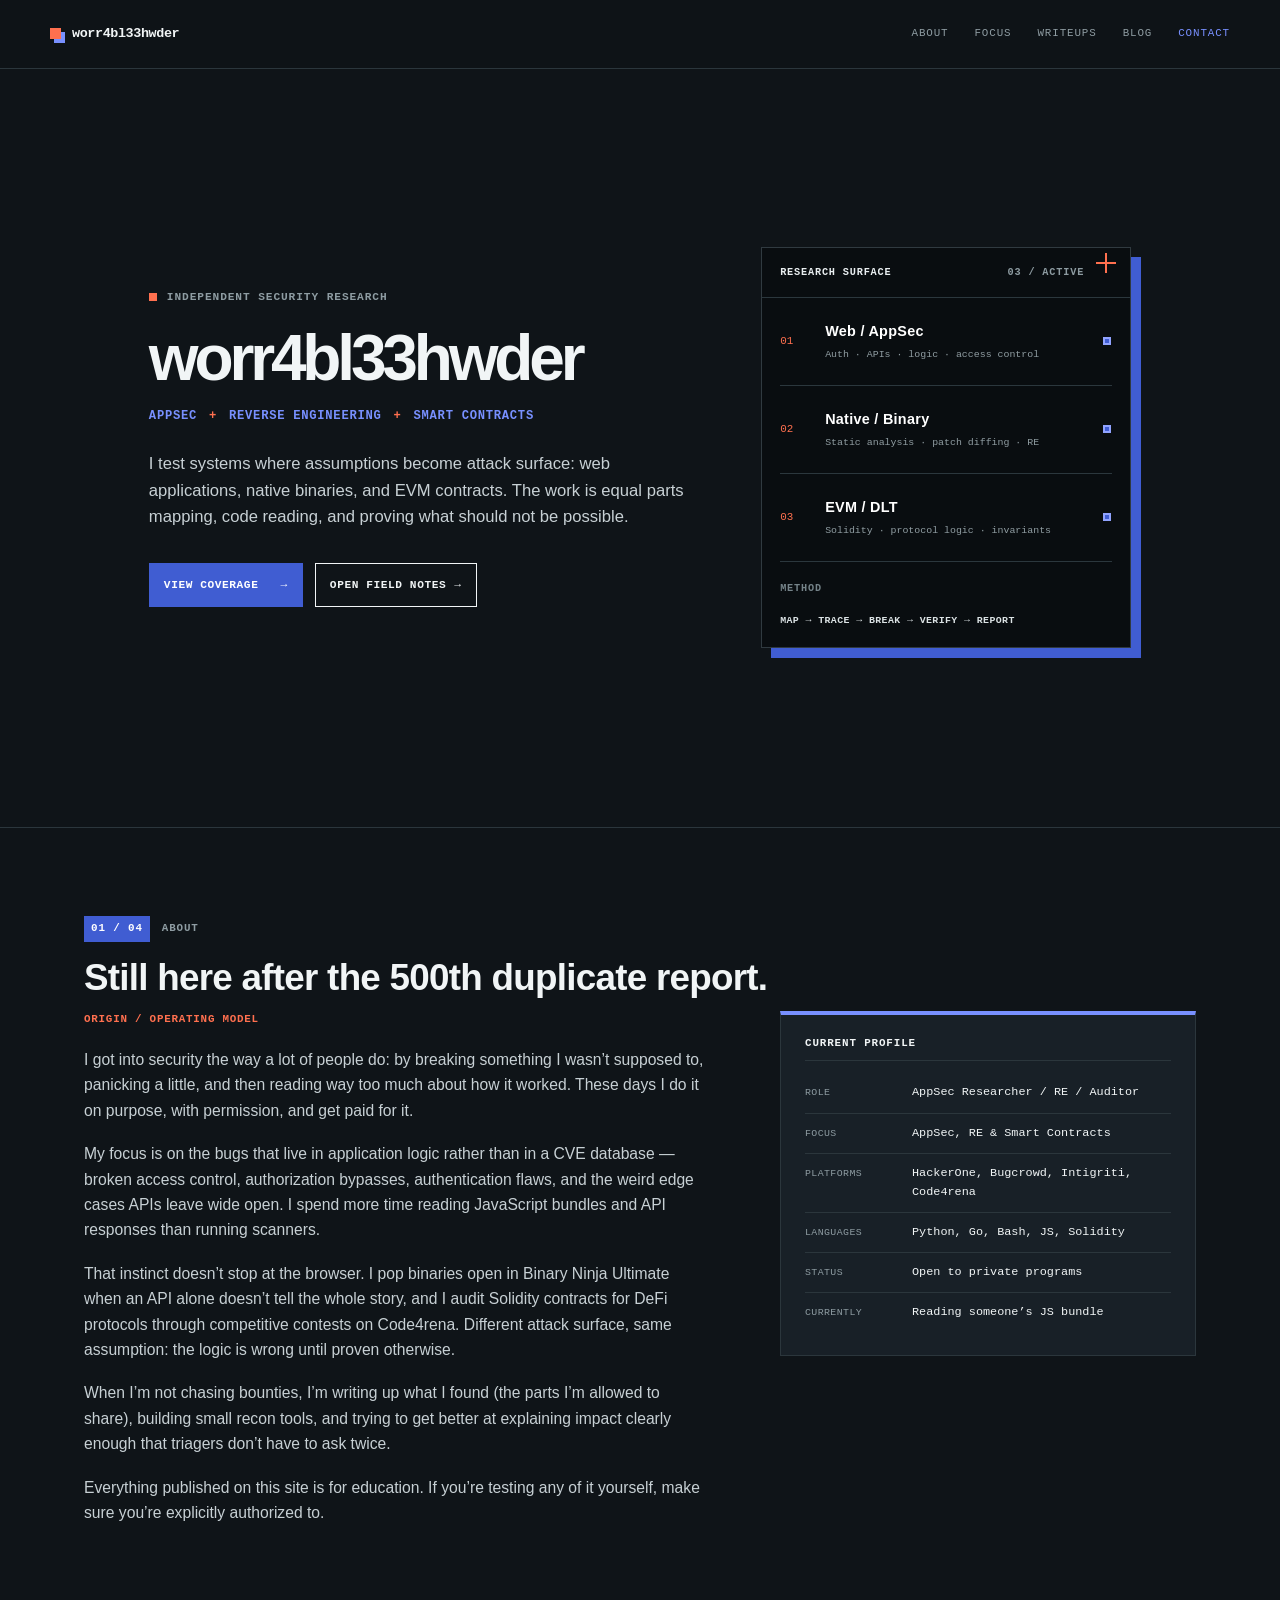
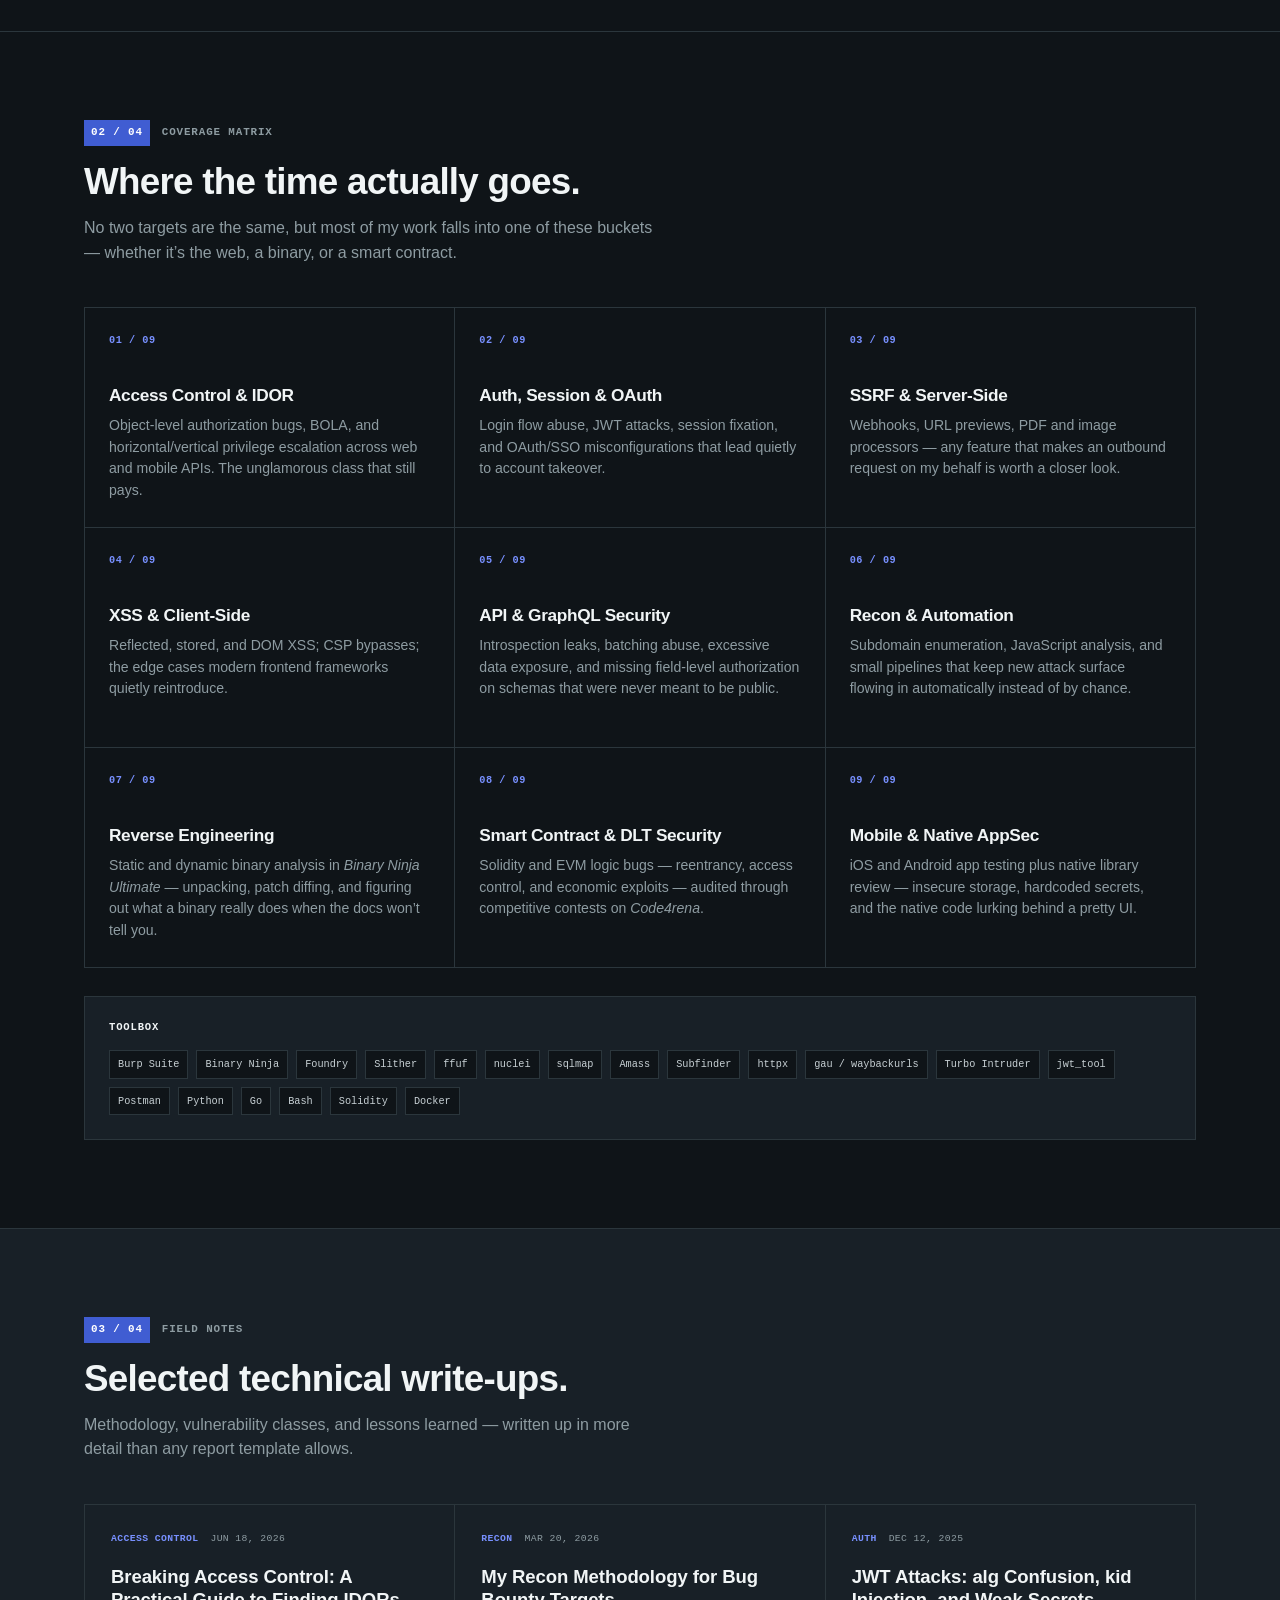
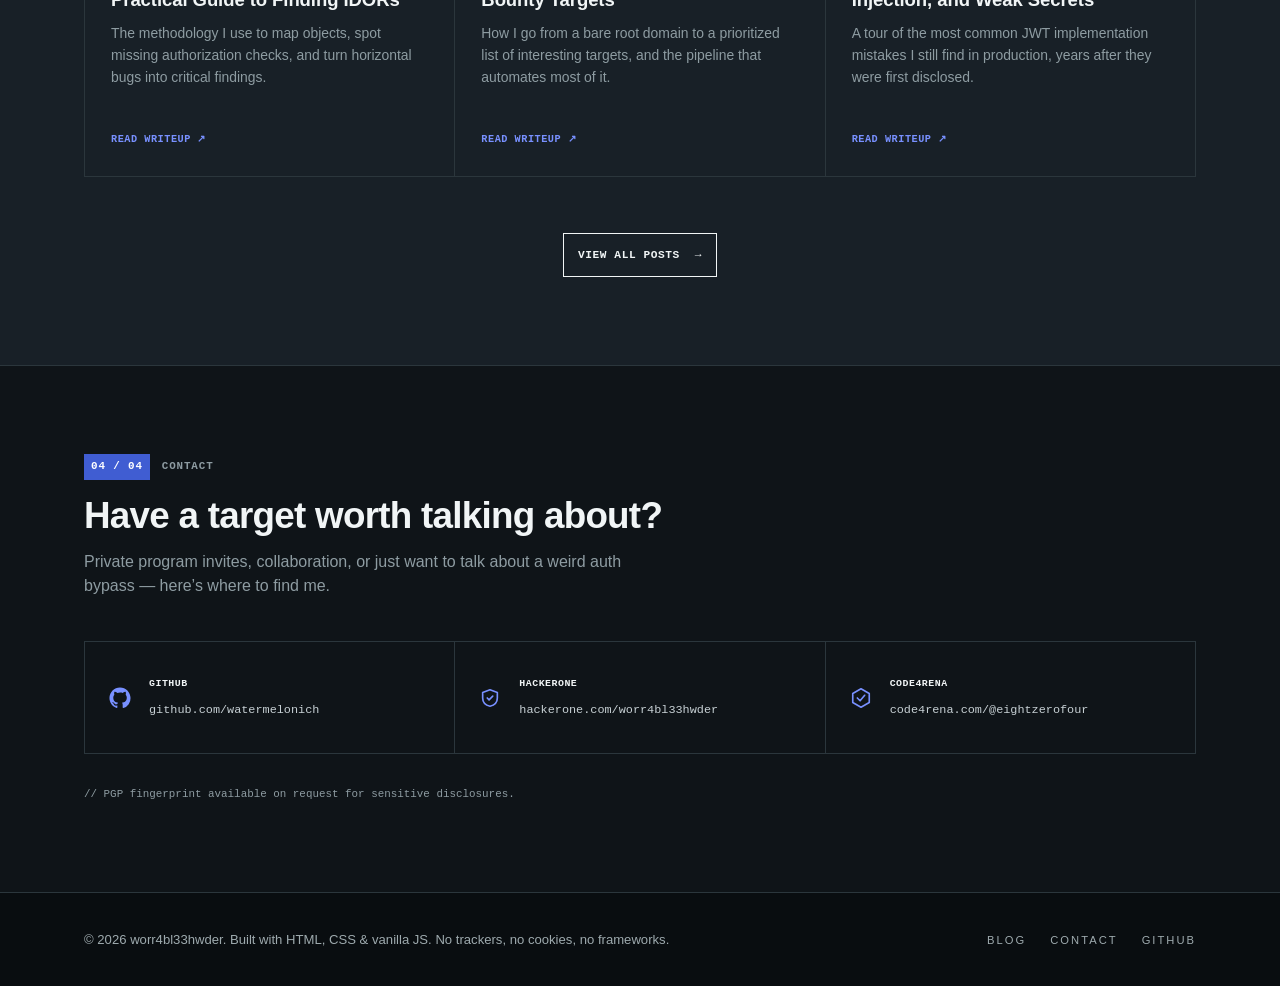
<file: index.html>
<!doctype html>
<html lang="en">
<head>
  <meta charset="UTF-8" />
  <meta name="viewport" content="width=device-width, initial-scale=1.0" />
  <title>worr4bl33hwder — AppSec Researcher, RE &amp; Smart Contract Auditor</title>
  <meta name="description" content="Portfolio of worr4bl33hwder — application security researcher, bug bounty hunter, reverse engineer (Binary Ninja Ultimate), and smart contract/DLT auditor (Code4rena)." />
  <link rel="icon" type="image/svg+xml" href="assets/favicon.svg" />
  <link rel="stylesheet" href="css/style.css" />
</head>
<body>
  <a href="#main" class="skip-link">Skip to content</a>

  <header class="site-header" id="site-header">
    <div class="container nav-wrap">
      <a href="index.html" class="brand"><span class="brand-prompt">worr4bl33hwder</span><span class="cursor-blink">_</span></a>
      <nav class="nav-links" id="nav-links">
        <a href="#about">about</a>
        <a href="#focus">focus</a>
        <a href="#writeups">writeups</a>
        <a href="blog/index.html">blog</a>
        <a href="#contact" class="nav-cta">contact</a>
      </nav>
      <button class="nav-toggle" id="nav-toggle" aria-label="Toggle navigation" aria-expanded="false">
        <span></span><span></span><span></span>
      </button>
    </div>
  </header>

  <main id="main">
    <!-- ================= HERO ================= -->
    <section class="hero">
      <div class="container hero-grid">
        <div class="hero-copy">
          <span class="hero-tag reveal">Independent security research</span>
          <h1 class="reveal">worr4bl33hwder</h1>
          <p class="hero-role reveal">AppSec <span>+</span> Reverse Engineering <span>+</span> Smart Contracts</p>
          <p class="lead reveal">I test systems where assumptions become attack surface: web applications, native binaries, and EVM contracts. The work is equal parts mapping, code reading, and proving what should not be possible.</p>
          <div class="btn-row reveal">
            <a href="#focus" class="btn btn-primary">View coverage</a>
            <a href="blog/index.html" class="btn btn-outline">Open field notes</a>
          </div>
        </div>

        <aside class="scope-map reveal" aria-label="Research coverage map">
          <header class="scope-head">
            <span>Research surface</span>
            <span class="scope-index">03 / active</span>
          </header>
          <div class="scope-rows">
            <div class="scope-row">
              <span class="scope-code">01</span>
              <div><strong>Web / AppSec</strong><span>Auth &middot; APIs &middot; logic &middot; access control</span></div>
              <i aria-hidden="true"></i>
            </div>
            <div class="scope-row">
              <span class="scope-code">02</span>
              <div><strong>Native / Binary</strong><span>Static analysis &middot; patch diffing &middot; RE</span></div>
              <i aria-hidden="true"></i>
            </div>
            <div class="scope-row">
              <span class="scope-code">03</span>
              <div><strong>EVM / DLT</strong><span>Solidity &middot; protocol logic &middot; invariants</span></div>
              <i aria-hidden="true"></i>
            </div>
          </div>
          <footer class="scope-foot">
            <span>Method</span>
            <strong>MAP &rarr; TRACE &rarr; BREAK &rarr; VERIFY &rarr; REPORT</strong>
          </footer>
        </aside>
      </div>
    </section>

    <!-- ================= ABOUT ================= -->
    <section id="about">
      <div class="container">
        <span class="eyebrow reveal"><span class="part">01 / 04</span>About</span>
        <h2 class="section-heading reveal">Still here after the 500th duplicate report.</h2>

        <div class="about-grid">
          <div class="reveal">
            <p class="lead-line">Origin / operating model</p>
            <p>I got into security the way a lot of people do: by breaking something I wasn&rsquo;t supposed to, panicking a little, and then reading way too much about how it worked. These days I do it on purpose, with permission, and get paid for it.</p>
            <p>My focus is on the bugs that live in application logic rather than in a CVE database &mdash; broken access control, authorization bypasses, authentication flaws, and the weird edge cases APIs leave wide open. I spend more time reading JavaScript bundles and API responses than running scanners.</p>
            <p>That instinct doesn&rsquo;t stop at the browser. I pop binaries open in Binary Ninja Ultimate when an API alone doesn&rsquo;t tell the whole story, and I audit Solidity contracts for DeFi protocols through competitive contests on Code4rena. Different attack surface, same assumption: the logic is wrong until proven otherwise.</p>
            <p>When I&rsquo;m not chasing bounties, I&rsquo;m writing up what I found (the parts I&rsquo;m allowed to share), building small recon tools, and trying to get better at explaining impact clearly enough that triagers don&rsquo;t have to ask twice.</p>
            <p>Everything published on this site is for education. If you&rsquo;re testing any of it yourself, make sure you&rsquo;re explicitly authorized to.</p>
          </div>

          <div class="file-card reveal">
            <h3>Current profile</h3>
            <ul>
              <li><span>role</span><span>AppSec Researcher / RE / Auditor</span></li>
              <li><span>focus</span><span>AppSec, RE &amp; Smart Contracts</span></li>
              <li><span>platforms</span><span>HackerOne, Bugcrowd, Intigriti, Code4rena</span></li>
              <li><span>languages</span><span>Python, Go, Bash, JS, Solidity</span></li>
              <li><span>status</span><span>Open to private programs</span></li>
              <li><span>currently</span><span>Reading someone&rsquo;s JS bundle</span></li>
            </ul>
          </div>
        </div>
      </div>
    </section>

    <!-- ================= FOCUS AREAS ================= -->
    <section id="focus">
      <div class="container">
        <span class="eyebrow reveal"><span class="part">02 / 04</span>Coverage Matrix</span>
        <h2 class="section-heading reveal">Where the time actually goes.</h2>
        <p class="section-sub reveal">No two targets are the same, but most of my work falls into one of these buckets &mdash; whether it&rsquo;s the web, a binary, or a smart contract.</p>

        <div class="card-grid">
          <div class="card reveal">
            <span class="card-num">01 / 09</span>
            <div>
              <h3>Access Control &amp; IDOR</h3>
              <p>Object-level authorization bugs, BOLA, and horizontal/vertical privilege escalation across web and mobile APIs. The unglamorous class that still pays.</p>
            </div>
          </div>

          <div class="card reveal">
            <span class="card-num">02 / 09</span>
            <div>
              <h3>Auth, Session &amp; OAuth</h3>
              <p>Login flow abuse, JWT attacks, session fixation, and OAuth/SSO misconfigurations that lead quietly to account takeover.</p>
            </div>
          </div>

          <div class="card reveal">
            <span class="card-num">03 / 09</span>
            <div>
              <h3>SSRF &amp; Server-Side</h3>
              <p>Webhooks, URL previews, PDF and image processors &mdash; any feature that makes an outbound request on my behalf is worth a closer look.</p>
            </div>
          </div>

          <div class="card reveal">
            <span class="card-num">04 / 09</span>
            <div>
              <h3>XSS &amp; Client-Side</h3>
              <p>Reflected, stored, and DOM XSS; CSP bypasses; the edge cases modern frontend frameworks quietly reintroduce.</p>
            </div>
          </div>

          <div class="card reveal">
            <span class="card-num">05 / 09</span>
            <div>
              <h3>API &amp; GraphQL Security</h3>
              <p>Introspection leaks, batching abuse, excessive data exposure, and missing field-level authorization on schemas that were never meant to be public.</p>
            </div>
          </div>

          <div class="card reveal">
            <span class="card-num">06 / 09</span>
            <div>
              <h3>Recon &amp; Automation</h3>
              <p>Subdomain enumeration, JavaScript analysis, and small pipelines that keep new attack surface flowing in automatically instead of by chance.</p>
            </div>
          </div>

          <div class="card reveal">
            <span class="card-num">07 / 09</span>
            <div>
              <h3>Reverse Engineering</h3>
              <p>Static and dynamic binary analysis in <em>Binary Ninja Ultimate</em> &mdash; unpacking, patch diffing, and figuring out what a binary really does when the docs won&rsquo;t tell you.</p>
            </div>
          </div>

          <div class="card reveal">
            <span class="card-num">08 / 09</span>
            <div>
              <h3>Smart Contract &amp; DLT Security</h3>
              <p>Solidity and EVM logic bugs &mdash; reentrancy, access control, and economic exploits &mdash; audited through competitive contests on <em>Code4rena</em>.</p>
            </div>
          </div>

          <div class="card reveal">
            <span class="card-num">09 / 09</span>
            <div>
              <h3>Mobile &amp; Native AppSec</h3>
              <p>iOS and Android app testing plus native library review &mdash; insecure storage, hardcoded secrets, and the native code lurking behind a pretty UI.</p>
            </div>
          </div>
        </div>

        <div class="toolbox reveal">
          <h3>Toolbox</h3>
          <div class="tag-cloud">
            <span class="tag">Burp Suite</span>
            <span class="tag">Binary Ninja</span>
            <span class="tag">Foundry</span>
            <span class="tag">Slither</span>
            <span class="tag">ffuf</span>
            <span class="tag">nuclei</span>
            <span class="tag">sqlmap</span>
            <span class="tag">Amass</span>
            <span class="tag">Subfinder</span>
            <span class="tag">httpx</span>
            <span class="tag">gau / waybackurls</span>
            <span class="tag">Turbo Intruder</span>
            <span class="tag">jwt_tool</span>
            <span class="tag">Postman</span>
            <span class="tag">Python</span>
            <span class="tag">Go</span>
            <span class="tag">Bash</span>
            <span class="tag">Solidity</span>
            <span class="tag">Docker</span>
          </div>
        </div>
      </div>
    </section>

    <!-- ================= FEATURED WRITEUPS ================= -->
    <section id="writeups" class="section-alt">
      <div class="container">
        <span class="eyebrow reveal"><span class="part">03 / 04</span>Field Notes</span>
        <h2 class="section-heading reveal">Selected technical write-ups.</h2>
        <p class="section-sub reveal">Methodology, vulnerability classes, and lessons learned &mdash; written up in more detail than any report template allows.</p>

        <div class="blog-grid">
          <a class="post-card reveal" href="blog/idor-access-control-guide.html">
            <div class="post-meta"><span class="tag-pill">Access Control</span><span>Jun 18, 2026</span></div>
            <h3>Breaking Access Control: A Practical Guide to Finding IDORs</h3>
            <p>The methodology I use to map objects, spot missing authorization checks, and turn horizontal bugs into critical findings.</p>
            <span class="read-more">Read writeup</span>
          </a>

          <a class="post-card reveal" href="blog/recon-methodology.html">
            <div class="post-meta"><span class="tag-pill">Recon</span><span>Mar 20, 2026</span></div>
            <h3>My Recon Methodology for Bug Bounty Targets</h3>
            <p>How I go from a bare root domain to a prioritized list of interesting targets, and the pipeline that automates most of it.</p>
            <span class="read-more">Read writeup</span>
          </a>

          <a class="post-card reveal" href="blog/jwt-attacks-alg-confusion.html">
            <div class="post-meta"><span class="tag-pill">Auth</span><span>Dec 12, 2025</span></div>
            <h3>JWT Attacks: alg Confusion, kid Injection, and Weak Secrets</h3>
            <p>A tour of the most common JWT implementation mistakes I still find in production, years after they were first disclosed.</p>
            <span class="read-more">Read writeup</span>
          </a>
        </div>

        <div class="section-footer-link reveal">
          <a href="blog/index.html" class="btn btn-outline">View All Posts</a>
        </div>
      </div>
    </section>

    <!-- ================= CONTACT ================= -->
    <section id="contact">
      <div class="container">
        <span class="eyebrow reveal"><span class="part">04 / 04</span>Contact</span>
        <h2 class="section-heading reveal">Have a target worth talking about?</h2>
        <p class="section-sub reveal">Private program invites, collaboration, or just want to talk about a weird auth bypass &mdash; here&rsquo;s where to find me.</p>

        <div class="contact-grid">
          <a class="contact-card reveal" href="https://github.com/watermelonich" target="_blank" rel="noopener noreferrer">
            <svg class="icon" viewBox="0 0 24 24" fill="currentColor" stroke="none"><path d="M12 .5C5.73.5.5 5.73.5 12c0 5.09 3.29 9.4 7.86 10.93.57.1.78-.25.78-.55 0-.27-.01-1.16-.02-2.11-3.2.7-3.88-1.36-3.88-1.36-.53-1.34-1.29-1.7-1.29-1.7-1.05-.72.08-.71.08-.71 1.16.08 1.77 1.19 1.77 1.19 1.03 1.76 2.7 1.25 3.36.96.1-.75.4-1.25.73-1.54-2.55-.29-5.23-1.28-5.23-5.69 0-1.26.45-2.29 1.19-3.09-.12-.29-.52-1.46.11-3.05 0 0 .97-.31 3.18 1.18a11 11 0 0 1 2.9-.39c.98.01 1.97.13 2.9.39 2.2-1.49 3.17-1.18 3.17-1.18.63 1.59.23 2.76.11 3.05.74.8 1.19 1.83 1.19 3.09 0 4.42-2.69 5.4-5.25 5.68.41.36.78 1.07.78 2.15 0 1.55-.01 2.8-.01 3.18 0 .3.2.66.79.55A10.98 10.98 0 0 0 23.5 12c0-6.27-5.23-11.5-11.5-11.5Z"/></svg>
            <div><strong>GitHub</strong><span>github.com/watermelonich</span></div>
          </a>

          <a class="contact-card reveal" href="https://hackerone.com/worr4bl33hwder" target="_blank" rel="noopener noreferrer">
            <svg class="icon" viewBox="0 0 24 24" fill="none" stroke="currentColor" stroke-width="1.8" stroke-linecap="round" stroke-linejoin="round"><path d="M12 3 4 6v6c0 4.5 3.4 7.9 8 9 4.6-1.1 8-4.5 8-9V6l-8-3Z"/><path d="m9 12 2 2 4-4"/></svg>
            <div><strong>HackerOne</strong><span>hackerone.com/worr4bl33hwder</span></div>
          </a>

          <a class="contact-card reveal" href="https://code4rena.com/@eightzerofour" target="_blank" rel="noopener noreferrer">
            <svg class="icon" viewBox="0 0 24 24" fill="none" stroke="currentColor" stroke-width="1.8" stroke-linecap="round" stroke-linejoin="round"><path d="M12 2 21 7v10l-9 5-9-5V7l9-5Z"/><path d="m8 12 3 3 5-6"/></svg>
            <div><strong>Code4rena</strong><span>code4rena.com/@eightzerofour</span></div>
          </a>
        </div>

        <p class="pgp-note reveal">// PGP fingerprint available on request for sensitive disclosures.</p>
      </div>
    </section>
  </main>

  <footer class="site-footer">
    <div class="container footer-wrap">
      <p>&copy; <span id="year"></span> worr4bl33hwder. Built with HTML, CSS &amp; vanilla JS. No trackers, no cookies, no frameworks.</p>
      <div class="footer-links">
        <a href="blog/index.html">blog</a>
        <a href="#contact">contact</a>
        <a href="https://github.com/watermelonich" target="_blank" rel="noopener noreferrer">github</a>
      </div>
    </div>
  </footer>

  <button class="back-to-top" id="back-to-top" aria-label="Back to top">&uarr;</button>

  <script src="js/main.js"></script>
</body>
</html>
</file>
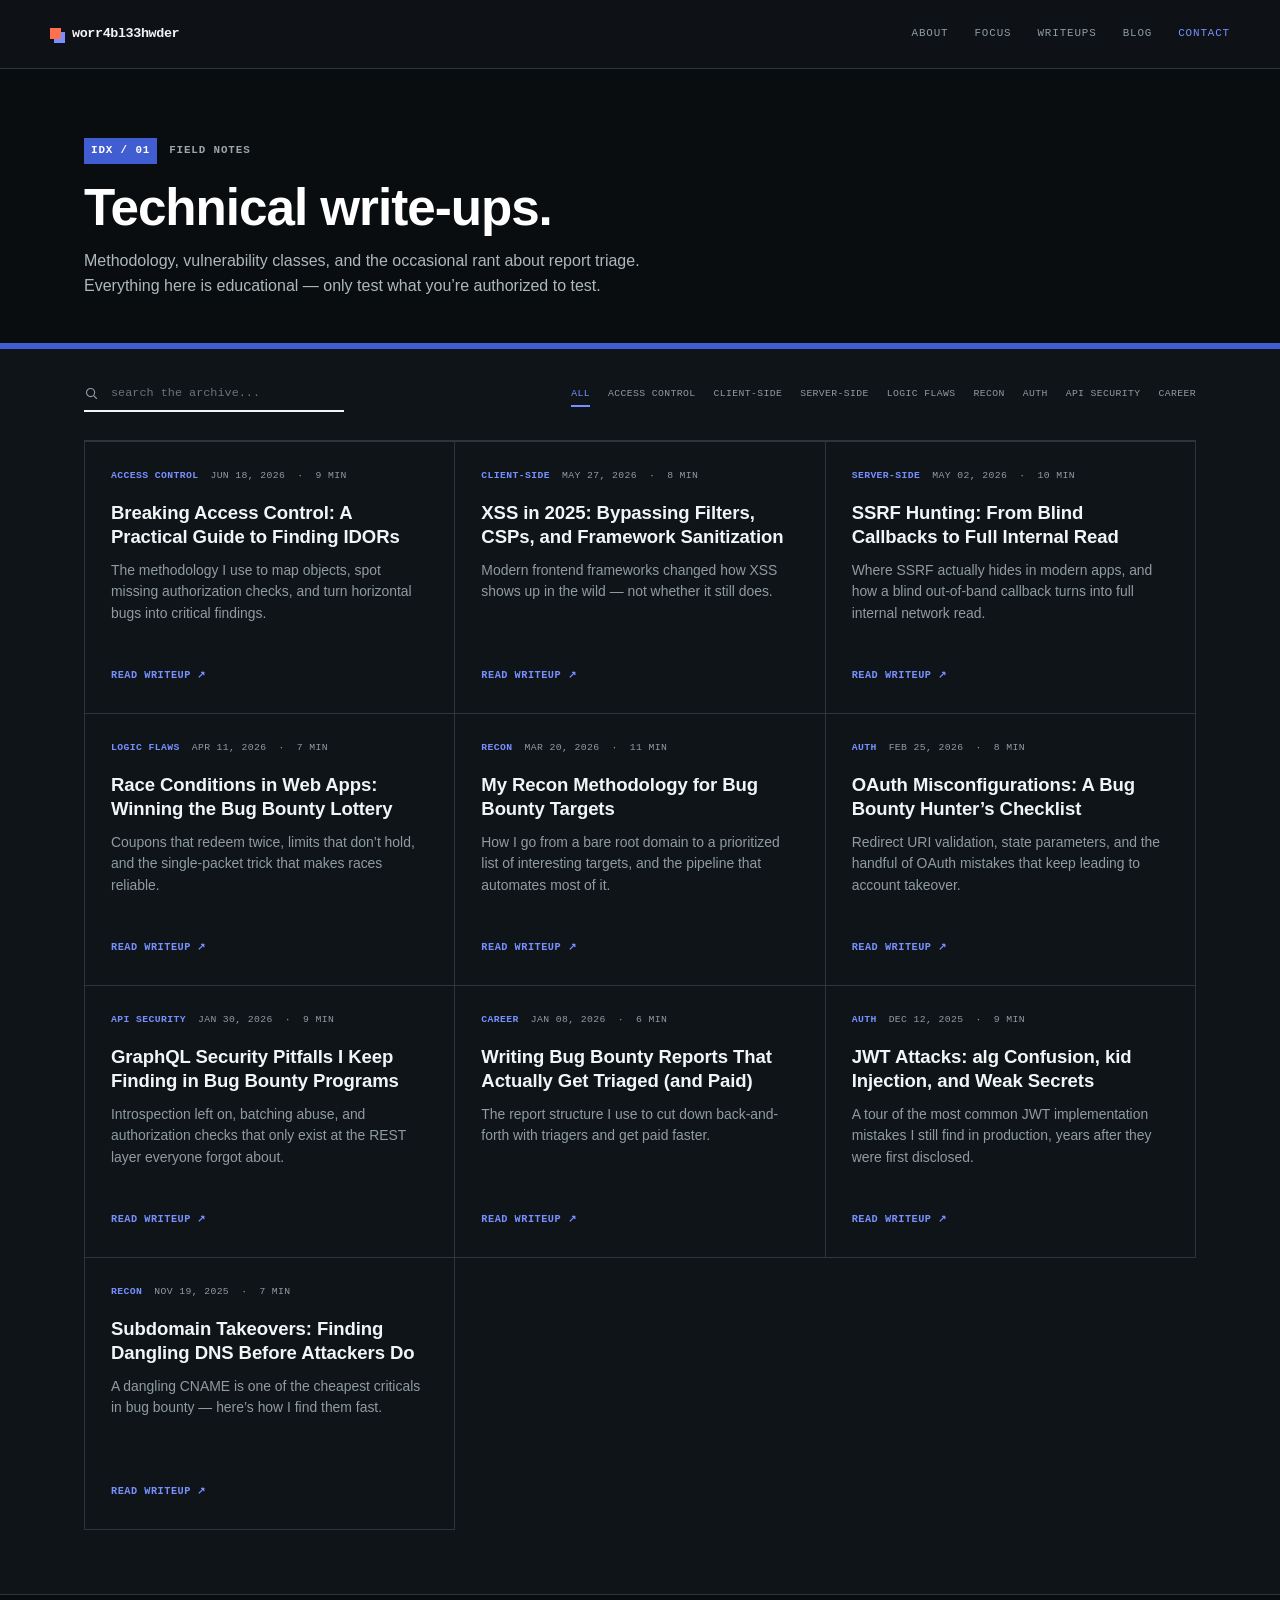
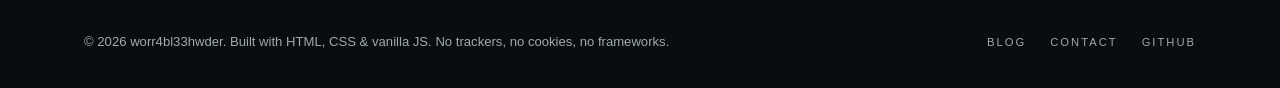
<file: blog/index.html>
<!doctype html>
<html lang="en">
<head>
  <meta charset="UTF-8" />
  <meta name="viewport" content="width=device-width, initial-scale=1.0" />
  <title>Blog — worr4bl33hwder</title>
  <meta name="description" content="Write-ups on web application security, bug bounty methodology, and the vulnerability classes I find most in the wild." />
  <link rel="icon" type="image/svg+xml" href="../assets/favicon.svg" />
  <link rel="stylesheet" href="../css/style.css" />
</head>
<body>
  <a href="#main" class="skip-link">Skip to content</a>

  <header class="site-header" id="site-header">
    <div class="container nav-wrap">
      <a href="../index.html" class="brand"><span class="brand-prompt">worr4bl33hwder</span><span class="cursor-blink">_</span></a>
      <nav class="nav-links" id="nav-links">
        <a href="../index.html#about">about</a>
        <a href="../index.html#focus">focus</a>
        <a href="../index.html#writeups">writeups</a>
        <a href="index.html">blog</a>
        <a href="../index.html#contact" class="nav-cta">contact</a>
      </nav>
      <button class="nav-toggle" id="nav-toggle" aria-label="Toggle navigation" aria-expanded="false">
        <span></span><span></span><span></span>
      </button>
    </div>
  </header>

  <main id="main">
    <section class="blog-hero">
      <div class="container">
        <span class="eyebrow reveal"><span class="part">IDX / 01</span>Field Notes</span>
        <h1 class="section-heading reveal">Technical write-ups.</h1>
        <p class="section-sub reveal">Methodology, vulnerability classes, and the occasional rant about report triage. Everything here is educational &mdash; only test what you&rsquo;re authorized to test.</p>
      </div>
    </section>

    <section class="post-body" style="padding-top: 0;">
      <div class="container">
        <div class="blog-toolbar reveal">
          <div class="search-box">
            <svg viewBox="0 0 24 24" fill="none" stroke="currentColor" stroke-width="1.8" stroke-linecap="round" stroke-linejoin="round"><circle cx="10.5" cy="10.5" r="6.5"/><line x1="20" y1="20" x2="15.5" y2="15.5"/></svg>
            <input type="text" id="blog-search" placeholder="search the archive..." aria-label="Search blog posts" />
          </div>
          <div class="filter-bar" role="group" aria-label="Filter posts by category">
            <button class="filter-btn active" data-filter="all">All</button>
            <button class="filter-btn" data-filter="access-control">Access Control</button>
            <button class="filter-btn" data-filter="client-side">Client-Side</button>
            <button class="filter-btn" data-filter="server-side">Server-Side</button>
            <button class="filter-btn" data-filter="logic-flaws">Logic Flaws</button>
            <button class="filter-btn" data-filter="recon">Recon</button>
            <button class="filter-btn" data-filter="auth">Auth</button>
            <button class="filter-btn" data-filter="api-security">API Security</button>
            <button class="filter-btn" data-filter="career">Career</button>
          </div>
        </div>

        <div class="blog-grid">
          <a class="post-card reveal" href="idor-access-control-guide.html" data-post data-category="access-control" data-search="idor access control guide bola authorization horizontal vertical privilege escalation">
            <div class="post-meta"><span class="tag-pill">Access Control</span><span>Jun 18, 2026</span><span>&middot;</span><span>9 min</span></div>
            <h3>Breaking Access Control: A Practical Guide to Finding IDORs</h3>
            <p>The methodology I use to map objects, spot missing authorization checks, and turn horizontal bugs into critical findings.</p>
            <span class="read-more">Read writeup</span>
          </a>

          <a class="post-card reveal" href="xss-bypassing-csp-2025.html" data-post data-category="client-side" data-search="xss cross site scripting csp bypass sanitization dom mutation framework react vue">
            <div class="post-meta"><span class="tag-pill">Client-Side</span><span>May 27, 2026</span><span>&middot;</span><span>8 min</span></div>
            <h3>XSS in 2025: Bypassing Filters, CSPs, and Framework Sanitization</h3>
            <p>Modern frontend frameworks changed how XSS shows up in the wild &mdash; not whether it still does.</p>
            <span class="read-more">Read writeup</span>
          </a>

          <a class="post-card reveal" href="ssrf-blind-to-full-read.html" data-post data-category="server-side" data-search="ssrf server side request forgery blind cloud metadata webhook internal">
            <div class="post-meta"><span class="tag-pill">Server-Side</span><span>May 02, 2026</span><span>&middot;</span><span>10 min</span></div>
            <h3>SSRF Hunting: From Blind Callbacks to Full Internal Read</h3>
            <p>Where SSRF actually hides in modern apps, and how a blind out-of-band callback turns into full internal network read.</p>
            <span class="read-more">Read writeup</span>
          </a>

          <a class="post-card reveal" href="race-conditions-bug-bounty.html" data-post data-category="logic-flaws" data-search="race condition toctou single packet attack turbo intruder logic flaw">
            <div class="post-meta"><span class="tag-pill">Logic Flaws</span><span>Apr 11, 2026</span><span>&middot;</span><span>7 min</span></div>
            <h3>Race Conditions in Web Apps: Winning the Bug Bounty Lottery</h3>
            <p>Coupons that redeem twice, limits that don&rsquo;t hold, and the single-packet trick that makes races reliable.</p>
            <span class="read-more">Read writeup</span>
          </a>

          <a class="post-card reveal" href="recon-methodology.html" data-post data-category="recon" data-search="recon methodology subdomain enumeration osint automation pipeline js analysis">
            <div class="post-meta"><span class="tag-pill">Recon</span><span>Mar 20, 2026</span><span>&middot;</span><span>11 min</span></div>
            <h3>My Recon Methodology for Bug Bounty Targets</h3>
            <p>How I go from a bare root domain to a prioritized list of interesting targets, and the pipeline that automates most of it.</p>
            <span class="read-more">Read writeup</span>
          </a>

          <a class="post-card reveal" href="oauth-misconfigurations.html" data-post data-category="auth" data-search="oauth misconfiguration redirect uri state csrf account takeover sso pkce">
            <div class="post-meta"><span class="tag-pill">Auth</span><span>Feb 25, 2026</span><span>&middot;</span><span>8 min</span></div>
            <h3>OAuth Misconfigurations: A Bug Bounty Hunter&rsquo;s Checklist</h3>
            <p>Redirect URI validation, state parameters, and the handful of OAuth mistakes that keep leading to account takeover.</p>
            <span class="read-more">Read writeup</span>
          </a>

          <a class="post-card reveal" href="graphql-security-pitfalls.html" data-post data-category="api-security" data-search="graphql api security introspection batching aliasing nested query denial of service">
            <div class="post-meta"><span class="tag-pill">API Security</span><span>Jan 30, 2026</span><span>&middot;</span><span>9 min</span></div>
            <h3>GraphQL Security Pitfalls I Keep Finding in Bug Bounty Programs</h3>
            <p>Introspection left on, batching abuse, and authorization checks that only exist at the REST layer everyone forgot about.</p>
            <span class="read-more">Read writeup</span>
          </a>

          <a class="post-card reveal" href="writing-better-bug-bounty-reports.html" data-post data-category="career" data-search="writing bug bounty reports triage severity cvss impact reproduction template career">
            <div class="post-meta"><span class="tag-pill">Career</span><span>Jan 08, 2026</span><span>&middot;</span><span>6 min</span></div>
            <h3>Writing Bug Bounty Reports That Actually Get Triaged (and Paid)</h3>
            <p>The report structure I use to cut down back-and-forth with triagers and get paid faster.</p>
            <span class="read-more">Read writeup</span>
          </a>

          <a class="post-card reveal" href="jwt-attacks-alg-confusion.html" data-post data-category="auth" data-search="jwt json web token alg confusion kid injection weak secret hmac rs256 jku x5u">
            <div class="post-meta"><span class="tag-pill">Auth</span><span>Dec 12, 2025</span><span>&middot;</span><span>9 min</span></div>
            <h3>JWT Attacks: alg Confusion, kid Injection, and Weak Secrets</h3>
            <p>A tour of the most common JWT implementation mistakes I still find in production, years after they were first disclosed.</p>
            <span class="read-more">Read writeup</span>
          </a>

          <a class="post-card reveal" href="subdomain-takeovers.html" data-post data-category="recon" data-search="subdomain takeover dangling dns cname unclaimed s3 heroku github pages">
            <div class="post-meta"><span class="tag-pill">Recon</span><span>Nov 19, 2025</span><span>&middot;</span><span>7 min</span></div>
            <h3>Subdomain Takeovers: Finding Dangling DNS Before Attackers Do</h3>
            <p>A dangling CNAME is one of the cheapest criticals in bug bounty &mdash; here&rsquo;s how I find them fast.</p>
            <span class="read-more">Read writeup</span>
          </a>
        </div>

        <p class="no-results" id="no-results">No posts match that search. Try a different term or clear the filter.</p>
      </div>
    </section>
  </main>

  <footer class="site-footer">
    <div class="container footer-wrap">
      <p>&copy; <span id="year"></span> worr4bl33hwder. Built with HTML, CSS &amp; vanilla JS. No trackers, no cookies, no frameworks.</p>
      <div class="footer-links">
        <a href="index.html">blog</a>
        <a href="../index.html#contact">contact</a>
        <a href="https://github.com/watermelonich" target="_blank" rel="noopener noreferrer">github</a>
      </div>
    </div>
  </footer>

  <button class="back-to-top" id="back-to-top" aria-label="Back to top">&uarr;</button>

  <script src="../js/main.js"></script>
  <script src="../js/blog.js"></script>
</body>
</html>
</file>
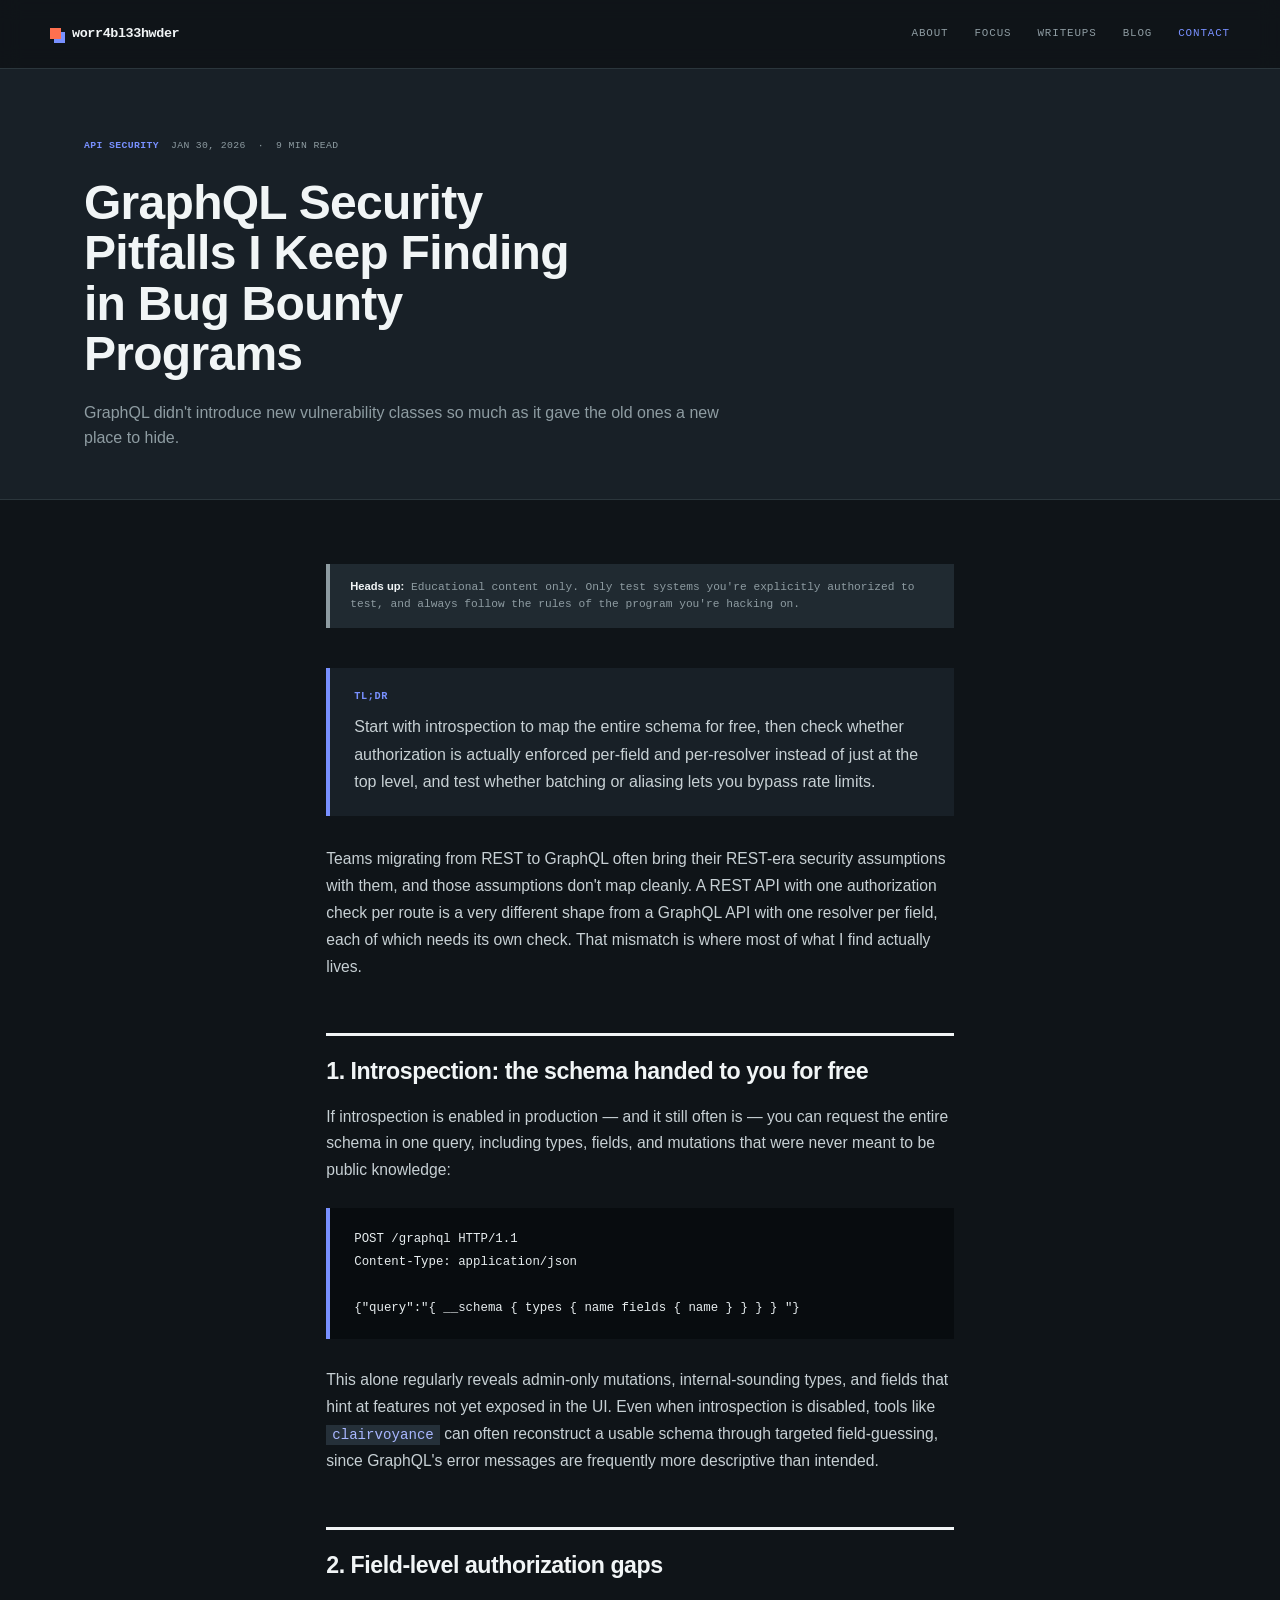
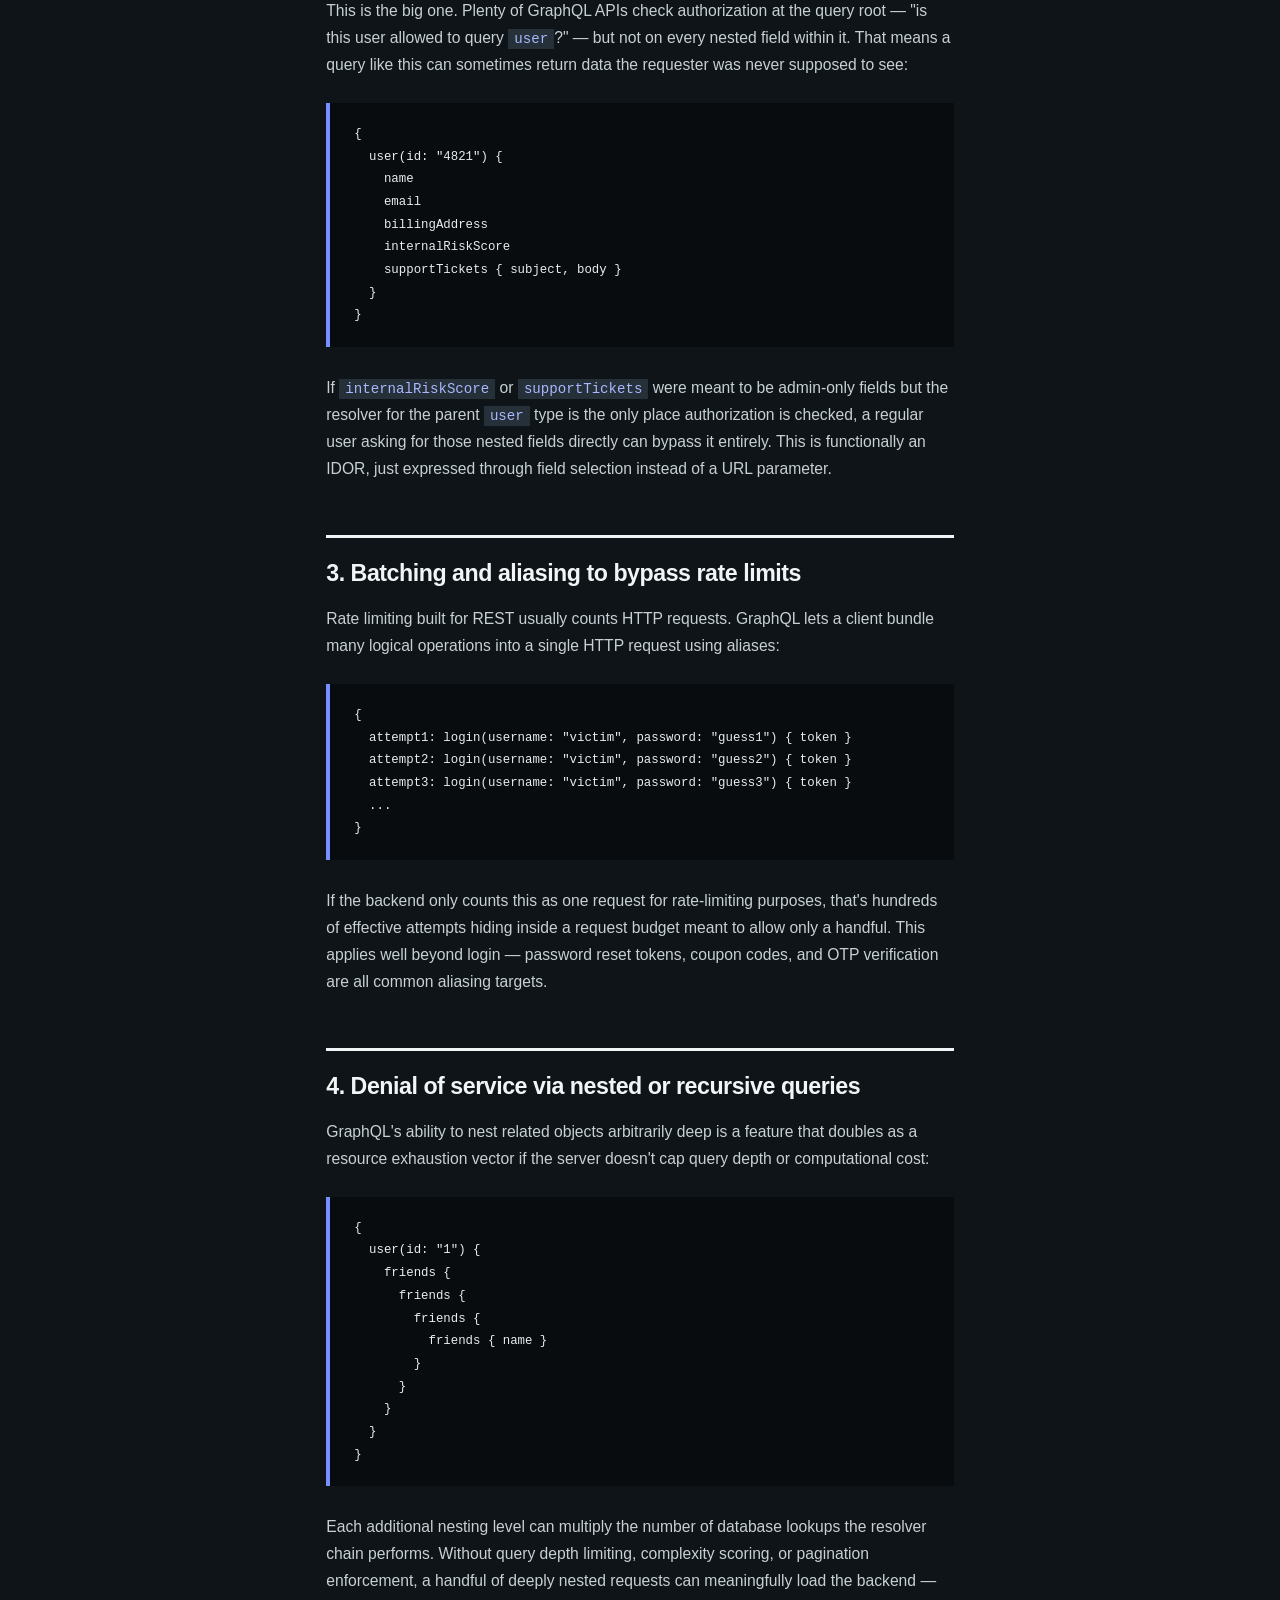
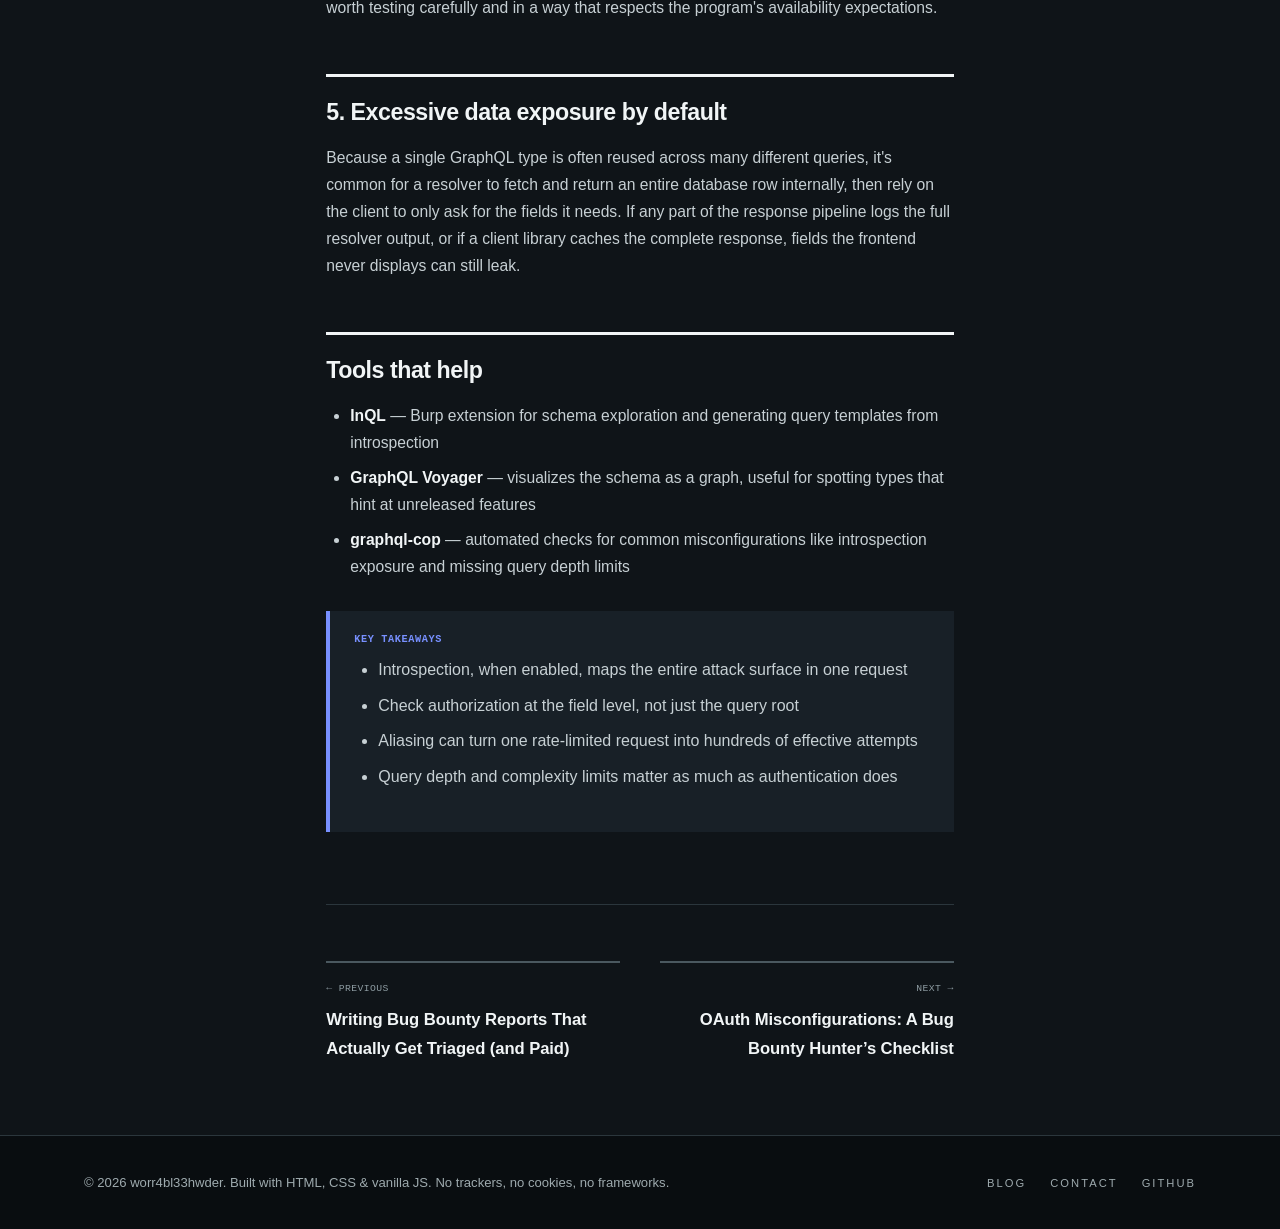
<file: blog/graphql-security-pitfalls.html>
<!doctype html>
<html lang="en">
<head>
  <meta charset="UTF-8" />
  <meta name="viewport" content="width=device-width, initial-scale=1.0" />
  <title>GraphQL Security Pitfalls I Keep Finding in Bug Bounty Programs — worr4bl33hwder</title>
  <meta name="description" content="Introspection left on, batching abuse, and authorization checks that only exist at the REST layer everyone forgot about." />
  <link rel="icon" type="image/svg+xml" href="../assets/favicon.svg" />
  <link rel="stylesheet" href="../css/style.css" />
</head>
<body>
  <a href="#main" class="skip-link">Skip to content</a>

  <header class="site-header" id="site-header">
    <div class="container nav-wrap">
      <a href="../index.html" class="brand"><span class="brand-prompt">worr4bl33hwder</span><span class="cursor-blink">_</span></a>
      <nav class="nav-links" id="nav-links">
        <a href="../index.html#about">about</a>
        <a href="../index.html#focus">focus</a>
        <a href="../index.html#writeups">writeups</a>
        <a href="index.html">blog</a>
        <a href="../index.html#contact" class="nav-cta">contact</a>
      </nav>
      <button class="nav-toggle" id="nav-toggle" aria-label="Toggle navigation" aria-expanded="false">
        <span></span><span></span><span></span>
      </button>
    </div>
  </header>

  <main id="main">
    <section class="post-header">
      <div class="container">
        <div class="post-meta">
          <span class="tag-pill">API Security</span><span>Jan 30, 2026</span><span>&middot;</span><span>9 min read</span>
        </div>
        <h1>GraphQL Security Pitfalls I Keep Finding in Bug Bounty Programs</h1>
        <p class="lead">GraphQL didn't introduce new vulnerability classes so much as it gave the old ones a new place to hide.</p>
      </div>
    </section>

    <section class="post-body">
      <div class="container">
        <article class="article">
          <div class="disclaimer"><strong>Heads up:</strong> Educational content only. Only test systems you're explicitly authorized to test, and always follow the rules of the program you're hacking on.</div>

          <div class="callout">
            <strong>TL;DR</strong>
            Start with introspection to map the entire schema for free, then check whether authorization is actually enforced per-field and per-resolver instead of just at the top level, and test whether batching or aliasing lets you bypass rate limits.
          </div>

          <p>Teams migrating from REST to GraphQL often bring their REST-era security assumptions with them, and those assumptions don't map cleanly. A REST API with one authorization check per route is a very different shape from a GraphQL API with one resolver per field, each of which needs its own check. That mismatch is where most of what I find actually lives.</p>

          <h2>1. Introspection: the schema handed to you for free</h2>
          <p>If introspection is enabled in production &mdash; and it still often is &mdash; you can request the entire schema in one query, including types, fields, and mutations that were never meant to be public knowledge:</p>
          <pre><code>POST /graphql HTTP/1.1
Content-Type: application/json

{"query":"{ __schema { types { name fields { name } } } } "}</code></pre>
          <p>This alone regularly reveals admin-only mutations, internal-sounding types, and fields that hint at features not yet exposed in the UI. Even when introspection is disabled, tools like <code>clairvoyance</code> can often reconstruct a usable schema through targeted field-guessing, since GraphQL's error messages are frequently more descriptive than intended.</p>

          <h2>2. Field-level authorization gaps</h2>
          <p>This is the big one. Plenty of GraphQL APIs check authorization at the query root &mdash; "is this user allowed to query <code>user</code>?" &mdash; but not on every nested field within it. That means a query like this can sometimes return data the requester was never supposed to see:</p>
          <pre><code>{
  user(id: "4821") {
    name
    email
    billingAddress
    internalRiskScore
    supportTickets { subject, body }
  }
}</code></pre>
          <p>If <code>internalRiskScore</code> or <code>supportTickets</code> were meant to be admin-only fields but the resolver for the parent <code>user</code> type is the only place authorization is checked, a regular user asking for those nested fields directly can bypass it entirely. This is functionally an IDOR, just expressed through field selection instead of a URL parameter.</p>

          <h2>3. Batching and aliasing to bypass rate limits</h2>
          <p>Rate limiting built for REST usually counts HTTP requests. GraphQL lets a client bundle many logical operations into a single HTTP request using aliases:</p>
          <pre><code>{
  attempt1: login(username: "victim", password: "guess1") { token }
  attempt2: login(username: "victim", password: "guess2") { token }
  attempt3: login(username: "victim", password: "guess3") { token }
  ...
}</code></pre>
          <p>If the backend only counts this as one request for rate-limiting purposes, that's hundreds of effective attempts hiding inside a request budget meant to allow only a handful. This applies well beyond login &mdash; password reset tokens, coupon codes, and OTP verification are all common aliasing targets.</p>

          <h2>4. Denial of service via nested or recursive queries</h2>
          <p>GraphQL's ability to nest related objects arbitrarily deep is a feature that doubles as a resource exhaustion vector if the server doesn't cap query depth or computational cost:</p>
          <pre><code>{
  user(id: "1") {
    friends {
      friends {
        friends {
          friends { name }
        }
      }
    }
  }
}</code></pre>
          <p>Each additional nesting level can multiply the number of database lookups the resolver chain performs. Without query depth limiting, complexity scoring, or pagination enforcement, a handful of deeply nested requests can meaningfully load the backend &mdash; worth testing carefully and in a way that respects the program's availability expectations.</p>

          <h2>5. Excessive data exposure by default</h2>
          <p>Because a single GraphQL type is often reused across many different queries, it's common for a resolver to fetch and return an entire database row internally, then rely on the client to only ask for the fields it needs. If any part of the response pipeline logs the full resolver output, or if a client library caches the complete response, fields the frontend never displays can still leak.</p>

          <h2>Tools that help</h2>
          <ul>
            <li><strong>InQL</strong> &mdash; Burp extension for schema exploration and generating query templates from introspection</li>
            <li><strong>GraphQL Voyager</strong> &mdash; visualizes the schema as a graph, useful for spotting types that hint at unreleased features</li>
            <li><strong>graphql-cop</strong> &mdash; automated checks for common misconfigurations like introspection exposure and missing query depth limits</li>
          </ul>

          <div class="callout">
            <strong>Key takeaways</strong>
            <ul style="margin-top:8px;">
              <li>Introspection, when enabled, maps the entire attack surface in one request</li>
              <li>Check authorization at the field level, not just the query root</li>
              <li>Aliasing can turn one rate-limited request into hundreds of effective attempts</li>
              <li>Query depth and complexity limits matter as much as authentication does</li>
            </ul>
          </div>

          <div class="post-footer">
            <div class="post-nav">
              <a href="writing-better-bug-bounty-reports.html">
                <span>&larr; previous</span>
                <span class="title">Writing Bug Bounty Reports That Actually Get Triaged (and Paid)</span>
              </a>
              <a class="next" href="oauth-misconfigurations.html">
                <span>next &rarr;</span>
                <span class="title">OAuth Misconfigurations: A Bug Bounty Hunter&rsquo;s Checklist</span>
              </a>
            </div>
          </div>
        </article>
      </div>
    </section>
  </main>

  <footer class="site-footer">
    <div class="container footer-wrap">
      <p>&copy; <span id="year"></span> worr4bl33hwder. Built with HTML, CSS &amp; vanilla JS. No trackers, no cookies, no frameworks.</p>
      <div class="footer-links">
        <a href="index.html">blog</a>
        <a href="../index.html#contact">contact</a>
        <a href="https://github.com/watermelonich" target="_blank" rel="noopener noreferrer">github</a>
      </div>
    </div>
  </footer>

  <button class="back-to-top" id="back-to-top" aria-label="Back to top">&uarr;</button>

  <script src="../js/main.js"></script>
  <script src="../js/blog.js"></script>
</body>
</html>
</file>
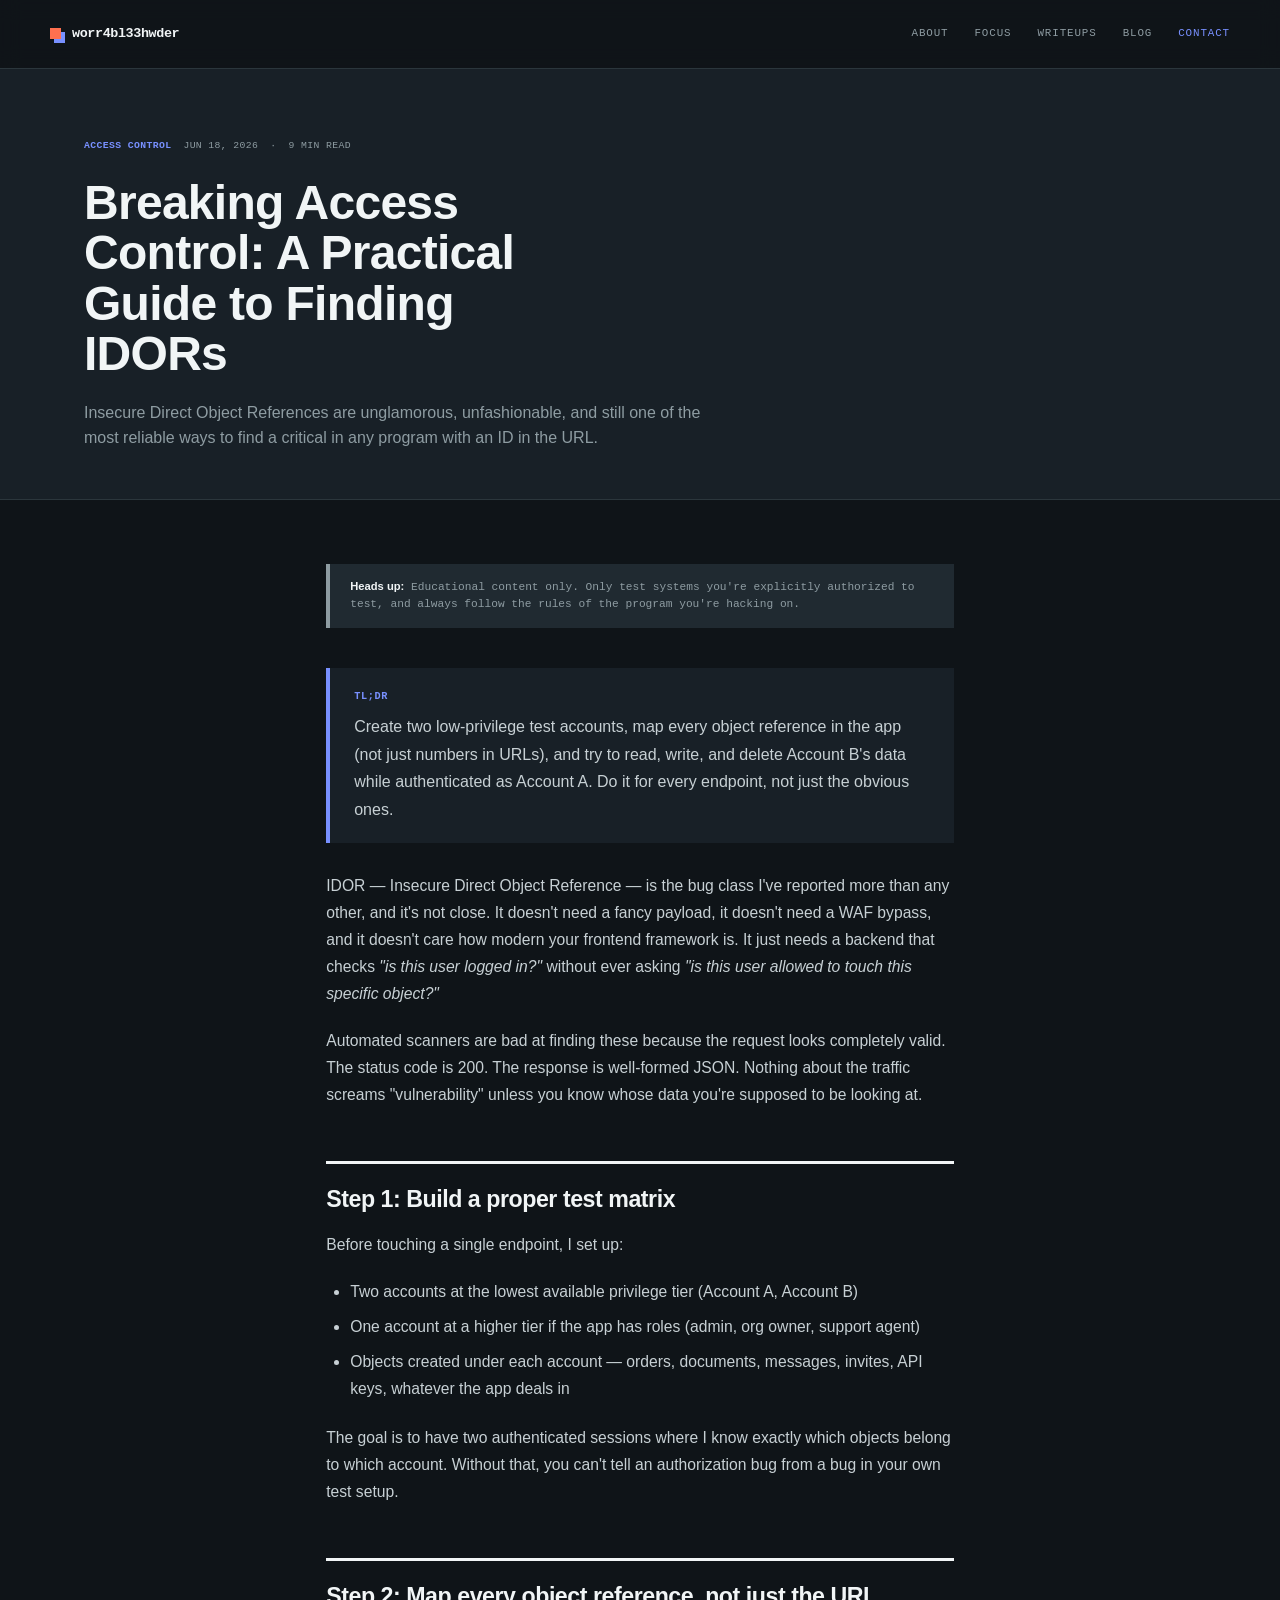
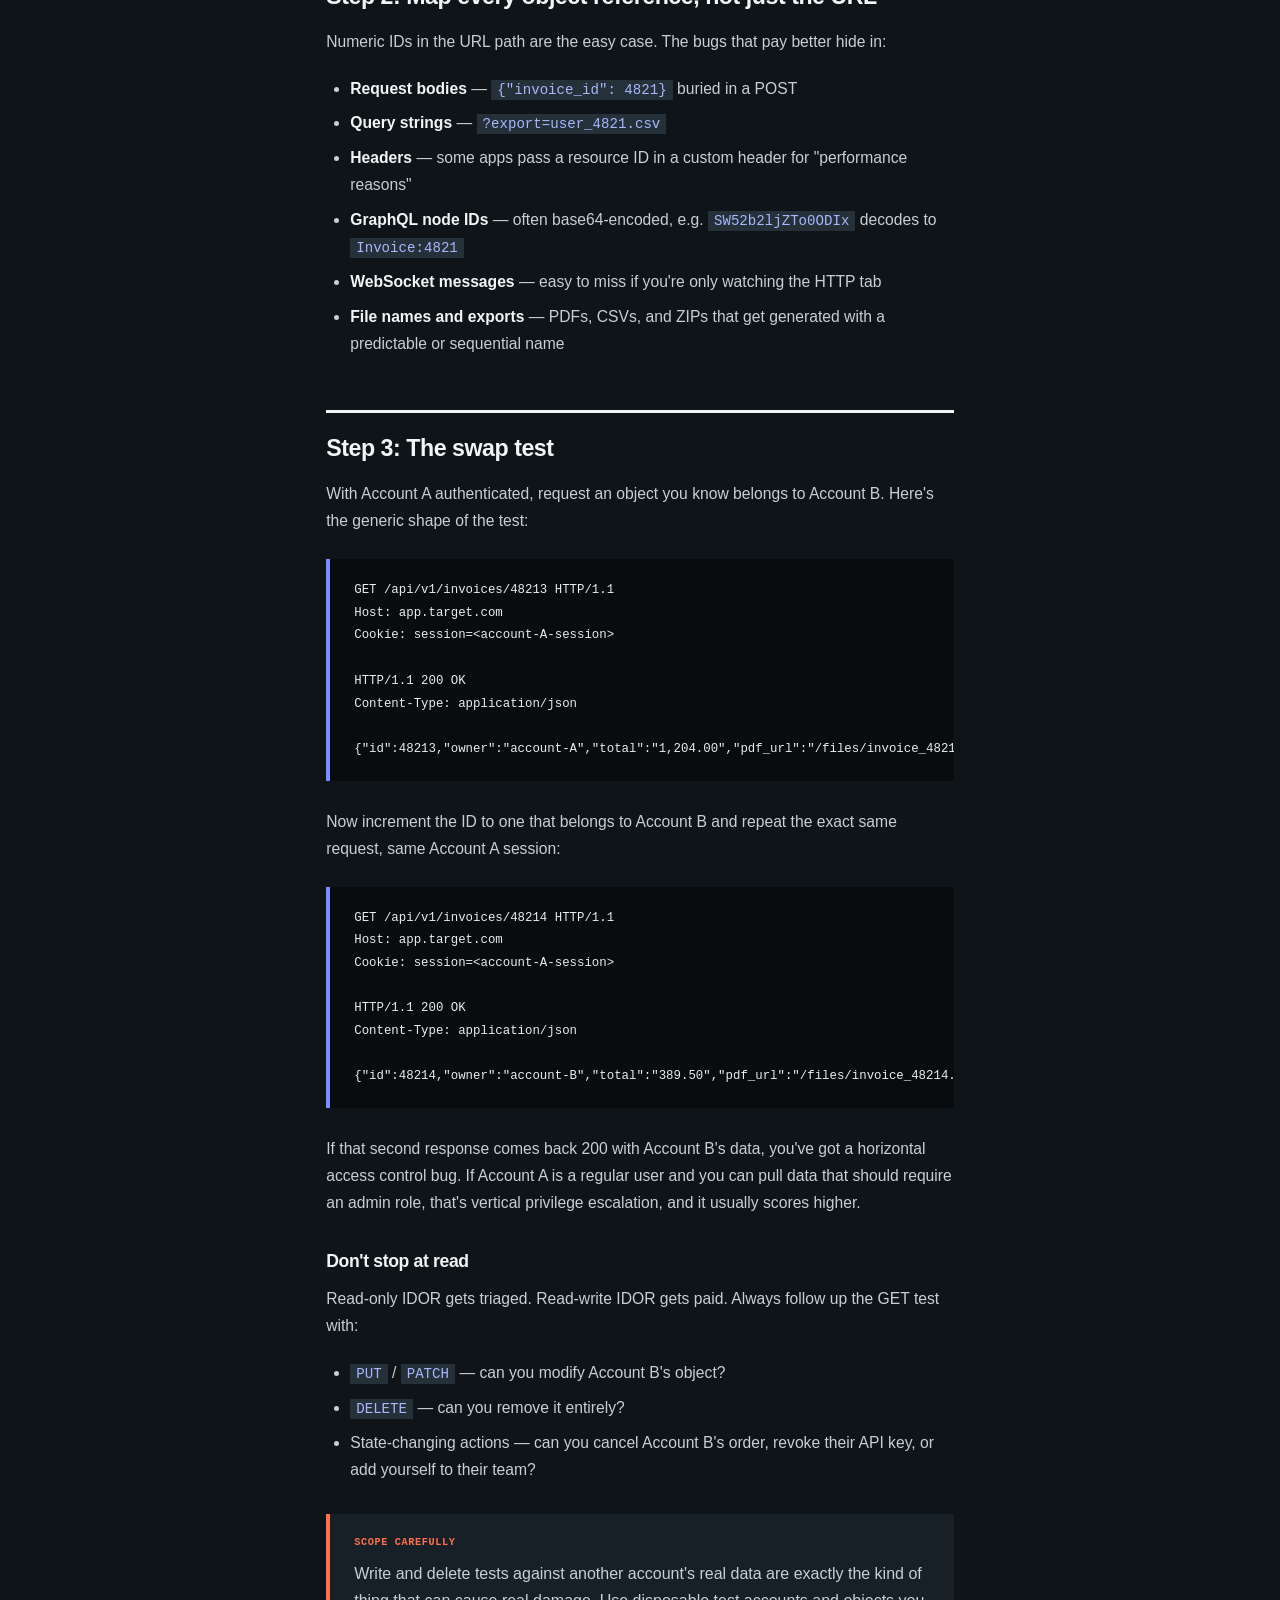
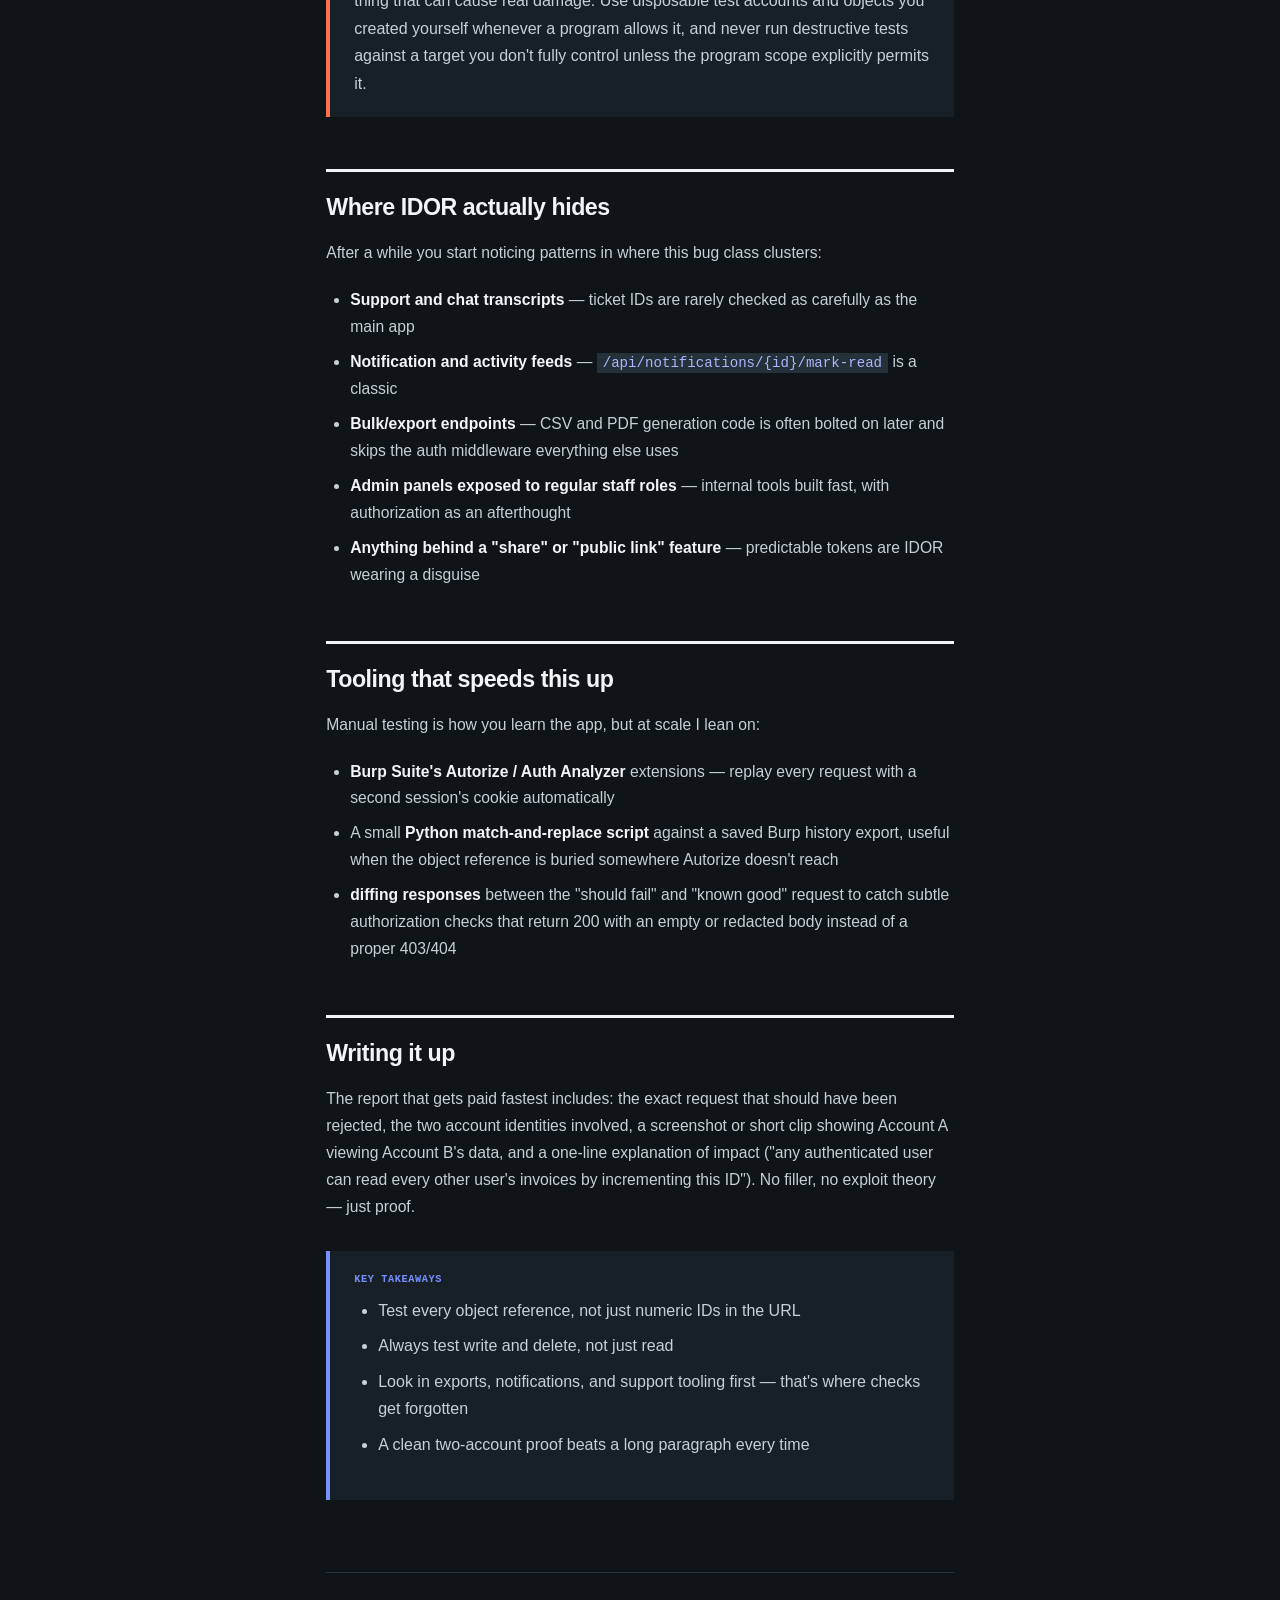
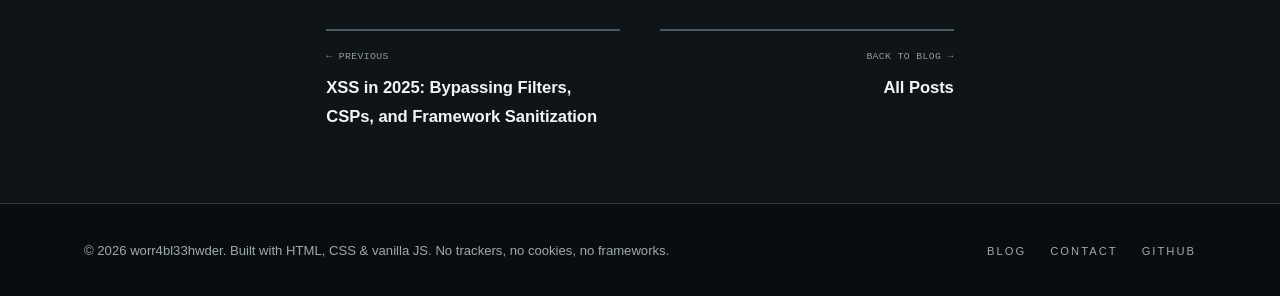
<file: blog/idor-access-control-guide.html>
<!doctype html>
<html lang="en">
<head>
  <meta charset="UTF-8" />
  <meta name="viewport" content="width=device-width, initial-scale=1.0" />
  <title>Breaking Access Control: A Practical Guide to Finding IDORs — worr4bl33hwder</title>
  <meta name="description" content="The methodology I use to map objects, spot missing authorization checks, and turn horizontal IDOR bugs into critical findings." />
  <link rel="icon" type="image/svg+xml" href="../assets/favicon.svg" />
  <link rel="stylesheet" href="../css/style.css" />
</head>
<body>
  <a href="#main" class="skip-link">Skip to content</a>

  <header class="site-header" id="site-header">
    <div class="container nav-wrap">
      <a href="../index.html" class="brand"><span class="brand-prompt">worr4bl33hwder</span><span class="cursor-blink">_</span></a>
      <nav class="nav-links" id="nav-links">
        <a href="../index.html#about">about</a>
        <a href="../index.html#focus">focus</a>
        <a href="../index.html#writeups">writeups</a>
        <a href="index.html">blog</a>
        <a href="../index.html#contact" class="nav-cta">contact</a>
      </nav>
      <button class="nav-toggle" id="nav-toggle" aria-label="Toggle navigation" aria-expanded="false">
        <span></span><span></span><span></span>
      </button>
    </div>
  </header>

  <main id="main">
    <section class="post-header">
      <div class="container">
        <div class="post-meta">
          <span class="tag-pill">Access Control</span><span>Jun 18, 2026</span><span>&middot;</span><span>9 min read</span>
        </div>
        <h1>Breaking Access Control: A Practical Guide to Finding IDORs</h1>
        <p class="lead">Insecure Direct Object References are unglamorous, unfashionable, and still one of the most reliable ways to find a critical in any program with an ID in the URL.</p>
      </div>
    </section>

    <section class="post-body">
      <div class="container">
        <article class="article">
          <div class="disclaimer"><strong>Heads up:</strong> Educational content only. Only test systems you're explicitly authorized to test, and always follow the rules of the program you're hacking on.</div>

          <div class="callout">
            <strong>TL;DR</strong>
            Create two low-privilege test accounts, map every object reference in the app (not just numbers in URLs), and try to read, write, and delete Account B's data while authenticated as Account A. Do it for every endpoint, not just the obvious ones.
          </div>

          <p>IDOR &mdash; Insecure Direct Object Reference &mdash; is the bug class I've reported more than any other, and it's not close. It doesn't need a fancy payload, it doesn't need a WAF bypass, and it doesn't care how modern your frontend framework is. It just needs a backend that checks <em>"is this user logged in?"</em> without ever asking <em>"is this user allowed to touch this specific object?"</em></p>

          <p>Automated scanners are bad at finding these because the request looks completely valid. The status code is 200. The response is well-formed JSON. Nothing about the traffic screams "vulnerability" unless you know whose data you're supposed to be looking at.</p>

          <h2>Step 1: Build a proper test matrix</h2>
          <p>Before touching a single endpoint, I set up:</p>
          <ul>
            <li>Two accounts at the lowest available privilege tier (Account A, Account B)</li>
            <li>One account at a higher tier if the app has roles (admin, org owner, support agent)</li>
            <li>Objects created under each account &mdash; orders, documents, messages, invites, API keys, whatever the app deals in</li>
          </ul>
          <p>The goal is to have two authenticated sessions where I know exactly which objects belong to which account. Without that, you can't tell an authorization bug from a bug in your own test setup.</p>

          <h2>Step 2: Map every object reference, not just the URL</h2>
          <p>Numeric IDs in the URL path are the easy case. The bugs that pay better hide in:</p>
          <ul>
            <li><strong>Request bodies</strong> &mdash; <code>{"invoice_id": 4821}</code> buried in a POST</li>
            <li><strong>Query strings</strong> &mdash; <code>?export=user_4821.csv</code></li>
            <li><strong>Headers</strong> &mdash; some apps pass a resource ID in a custom header for "performance reasons"</li>
            <li><strong>GraphQL node IDs</strong> &mdash; often base64-encoded, e.g. <code>SW52b2ljZTo0ODIx</code> decodes to <code>Invoice:4821</code></li>
            <li><strong>WebSocket messages</strong> &mdash; easy to miss if you're only watching the HTTP tab</li>
            <li><strong>File names and exports</strong> &mdash; PDFs, CSVs, and ZIPs that get generated with a predictable or sequential name</li>
          </ul>

          <h2>Step 3: The swap test</h2>
          <p>With Account A authenticated, request an object you know belongs to Account B. Here's the generic shape of the test:</p>

          <pre><code>GET /api/v1/invoices/48213 HTTP/1.1
Host: app.target.com
Cookie: session=&lt;account-A-session&gt;

HTTP/1.1 200 OK
Content-Type: application/json

{"id":48213,"owner":"account-A","total":"1,204.00","pdf_url":"/files/invoice_48213.pdf"}</code></pre>

          <p>Now increment the ID to one that belongs to Account B and repeat the exact same request, same Account A session:</p>

          <pre><code>GET /api/v1/invoices/48214 HTTP/1.1
Host: app.target.com
Cookie: session=&lt;account-A-session&gt;

HTTP/1.1 200 OK
Content-Type: application/json

{"id":48214,"owner":"account-B","total":"389.50","pdf_url":"/files/invoice_48214.pdf"}</code></pre>

          <p>If that second response comes back 200 with Account B's data, you've got a horizontal access control bug. If Account A is a regular user and you can pull data that should require an admin role, that's vertical privilege escalation, and it usually scores higher.</p>

          <h3>Don't stop at read</h3>
          <p>Read-only IDOR gets triaged. Read-write IDOR gets paid. Always follow up the GET test with:</p>
          <ul>
            <li><code>PUT</code> / <code>PATCH</code> &mdash; can you modify Account B's object?</li>
            <li><code>DELETE</code> &mdash; can you remove it entirely?</li>
            <li>State-changing actions &mdash; can you cancel Account B's order, revoke their API key, or add yourself to their team?</li>
          </ul>

          <div class="callout warn">
            <strong>Scope carefully</strong>
            Write and delete tests against another account's real data are exactly the kind of thing that can cause real damage. Use disposable test accounts and objects you created yourself whenever a program allows it, and never run destructive tests against a target you don't fully control unless the program scope explicitly permits it.
          </div>

          <h2>Where IDOR actually hides</h2>
          <p>After a while you start noticing patterns in where this bug class clusters:</p>
          <ul>
            <li><strong>Support and chat transcripts</strong> &mdash; ticket IDs are rarely checked as carefully as the main app</li>
            <li><strong>Notification and activity feeds</strong> &mdash; <code>/api/notifications/{id}/mark-read</code> is a classic</li>
            <li><strong>Bulk/export endpoints</strong> &mdash; CSV and PDF generation code is often bolted on later and skips the auth middleware everything else uses</li>
            <li><strong>Admin panels exposed to regular staff roles</strong> &mdash; internal tools built fast, with authorization as an afterthought</li>
            <li><strong>Anything behind a "share" or "public link" feature</strong> &mdash; predictable tokens are IDOR wearing a disguise</li>
          </ul>

          <h2>Tooling that speeds this up</h2>
          <p>Manual testing is how you learn the app, but at scale I lean on:</p>
          <ul>
            <li><strong>Burp Suite's Autorize / Auth Analyzer</strong> extensions &mdash; replay every request with a second session's cookie automatically</li>
            <li>A small <strong>Python match-and-replace script</strong> against a saved Burp history export, useful when the object reference is buried somewhere Autorize doesn't reach</li>
            <li><strong>diffing responses</strong> between the "should fail" and "known good" request to catch subtle authorization checks that return 200 with an empty or redacted body instead of a proper 403/404</li>
          </ul>

          <h2>Writing it up</h2>
          <p>The report that gets paid fastest includes: the exact request that should have been rejected, the two account identities involved, a screenshot or short clip showing Account A viewing Account B's data, and a one-line explanation of impact ("any authenticated user can read every other user's invoices by incrementing this ID"). No filler, no exploit theory &mdash; just proof.</p>

          <div class="callout">
            <strong>Key takeaways</strong>
            <ul style="margin-top:8px;">
              <li>Test every object reference, not just numeric IDs in the URL</li>
              <li>Always test write and delete, not just read</li>
              <li>Look in exports, notifications, and support tooling first &mdash; that's where checks get forgotten</li>
              <li>A clean two-account proof beats a long paragraph every time</li>
            </ul>
          </div>

          <div class="post-footer">
            <div class="post-nav">
              <a href="xss-bypassing-csp-2025.html">
                <span>&larr; previous</span>
                <span class="title">XSS in 2025: Bypassing Filters, CSPs, and Framework Sanitization</span>
              </a>
              <a class="next" href="index.html">
                <span>back to blog &rarr;</span>
                <span class="title">All Posts</span>
              </a>
            </div>
          </div>
        </article>
      </div>
    </section>
  </main>

  <footer class="site-footer">
    <div class="container footer-wrap">
      <p>&copy; <span id="year"></span> worr4bl33hwder. Built with HTML, CSS &amp; vanilla JS. No trackers, no cookies, no frameworks.</p>
      <div class="footer-links">
        <a href="index.html">blog</a>
        <a href="../index.html#contact">contact</a>
        <a href="https://github.com/watermelonich" target="_blank" rel="noopener noreferrer">github</a>
      </div>
    </div>
  </footer>

  <button class="back-to-top" id="back-to-top" aria-label="Back to top">&uarr;</button>

  <script src="../js/main.js"></script>
  <script src="../js/blog.js"></script>
</body>
</html>
</file>
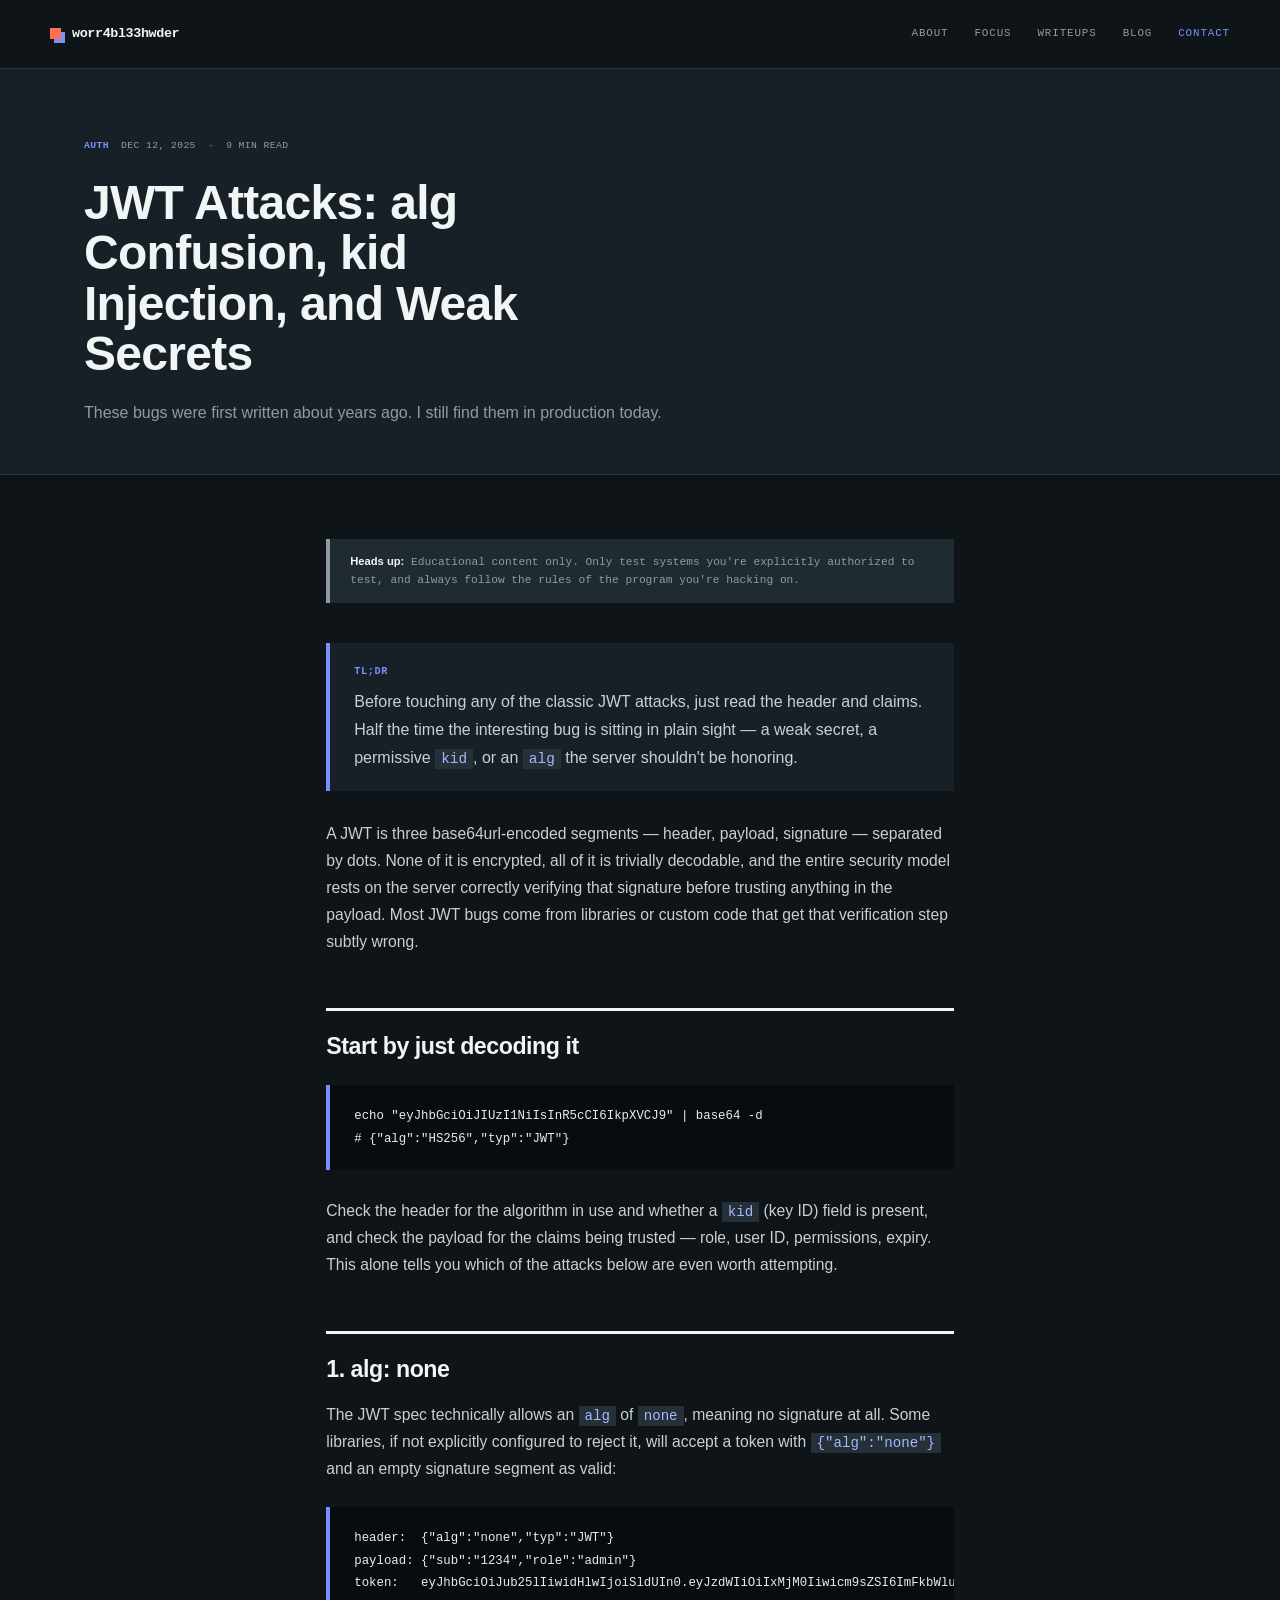
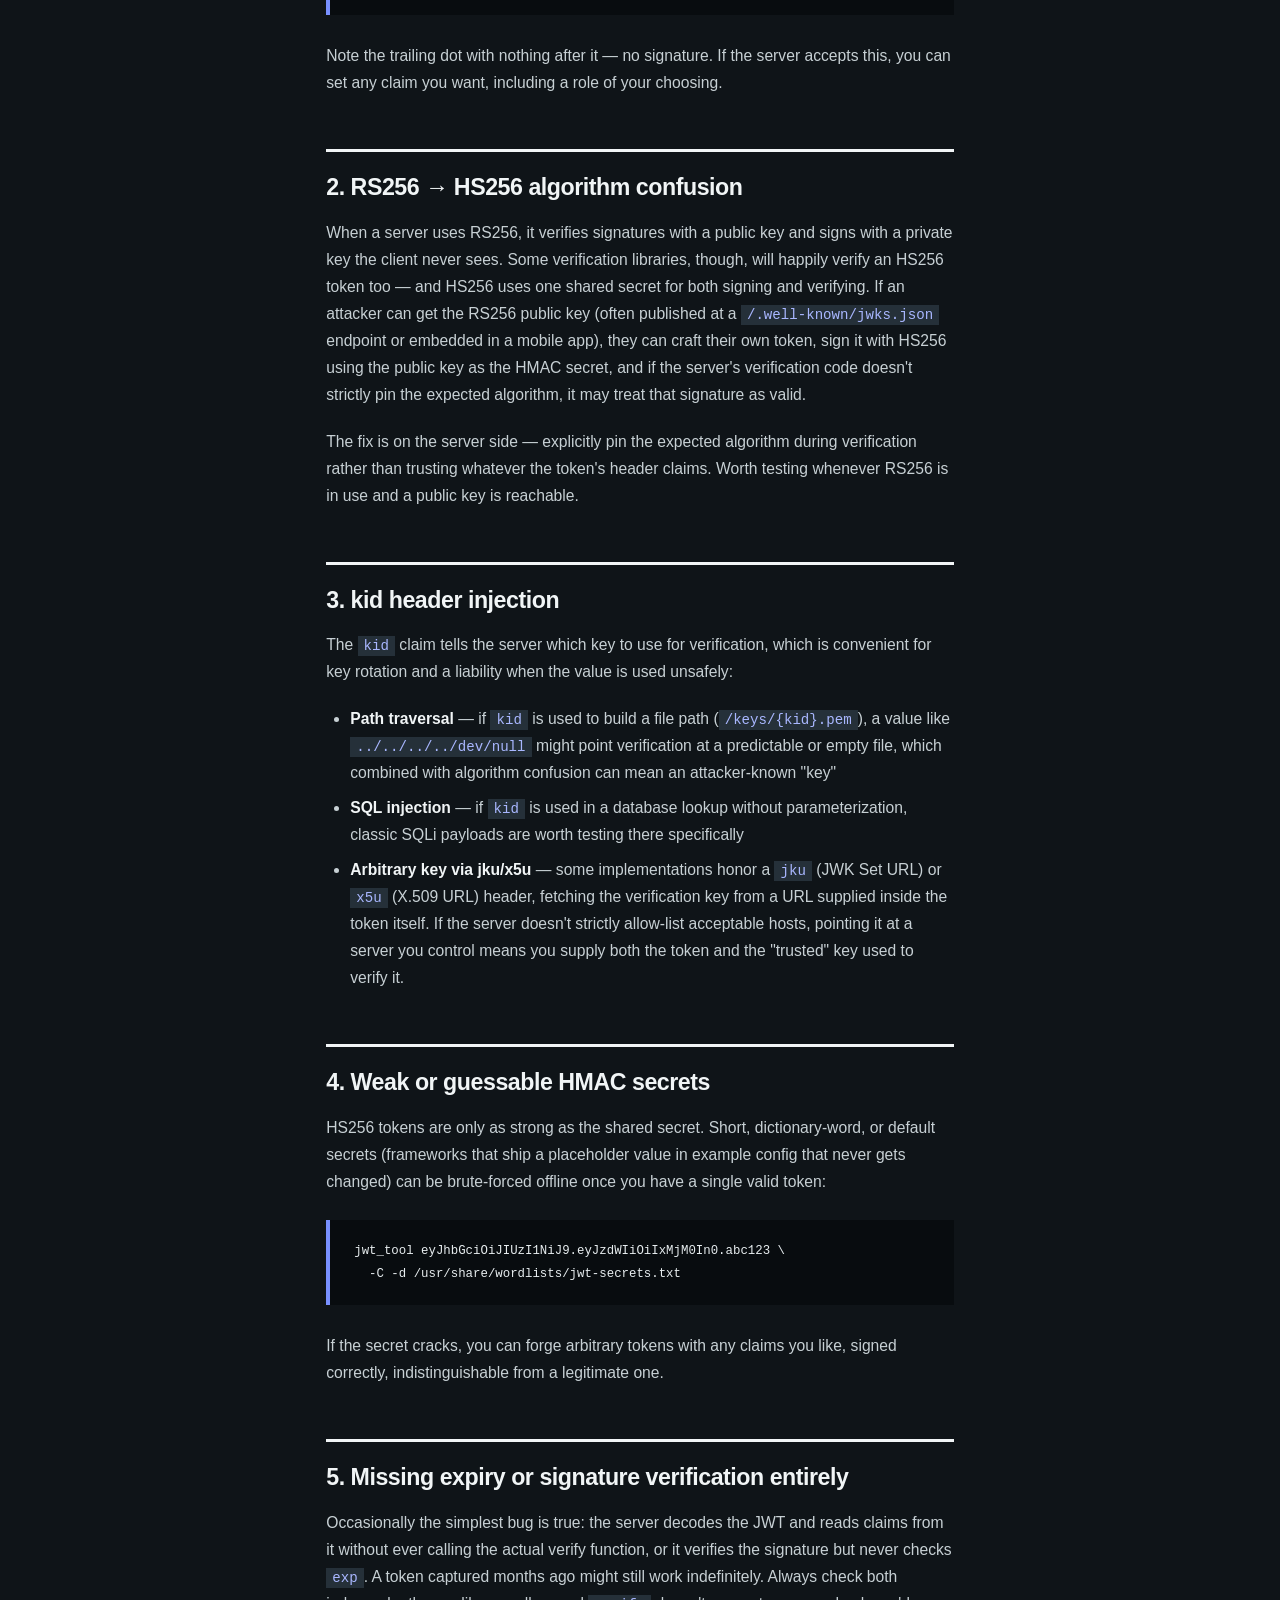
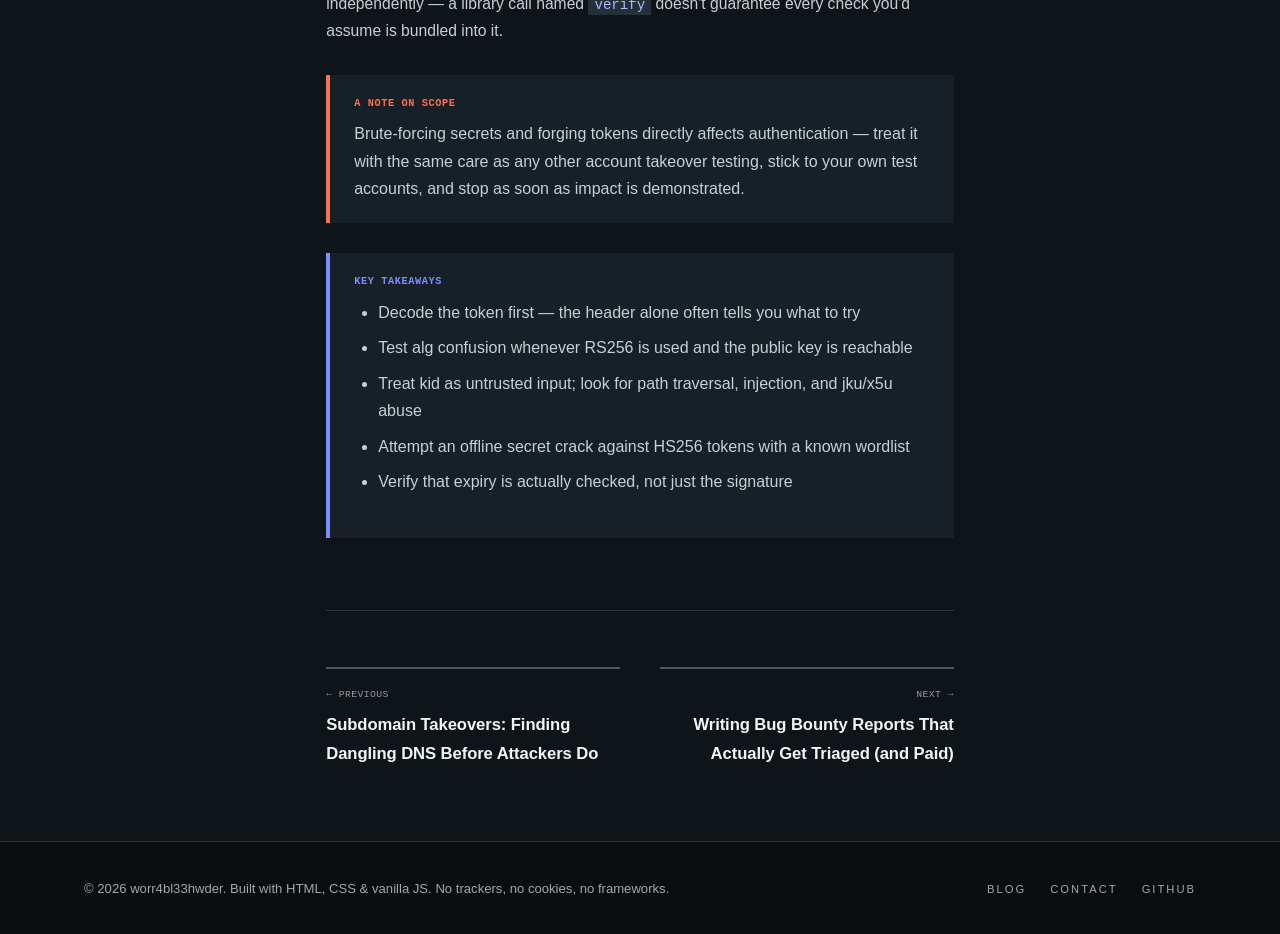
<file: blog/jwt-attacks-alg-confusion.html>
<!doctype html>
<html lang="en">
<head>
  <meta charset="UTF-8" />
  <meta name="viewport" content="width=device-width, initial-scale=1.0" />
  <title>JWT Attacks: alg Confusion, kid Injection, and Weak Secrets — worr4bl33hwder</title>
  <meta name="description" content="A tour of the most common JWT implementation mistakes I still find in production, years after they were first disclosed." />
  <link rel="icon" type="image/svg+xml" href="../assets/favicon.svg" />
  <link rel="stylesheet" href="../css/style.css" />
</head>
<body>
  <a href="#main" class="skip-link">Skip to content</a>

  <header class="site-header" id="site-header">
    <div class="container nav-wrap">
      <a href="../index.html" class="brand"><span class="brand-prompt">worr4bl33hwder</span><span class="cursor-blink">_</span></a>
      <nav class="nav-links" id="nav-links">
        <a href="../index.html#about">about</a>
        <a href="../index.html#focus">focus</a>
        <a href="../index.html#writeups">writeups</a>
        <a href="index.html">blog</a>
        <a href="../index.html#contact" class="nav-cta">contact</a>
      </nav>
      <button class="nav-toggle" id="nav-toggle" aria-label="Toggle navigation" aria-expanded="false">
        <span></span><span></span><span></span>
      </button>
    </div>
  </header>

  <main id="main">
    <section class="post-header">
      <div class="container">
        <div class="post-meta">
          <span class="tag-pill">Auth</span><span>Dec 12, 2025</span><span>&middot;</span><span>9 min read</span>
        </div>
        <h1>JWT Attacks: alg Confusion, kid Injection, and Weak Secrets</h1>
        <p class="lead">These bugs were first written about years ago. I still find them in production today.</p>
      </div>
    </section>

    <section class="post-body">
      <div class="container">
        <article class="article">
          <div class="disclaimer"><strong>Heads up:</strong> Educational content only. Only test systems you're explicitly authorized to test, and always follow the rules of the program you're hacking on.</div>

          <div class="callout">
            <strong>TL;DR</strong>
            Before touching any of the classic JWT attacks, just read the header and claims. Half the time the interesting bug is sitting in plain sight &mdash; a weak secret, a permissive <code>kid</code>, or an <code>alg</code> the server shouldn't be honoring.
          </div>

          <p>A JWT is three base64url-encoded segments &mdash; header, payload, signature &mdash; separated by dots. None of it is encrypted, all of it is trivially decodable, and the entire security model rests on the server correctly verifying that signature before trusting anything in the payload. Most JWT bugs come from libraries or custom code that get that verification step subtly wrong.</p>

          <h2>Start by just decoding it</h2>
          <pre><code>echo "eyJhbGciOiJIUzI1NiIsInR5cCI6IkpXVCJ9" | base64 -d
# {"alg":"HS256","typ":"JWT"}</code></pre>
          <p>Check the header for the algorithm in use and whether a <code>kid</code> (key ID) field is present, and check the payload for the claims being trusted &mdash; role, user ID, permissions, expiry. This alone tells you which of the attacks below are even worth attempting.</p>

          <h2>1. alg: none</h2>
          <p>The JWT spec technically allows an <code>alg</code> of <code>none</code>, meaning no signature at all. Some libraries, if not explicitly configured to reject it, will accept a token with <code>{"alg":"none"}</code> and an empty signature segment as valid:</p>
          <pre><code>header:  {"alg":"none","typ":"JWT"}
payload: {"sub":"1234","role":"admin"}
token:   eyJhbGciOiJub25lIiwidHlwIjoiSldUIn0.eyJzdWIiOiIxMjM0Iiwicm9sZSI6ImFkbWluIn0.</code></pre>
          <p>Note the trailing dot with nothing after it &mdash; no signature. If the server accepts this, you can set any claim you want, including a role of your choosing.</p>

          <h2>2. RS256 → HS256 algorithm confusion</h2>
          <p>When a server uses RS256, it verifies signatures with a public key and signs with a private key the client never sees. Some verification libraries, though, will happily verify an HS256 token too &mdash; and HS256 uses one shared secret for both signing and verifying. If an attacker can get the RS256 public key (often published at a <code>/.well-known/jwks.json</code> endpoint or embedded in a mobile app), they can craft their own token, sign it with HS256 using the public key as the HMAC secret, and if the server's verification code doesn't strictly pin the expected algorithm, it may treat that signature as valid.</p>
          <p>The fix is on the server side &mdash; explicitly pin the expected algorithm during verification rather than trusting whatever the token's header claims. Worth testing whenever RS256 is in use and a public key is reachable.</p>

          <h2>3. kid header injection</h2>
          <p>The <code>kid</code> claim tells the server which key to use for verification, which is convenient for key rotation and a liability when the value is used unsafely:</p>
          <ul>
            <li><strong>Path traversal</strong> &mdash; if <code>kid</code> is used to build a file path (<code>/keys/{kid}.pem</code>), a value like <code>../../../../dev/null</code> might point verification at a predictable or empty file, which combined with algorithm confusion can mean an attacker-known "key"</li>
            <li><strong>SQL injection</strong> &mdash; if <code>kid</code> is used in a database lookup without parameterization, classic SQLi payloads are worth testing there specifically</li>
            <li><strong>Arbitrary key via jku/x5u</strong> &mdash; some implementations honor a <code>jku</code> (JWK Set URL) or <code>x5u</code> (X.509 URL) header, fetching the verification key from a URL supplied inside the token itself. If the server doesn't strictly allow-list acceptable hosts, pointing it at a server you control means you supply both the token and the "trusted" key used to verify it.</li>
          </ul>

          <h2>4. Weak or guessable HMAC secrets</h2>
          <p>HS256 tokens are only as strong as the shared secret. Short, dictionary-word, or default secrets (frameworks that ship a placeholder value in example config that never gets changed) can be brute-forced offline once you have a single valid token:</p>
          <pre><code>jwt_tool eyJhbGciOiJIUzI1NiJ9.eyJzdWIiOiIxMjM0In0.abc123 \
  -C -d /usr/share/wordlists/jwt-secrets.txt</code></pre>
          <p>If the secret cracks, you can forge arbitrary tokens with any claims you like, signed correctly, indistinguishable from a legitimate one.</p>

          <h2>5. Missing expiry or signature verification entirely</h2>
          <p>Occasionally the simplest bug is true: the server decodes the JWT and reads claims from it without ever calling the actual verify function, or it verifies the signature but never checks <code>exp</code>. A token captured months ago might still work indefinitely. Always check both independently &mdash; a library call named <code>verify</code> doesn't guarantee every check you'd assume is bundled into it.</p>

          <div class="callout warn">
            <strong>A note on scope</strong>
            Brute-forcing secrets and forging tokens directly affects authentication &mdash; treat it with the same care as any other account takeover testing, stick to your own test accounts, and stop as soon as impact is demonstrated.
          </div>

          <div class="callout">
            <strong>Key takeaways</strong>
            <ul style="margin-top:8px;">
              <li>Decode the token first &mdash; the header alone often tells you what to try</li>
              <li>Test alg confusion whenever RS256 is used and the public key is reachable</li>
              <li>Treat kid as untrusted input; look for path traversal, injection, and jku/x5u abuse</li>
              <li>Attempt an offline secret crack against HS256 tokens with a known wordlist</li>
              <li>Verify that expiry is actually checked, not just the signature</li>
            </ul>
          </div>

          <div class="post-footer">
            <div class="post-nav">
              <a href="subdomain-takeovers.html">
                <span>&larr; previous</span>
                <span class="title">Subdomain Takeovers: Finding Dangling DNS Before Attackers Do</span>
              </a>
              <a class="next" href="writing-better-bug-bounty-reports.html">
                <span>next &rarr;</span>
                <span class="title">Writing Bug Bounty Reports That Actually Get Triaged (and Paid)</span>
              </a>
            </div>
          </div>
        </article>
      </div>
    </section>
  </main>

  <footer class="site-footer">
    <div class="container footer-wrap">
      <p>&copy; <span id="year"></span> worr4bl33hwder. Built with HTML, CSS &amp; vanilla JS. No trackers, no cookies, no frameworks.</p>
      <div class="footer-links">
        <a href="index.html">blog</a>
        <a href="../index.html#contact">contact</a>
        <a href="https://github.com/watermelonich" target="_blank" rel="noopener noreferrer">github</a>
      </div>
    </div>
  </footer>

  <button class="back-to-top" id="back-to-top" aria-label="Back to top">&uarr;</button>

  <script src="../js/main.js"></script>
  <script src="../js/blog.js"></script>
</body>
</html>
</file>
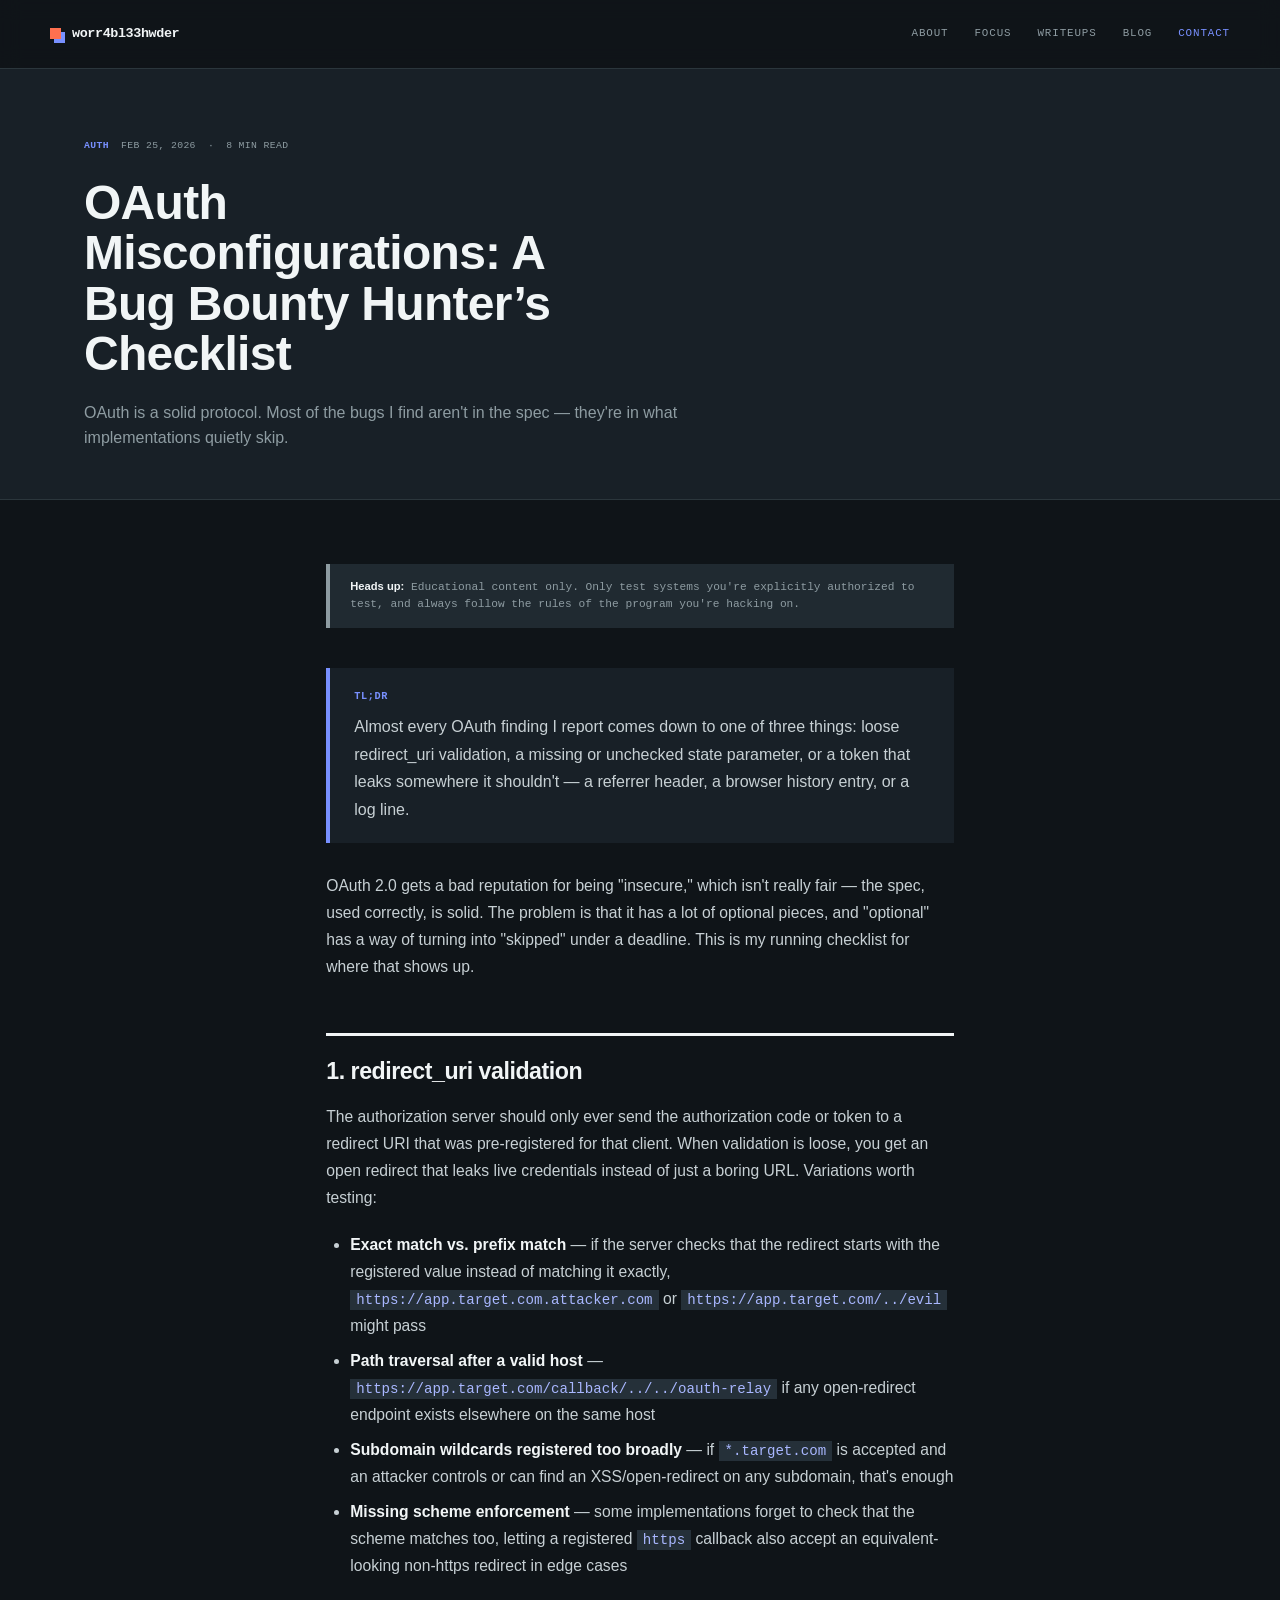
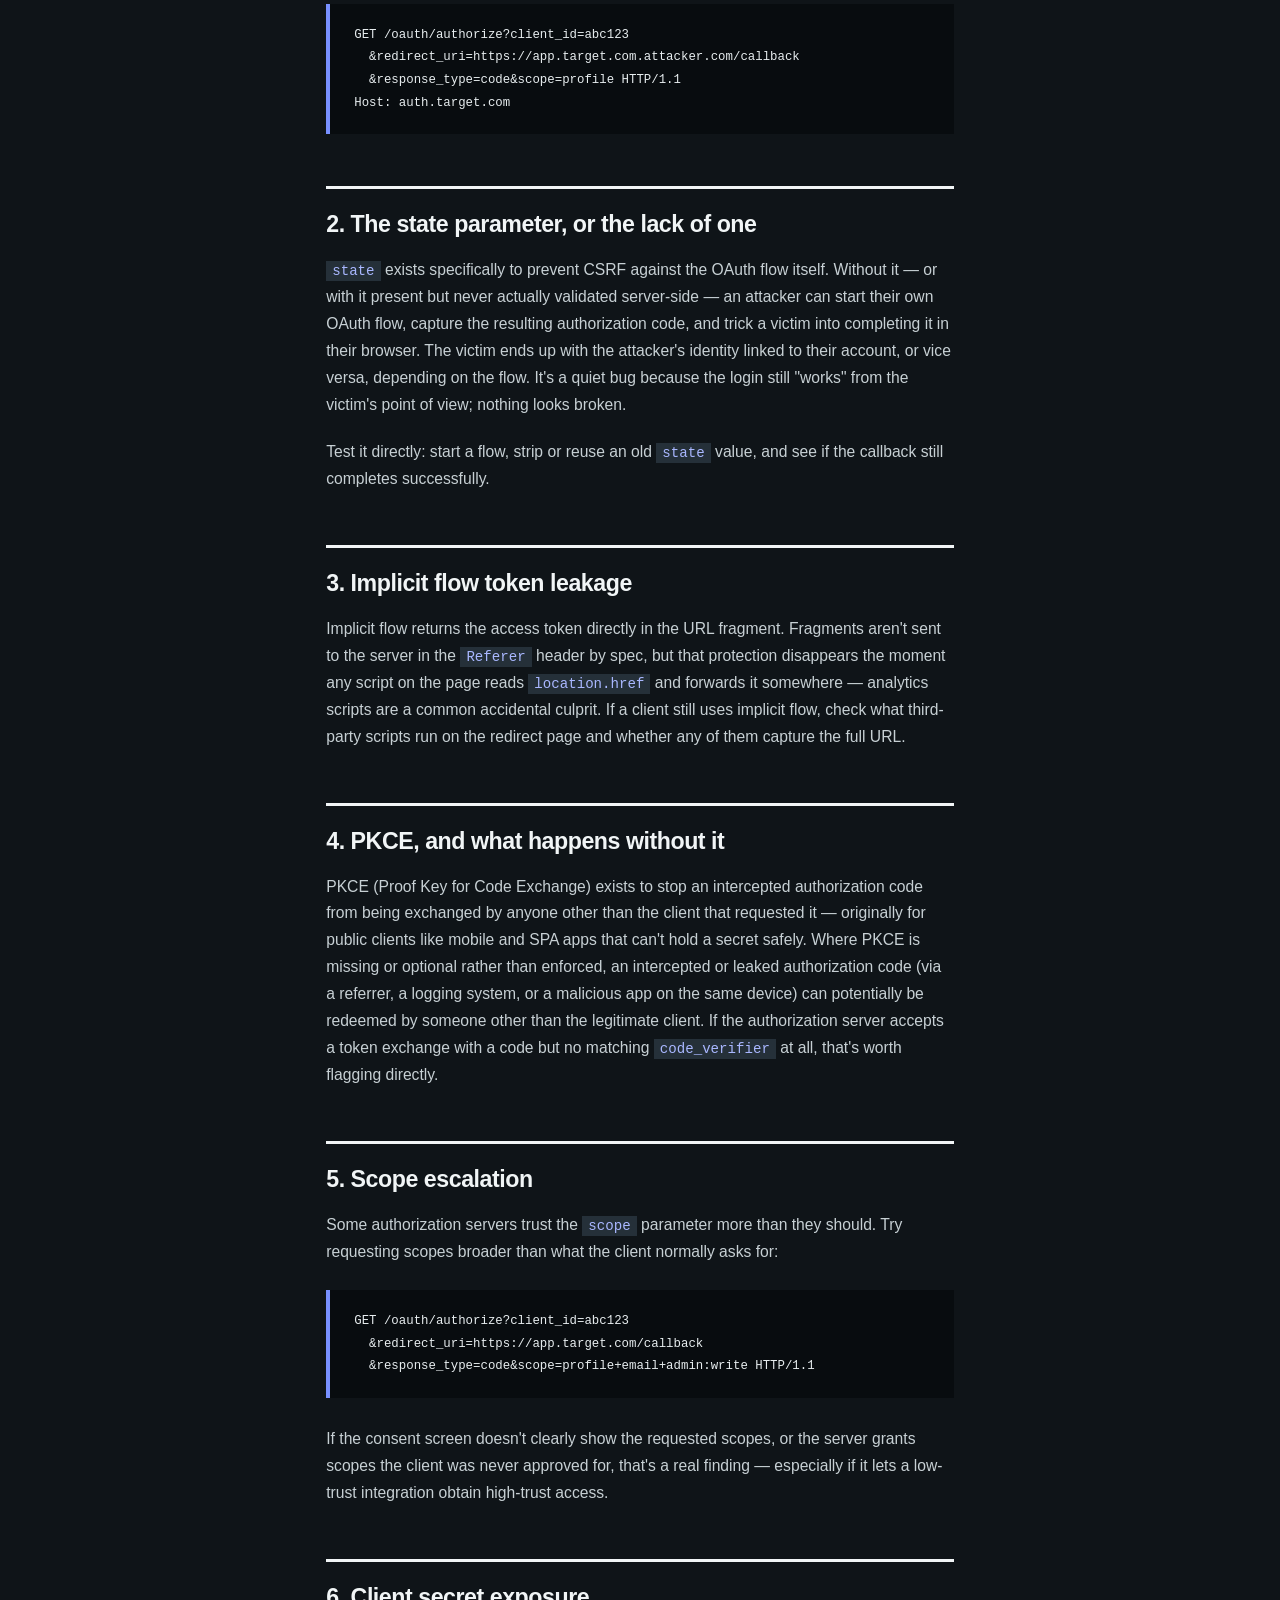
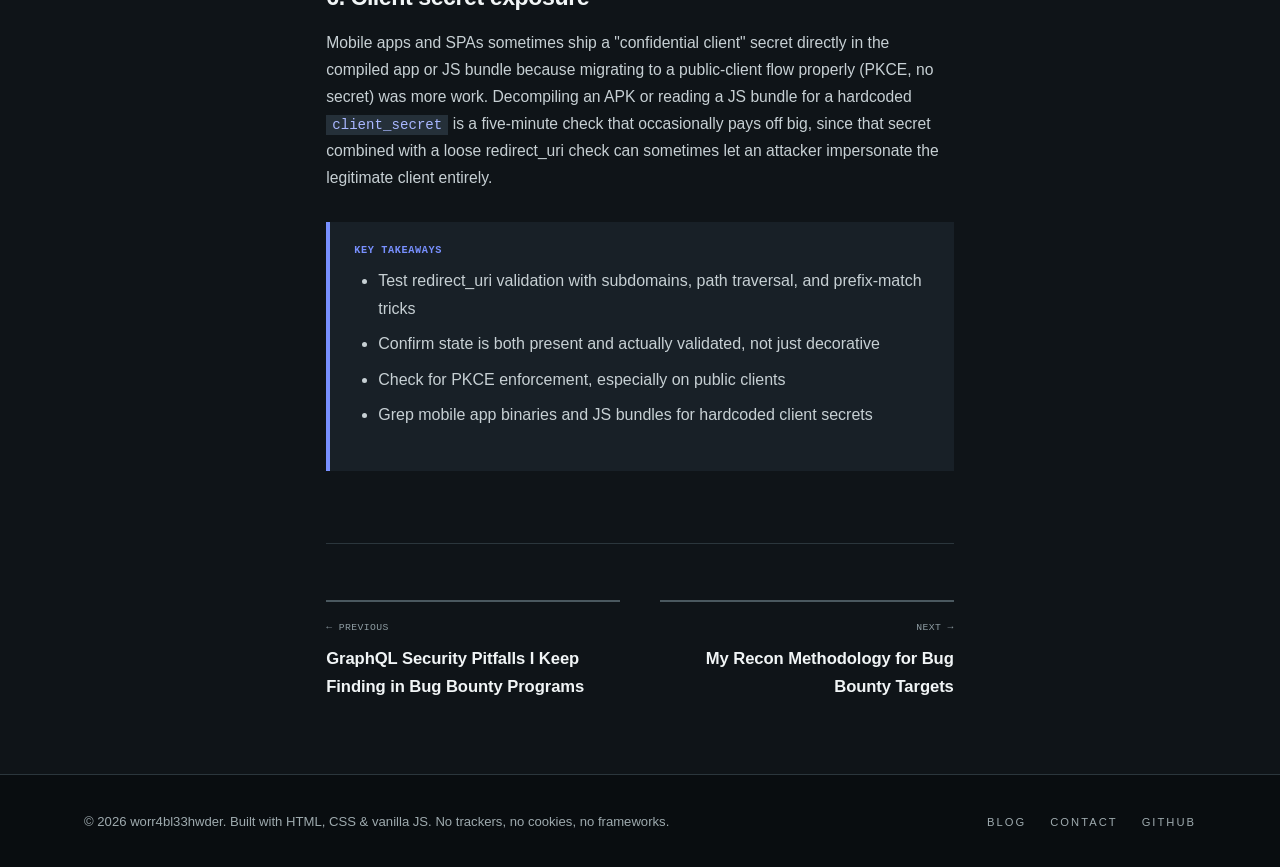
<file: blog/oauth-misconfigurations.html>
<!doctype html>
<html lang="en">
<head>
  <meta charset="UTF-8" />
  <meta name="viewport" content="width=device-width, initial-scale=1.0" />
  <title>OAuth Misconfigurations: A Bug Bounty Hunter's Checklist — worr4bl33hwder</title>
  <meta name="description" content="Redirect URI validation, state parameters, and the handful of OAuth mistakes that keep leading to account takeover." />
  <link rel="icon" type="image/svg+xml" href="../assets/favicon.svg" />
  <link rel="stylesheet" href="../css/style.css" />
</head>
<body>
  <a href="#main" class="skip-link">Skip to content</a>

  <header class="site-header" id="site-header">
    <div class="container nav-wrap">
      <a href="../index.html" class="brand"><span class="brand-prompt">worr4bl33hwder</span><span class="cursor-blink">_</span></a>
      <nav class="nav-links" id="nav-links">
        <a href="../index.html#about">about</a>
        <a href="../index.html#focus">focus</a>
        <a href="../index.html#writeups">writeups</a>
        <a href="index.html">blog</a>
        <a href="../index.html#contact" class="nav-cta">contact</a>
      </nav>
      <button class="nav-toggle" id="nav-toggle" aria-label="Toggle navigation" aria-expanded="false">
        <span></span><span></span><span></span>
      </button>
    </div>
  </header>

  <main id="main">
    <section class="post-header">
      <div class="container">
        <div class="post-meta">
          <span class="tag-pill">Auth</span><span>Feb 25, 2026</span><span>&middot;</span><span>8 min read</span>
        </div>
        <h1>OAuth Misconfigurations: A Bug Bounty Hunter&rsquo;s Checklist</h1>
        <p class="lead">OAuth is a solid protocol. Most of the bugs I find aren't in the spec &mdash; they're in what implementations quietly skip.</p>
      </div>
    </section>

    <section class="post-body">
      <div class="container">
        <article class="article">
          <div class="disclaimer"><strong>Heads up:</strong> Educational content only. Only test systems you're explicitly authorized to test, and always follow the rules of the program you're hacking on.</div>

          <div class="callout">
            <strong>TL;DR</strong>
            Almost every OAuth finding I report comes down to one of three things: loose redirect_uri validation, a missing or unchecked state parameter, or a token that leaks somewhere it shouldn't &mdash; a referrer header, a browser history entry, or a log line.
          </div>

          <p>OAuth 2.0 gets a bad reputation for being "insecure," which isn't really fair &mdash; the spec, used correctly, is solid. The problem is that it has a lot of optional pieces, and "optional" has a way of turning into "skipped" under a deadline. This is my running checklist for where that shows up.</p>

          <h2>1. redirect_uri validation</h2>
          <p>The authorization server should only ever send the authorization code or token to a redirect URI that was pre-registered for that client. When validation is loose, you get an open redirect that leaks live credentials instead of just a boring URL. Variations worth testing:</p>
          <ul>
            <li><strong>Exact match vs. prefix match</strong> &mdash; if the server checks that the redirect starts with the registered value instead of matching it exactly, <code>https://app.target.com.attacker.com</code> or <code>https://app.target.com/../evil</code> might pass</li>
            <li><strong>Path traversal after a valid host</strong> &mdash; <code>https://app.target.com/callback/../../oauth-relay</code> if any open-redirect endpoint exists elsewhere on the same host</li>
            <li><strong>Subdomain wildcards registered too broadly</strong> &mdash; if <code>*.target.com</code> is accepted and an attacker controls or can find an XSS/open-redirect on any subdomain, that's enough</li>
            <li><strong>Missing scheme enforcement</strong> &mdash; some implementations forget to check that the scheme matches too, letting a registered <code>https</code> callback also accept an equivalent-looking non-https redirect in edge cases</li>
          </ul>
          <pre><code>GET /oauth/authorize?client_id=abc123
  &redirect_uri=https://app.target.com.attacker.com/callback
  &response_type=code&scope=profile HTTP/1.1
Host: auth.target.com</code></pre>

          <h2>2. The state parameter, or the lack of one</h2>
          <p><code>state</code> exists specifically to prevent CSRF against the OAuth flow itself. Without it &mdash; or with it present but never actually validated server-side &mdash; an attacker can start their own OAuth flow, capture the resulting authorization code, and trick a victim into completing it in their browser. The victim ends up with the attacker's identity linked to their account, or vice versa, depending on the flow. It's a quiet bug because the login still "works" from the victim's point of view; nothing looks broken.</p>
          <p>Test it directly: start a flow, strip or reuse an old <code>state</code> value, and see if the callback still completes successfully.</p>

          <h2>3. Implicit flow token leakage</h2>
          <p>Implicit flow returns the access token directly in the URL fragment. Fragments aren't sent to the server in the <code>Referer</code> header by spec, but that protection disappears the moment any script on the page reads <code>location.href</code> and forwards it somewhere &mdash; analytics scripts are a common accidental culprit. If a client still uses implicit flow, check what third-party scripts run on the redirect page and whether any of them capture the full URL.</p>

          <h2>4. PKCE, and what happens without it</h2>
          <p>PKCE (Proof Key for Code Exchange) exists to stop an intercepted authorization code from being exchanged by anyone other than the client that requested it &mdash; originally for public clients like mobile and SPA apps that can't hold a secret safely. Where PKCE is missing or optional rather than enforced, an intercepted or leaked authorization code (via a referrer, a logging system, or a malicious app on the same device) can potentially be redeemed by someone other than the legitimate client. If the authorization server accepts a token exchange with a code but no matching <code>code_verifier</code> at all, that's worth flagging directly.</p>

          <h2>5. Scope escalation</h2>
          <p>Some authorization servers trust the <code>scope</code> parameter more than they should. Try requesting scopes broader than what the client normally asks for:</p>
          <pre><code>GET /oauth/authorize?client_id=abc123
  &redirect_uri=https://app.target.com/callback
  &response_type=code&scope=profile+email+admin:write HTTP/1.1</code></pre>
          <p>If the consent screen doesn't clearly show the requested scopes, or the server grants scopes the client was never approved for, that's a real finding &mdash; especially if it lets a low-trust integration obtain high-trust access.</p>

          <h2>6. Client secret exposure</h2>
          <p>Mobile apps and SPAs sometimes ship a "confidential client" secret directly in the compiled app or JS bundle because migrating to a public-client flow properly (PKCE, no secret) was more work. Decompiling an APK or reading a JS bundle for a hardcoded <code>client_secret</code> is a five-minute check that occasionally pays off big, since that secret combined with a loose redirect_uri check can sometimes let an attacker impersonate the legitimate client entirely.</p>

          <div class="callout">
            <strong>Key takeaways</strong>
            <ul style="margin-top:8px;">
              <li>Test redirect_uri validation with subdomains, path traversal, and prefix-match tricks</li>
              <li>Confirm state is both present and actually validated, not just decorative</li>
              <li>Check for PKCE enforcement, especially on public clients</li>
              <li>Grep mobile app binaries and JS bundles for hardcoded client secrets</li>
            </ul>
          </div>

          <div class="post-footer">
            <div class="post-nav">
              <a href="graphql-security-pitfalls.html">
                <span>&larr; previous</span>
                <span class="title">GraphQL Security Pitfalls I Keep Finding in Bug Bounty Programs</span>
              </a>
              <a class="next" href="recon-methodology.html">
                <span>next &rarr;</span>
                <span class="title">My Recon Methodology for Bug Bounty Targets</span>
              </a>
            </div>
          </div>
        </article>
      </div>
    </section>
  </main>

  <footer class="site-footer">
    <div class="container footer-wrap">
      <p>&copy; <span id="year"></span> worr4bl33hwder. Built with HTML, CSS &amp; vanilla JS. No trackers, no cookies, no frameworks.</p>
      <div class="footer-links">
        <a href="index.html">blog</a>
        <a href="../index.html#contact">contact</a>
        <a href="https://github.com/watermelonich" target="_blank" rel="noopener noreferrer">github</a>
      </div>
    </div>
  </footer>

  <button class="back-to-top" id="back-to-top" aria-label="Back to top">&uarr;</button>

  <script src="../js/main.js"></script>
  <script src="../js/blog.js"></script>
</body>
</html>
</file>
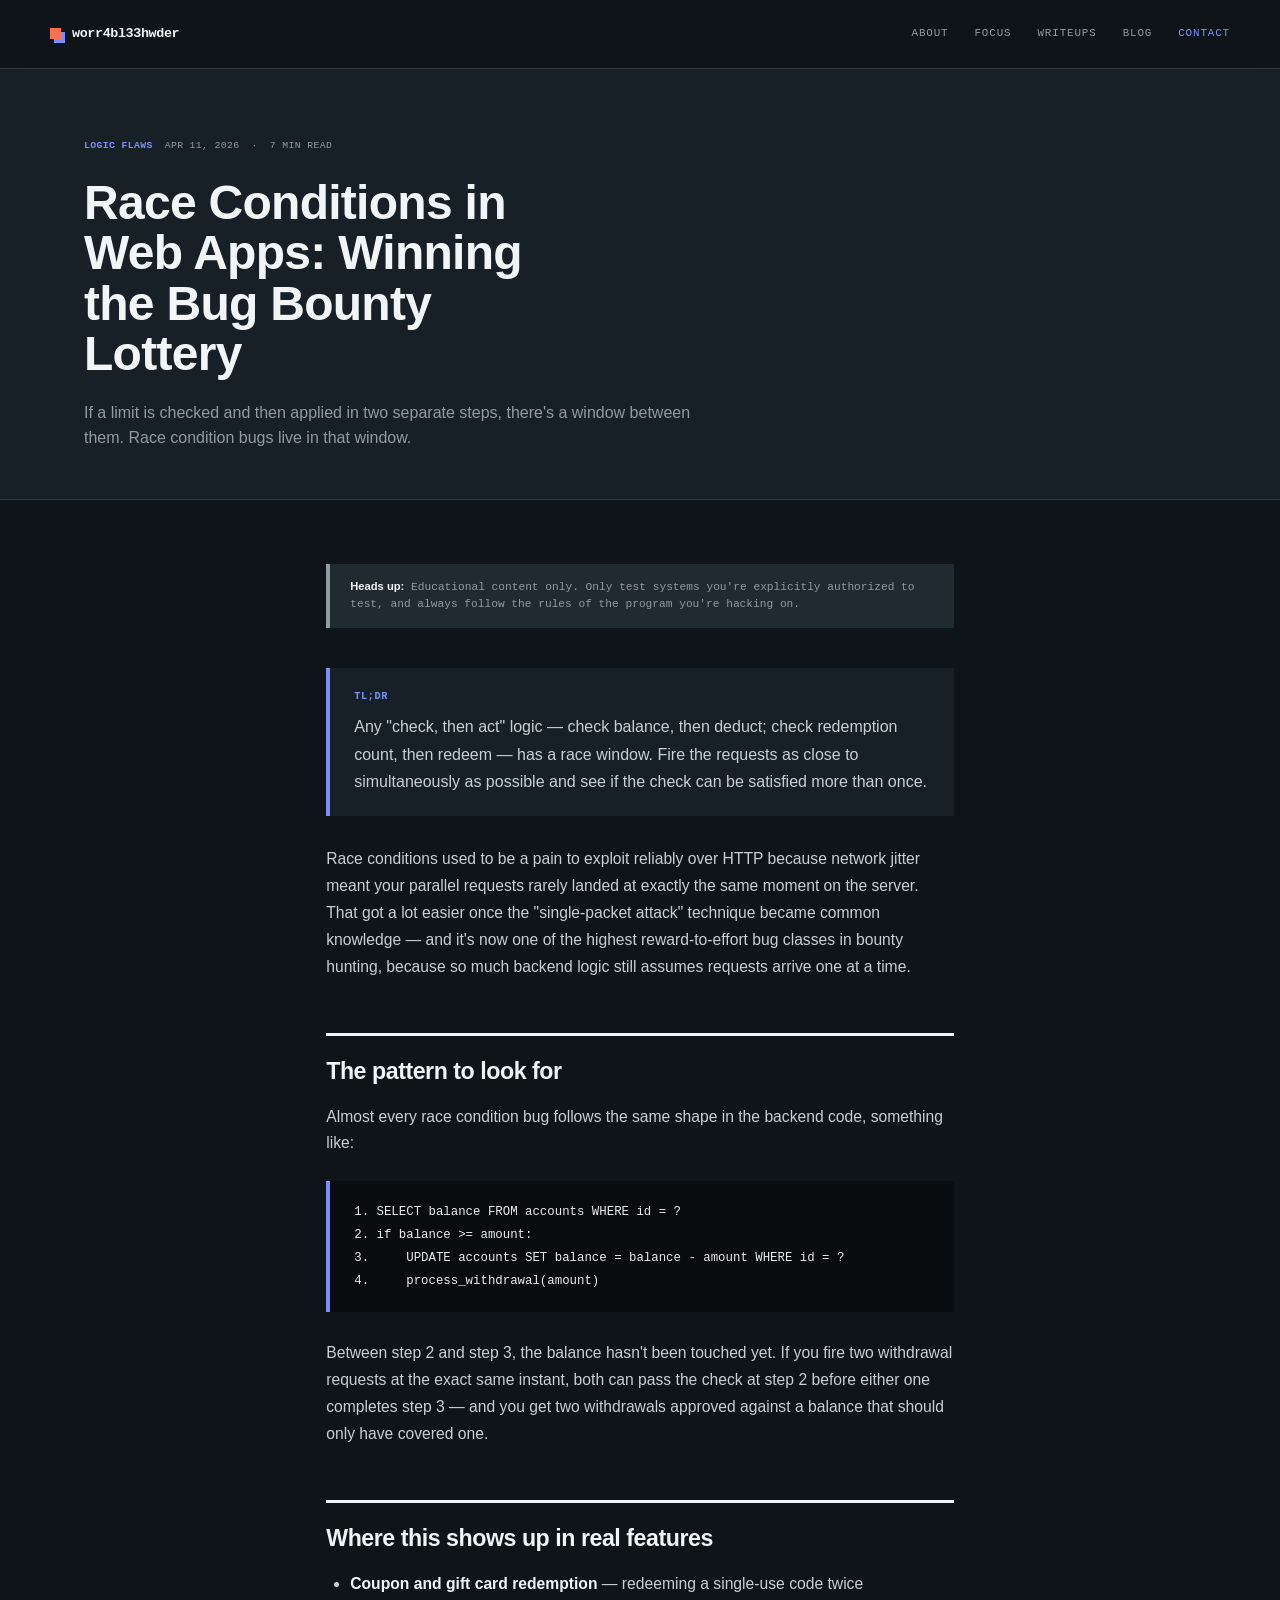
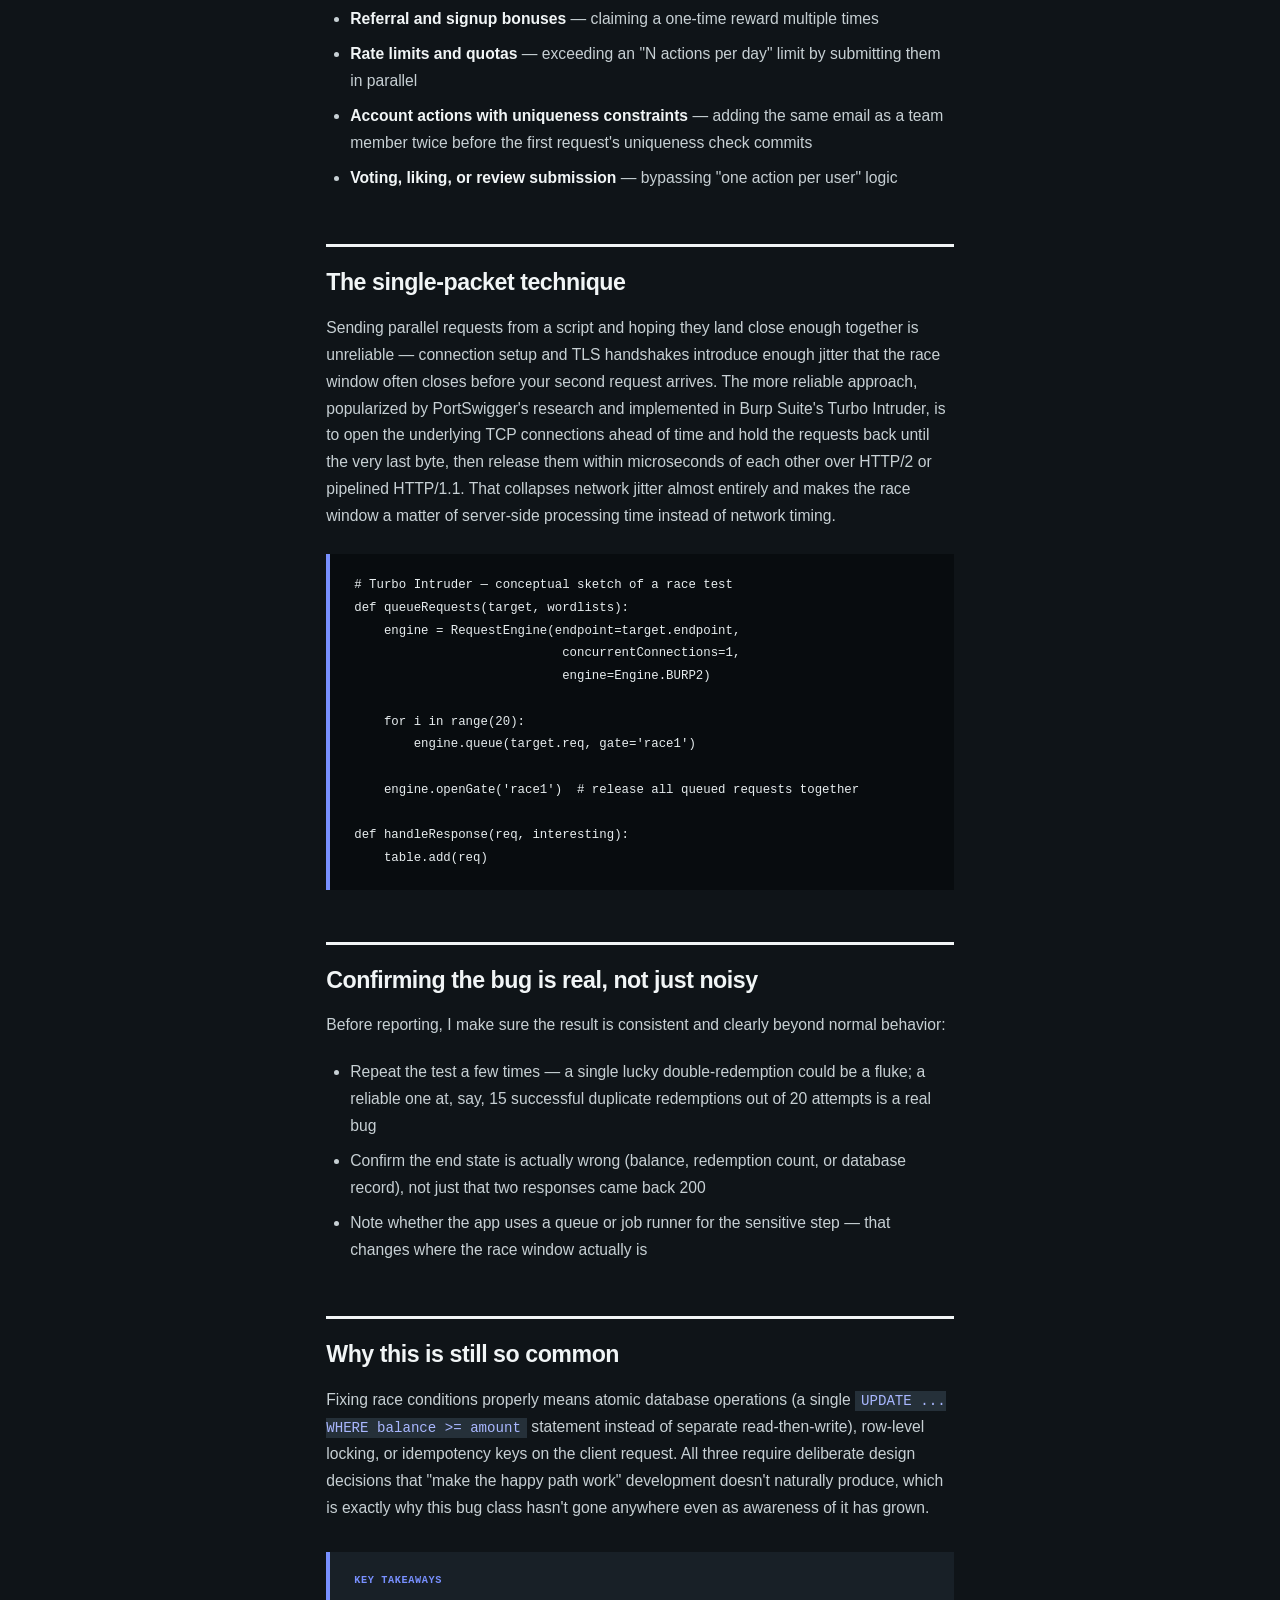
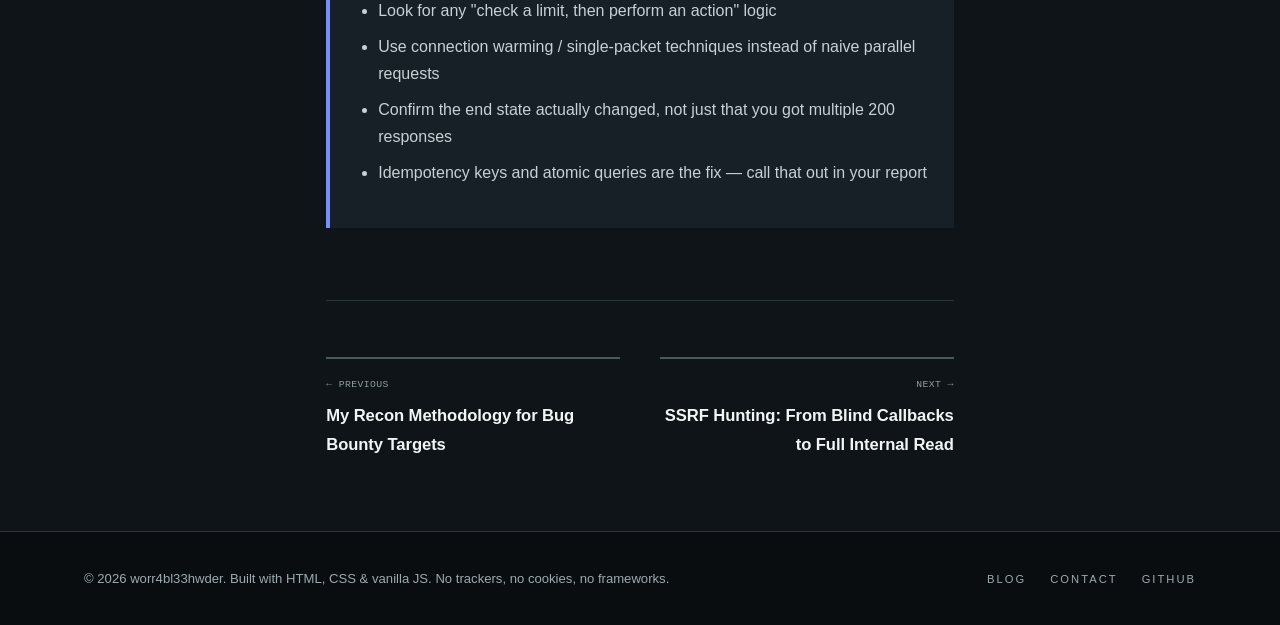
<file: blog/race-conditions-bug-bounty.html>
<!doctype html>
<html lang="en">
<head>
  <meta charset="UTF-8" />
  <meta name="viewport" content="width=device-width, initial-scale=1.0" />
  <title>Race Conditions in Web Apps: Winning the Bug Bounty Lottery — worr4bl33hwder</title>
  <meta name="description" content="Coupons that redeem twice, limits that don't hold, and the single-packet trick that makes races reliable." />
  <link rel="icon" type="image/svg+xml" href="../assets/favicon.svg" />
  <link rel="stylesheet" href="../css/style.css" />
</head>
<body>
  <a href="#main" class="skip-link">Skip to content</a>

  <header class="site-header" id="site-header">
    <div class="container nav-wrap">
      <a href="../index.html" class="brand"><span class="brand-prompt">worr4bl33hwder</span><span class="cursor-blink">_</span></a>
      <nav class="nav-links" id="nav-links">
        <a href="../index.html#about">about</a>
        <a href="../index.html#focus">focus</a>
        <a href="../index.html#writeups">writeups</a>
        <a href="index.html">blog</a>
        <a href="../index.html#contact" class="nav-cta">contact</a>
      </nav>
      <button class="nav-toggle" id="nav-toggle" aria-label="Toggle navigation" aria-expanded="false">
        <span></span><span></span><span></span>
      </button>
    </div>
  </header>

  <main id="main">
    <section class="post-header">
      <div class="container">
        <div class="post-meta">
          <span class="tag-pill">Logic Flaws</span><span>Apr 11, 2026</span><span>&middot;</span><span>7 min read</span>
        </div>
        <h1>Race Conditions in Web Apps: Winning the Bug Bounty Lottery</h1>
        <p class="lead">If a limit is checked and then applied in two separate steps, there's a window between them. Race condition bugs live in that window.</p>
      </div>
    </section>

    <section class="post-body">
      <div class="container">
        <article class="article">
          <div class="disclaimer"><strong>Heads up:</strong> Educational content only. Only test systems you're explicitly authorized to test, and always follow the rules of the program you're hacking on.</div>

          <div class="callout">
            <strong>TL;DR</strong>
            Any "check, then act" logic &mdash; check balance, then deduct; check redemption count, then redeem &mdash; has a race window. Fire the requests as close to simultaneously as possible and see if the check can be satisfied more than once.
          </div>

          <p>Race conditions used to be a pain to exploit reliably over HTTP because network jitter meant your parallel requests rarely landed at exactly the same moment on the server. That got a lot easier once the "single-packet attack" technique became common knowledge &mdash; and it's now one of the highest reward-to-effort bug classes in bounty hunting, because so much backend logic still assumes requests arrive one at a time.</p>

          <h2>The pattern to look for</h2>
          <p>Almost every race condition bug follows the same shape in the backend code, something like:</p>
          <pre><code>1. SELECT balance FROM accounts WHERE id = ?
2. if balance >= amount:
3.     UPDATE accounts SET balance = balance - amount WHERE id = ?
4.     process_withdrawal(amount)</code></pre>
          <p>Between step 2 and step 3, the balance hasn't been touched yet. If you fire two withdrawal requests at the exact same instant, both can pass the check at step 2 before either one completes step 3 &mdash; and you get two withdrawals approved against a balance that should only have covered one.</p>

          <h2>Where this shows up in real features</h2>
          <ul>
            <li><strong>Coupon and gift card redemption</strong> &mdash; redeeming a single-use code twice</li>
            <li><strong>Referral and signup bonuses</strong> &mdash; claiming a one-time reward multiple times</li>
            <li><strong>Rate limits and quotas</strong> &mdash; exceeding an "N actions per day" limit by submitting them in parallel</li>
            <li><strong>Account actions with uniqueness constraints</strong> &mdash; adding the same email as a team member twice before the first request's uniqueness check commits</li>
            <li><strong>Voting, liking, or review submission</strong> &mdash; bypassing "one action per user" logic</li>
          </ul>

          <h2>The single-packet technique</h2>
          <p>Sending parallel requests from a script and hoping they land close enough together is unreliable &mdash; connection setup and TLS handshakes introduce enough jitter that the race window often closes before your second request arrives. The more reliable approach, popularized by PortSwigger's research and implemented in Burp Suite's Turbo Intruder, is to open the underlying TCP connections ahead of time and hold the requests back until the very last byte, then release them within microseconds of each other over HTTP/2 or pipelined HTTP/1.1. That collapses network jitter almost entirely and makes the race window a matter of server-side processing time instead of network timing.</p>

          <pre><code># Turbo Intruder — conceptual sketch of a race test
def queueRequests(target, wordlists):
    engine = RequestEngine(endpoint=target.endpoint,
                            concurrentConnections=1,
                            engine=Engine.BURP2)

    for i in range(20):
        engine.queue(target.req, gate='race1')

    engine.openGate('race1')  # release all queued requests together

def handleResponse(req, interesting):
    table.add(req)</code></pre>

          <h2>Confirming the bug is real, not just noisy</h2>
          <p>Before reporting, I make sure the result is consistent and clearly beyond normal behavior:</p>
          <ul>
            <li>Repeat the test a few times &mdash; a single lucky double-redemption could be a fluke; a reliable one at, say, 15 successful duplicate redemptions out of 20 attempts is a real bug</li>
            <li>Confirm the end state is actually wrong (balance, redemption count, or database record), not just that two responses came back 200</li>
            <li>Note whether the app uses a queue or job runner for the sensitive step &mdash; that changes where the race window actually is</li>
          </ul>

          <h2>Why this is still so common</h2>
          <p>Fixing race conditions properly means atomic database operations (a single <code>UPDATE ... WHERE balance >= amount</code> statement instead of separate read-then-write), row-level locking, or idempotency keys on the client request. All three require deliberate design decisions that "make the happy path work" development doesn't naturally produce, which is exactly why this bug class hasn't gone anywhere even as awareness of it has grown.</p>

          <div class="callout">
            <strong>Key takeaways</strong>
            <ul style="margin-top:8px;">
              <li>Look for any "check a limit, then perform an action" logic</li>
              <li>Use connection warming / single-packet techniques instead of naive parallel requests</li>
              <li>Confirm the end state actually changed, not just that you got multiple 200 responses</li>
              <li>Idempotency keys and atomic queries are the fix &mdash; call that out in your report</li>
            </ul>
          </div>

          <div class="post-footer">
            <div class="post-nav">
              <a href="recon-methodology.html">
                <span>&larr; previous</span>
                <span class="title">My Recon Methodology for Bug Bounty Targets</span>
              </a>
              <a class="next" href="ssrf-blind-to-full-read.html">
                <span>next &rarr;</span>
                <span class="title">SSRF Hunting: From Blind Callbacks to Full Internal Read</span>
              </a>
            </div>
          </div>
        </article>
      </div>
    </section>
  </main>

  <footer class="site-footer">
    <div class="container footer-wrap">
      <p>&copy; <span id="year"></span> worr4bl33hwder. Built with HTML, CSS &amp; vanilla JS. No trackers, no cookies, no frameworks.</p>
      <div class="footer-links">
        <a href="index.html">blog</a>
        <a href="../index.html#contact">contact</a>
        <a href="https://github.com/watermelonich" target="_blank" rel="noopener noreferrer">github</a>
      </div>
    </div>
  </footer>

  <button class="back-to-top" id="back-to-top" aria-label="Back to top">&uarr;</button>

  <script src="../js/main.js"></script>
  <script src="../js/blog.js"></script>
</body>
</html>
</file>
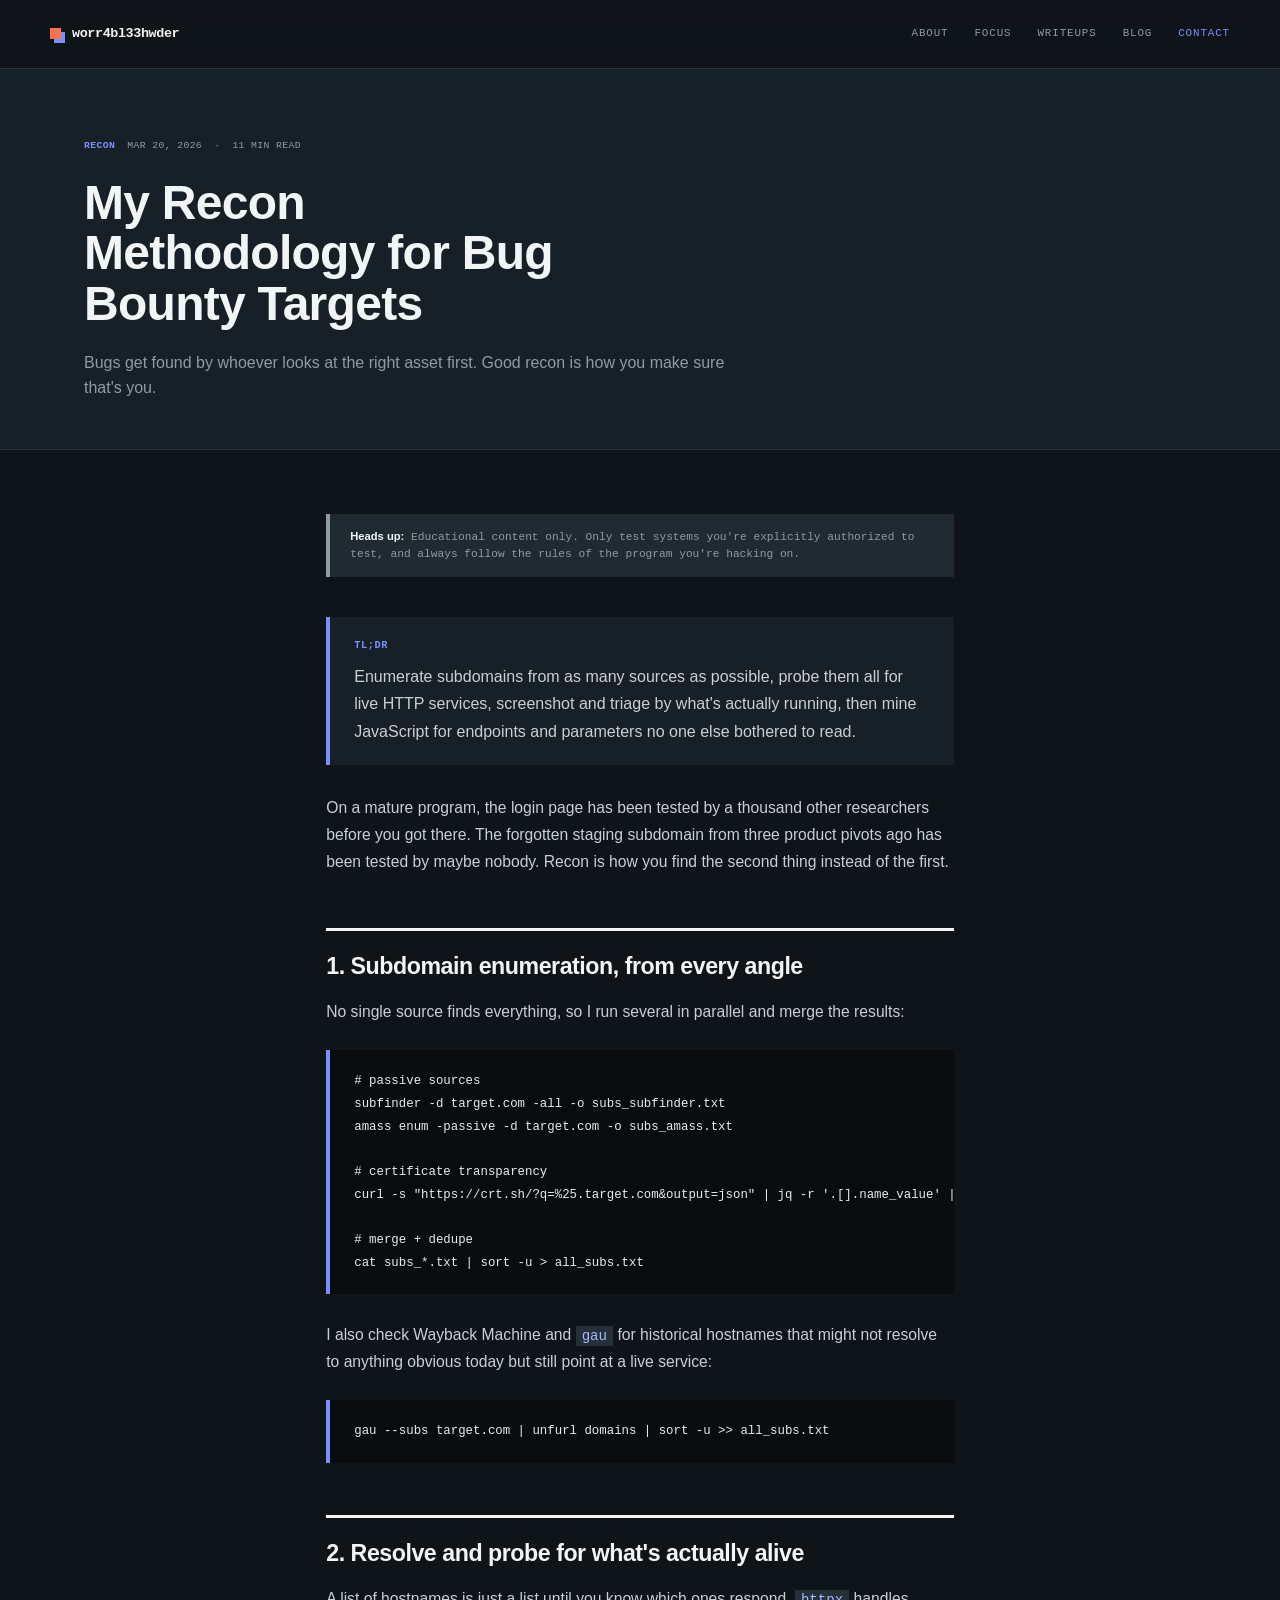
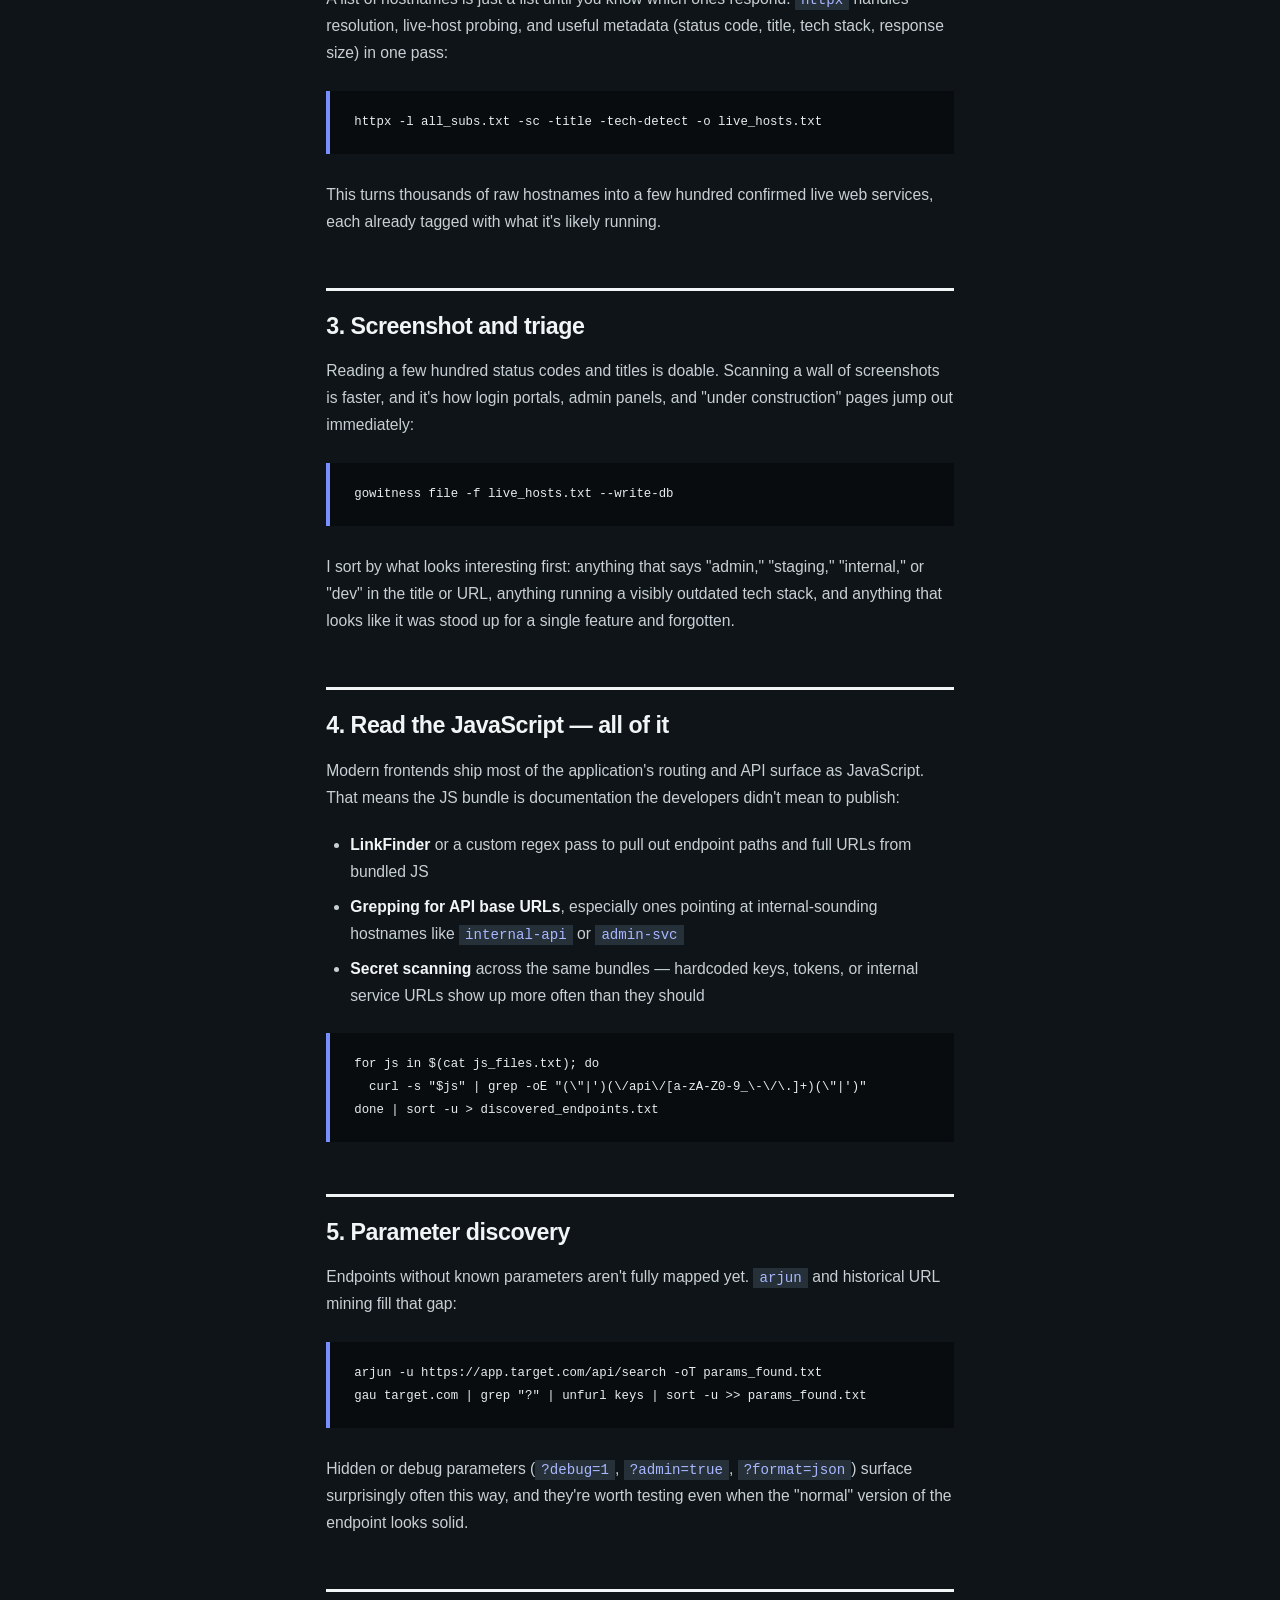
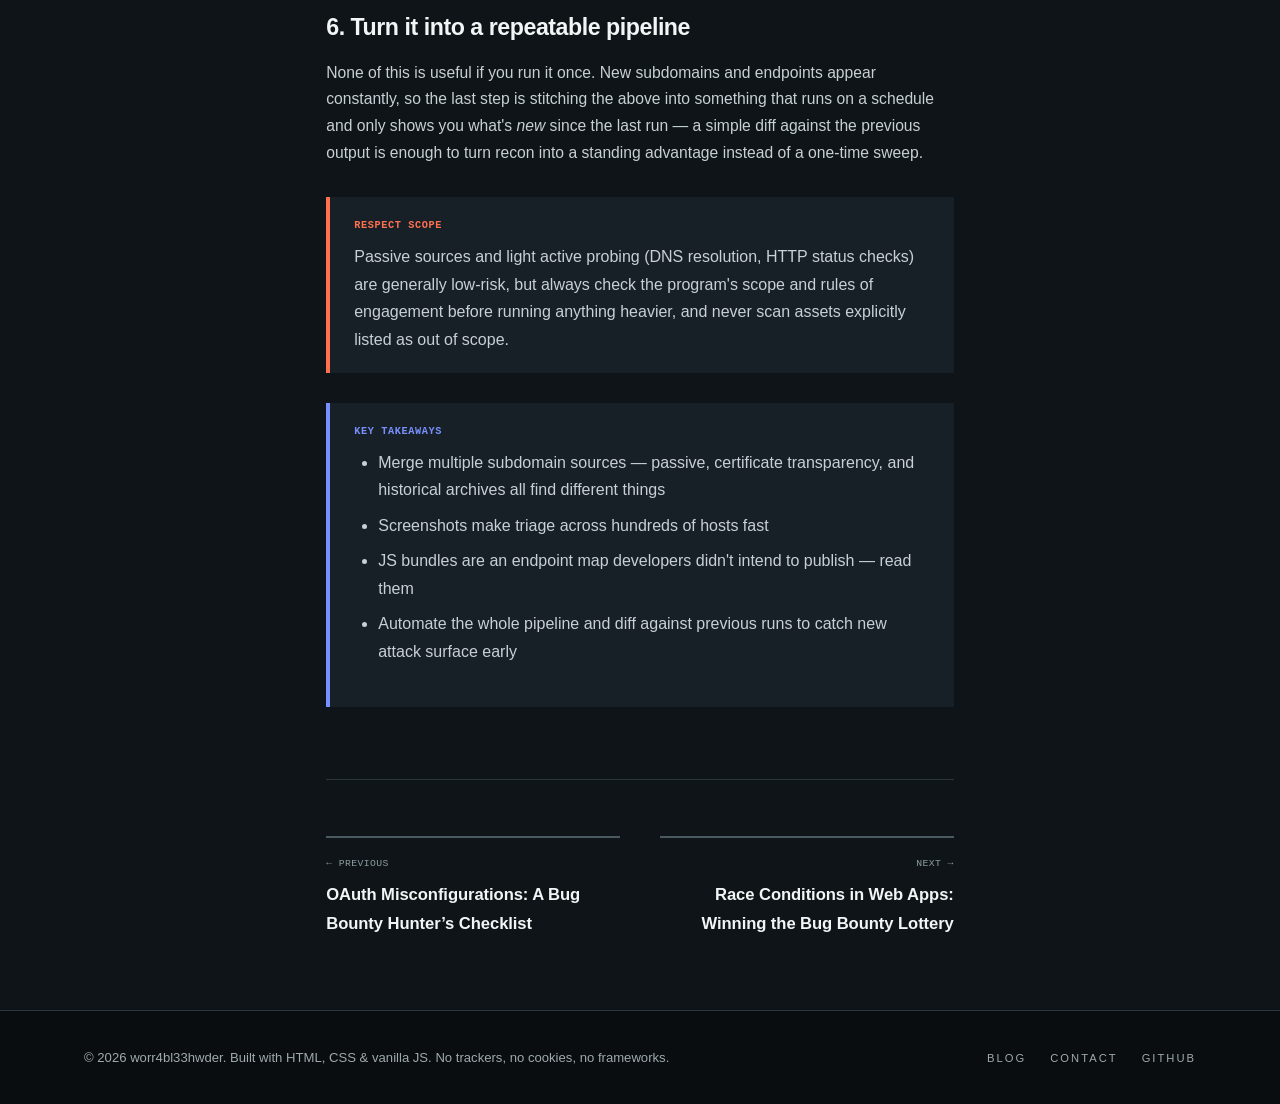
<file: blog/recon-methodology.html>
<!doctype html>
<html lang="en">
<head>
  <meta charset="UTF-8" />
  <meta name="viewport" content="width=device-width, initial-scale=1.0" />
  <title>My Recon Methodology for Bug Bounty Targets — worr4bl33hwder</title>
  <meta name="description" content="How I go from a bare root domain to a prioritized list of interesting targets, and the pipeline that automates most of it." />
  <link rel="icon" type="image/svg+xml" href="../assets/favicon.svg" />
  <link rel="stylesheet" href="../css/style.css" />
</head>
<body>
  <a href="#main" class="skip-link">Skip to content</a>

  <header class="site-header" id="site-header">
    <div class="container nav-wrap">
      <a href="../index.html" class="brand"><span class="brand-prompt">worr4bl33hwder</span><span class="cursor-blink">_</span></a>
      <nav class="nav-links" id="nav-links">
        <a href="../index.html#about">about</a>
        <a href="../index.html#focus">focus</a>
        <a href="../index.html#writeups">writeups</a>
        <a href="index.html">blog</a>
        <a href="../index.html#contact" class="nav-cta">contact</a>
      </nav>
      <button class="nav-toggle" id="nav-toggle" aria-label="Toggle navigation" aria-expanded="false">
        <span></span><span></span><span></span>
      </button>
    </div>
  </header>

  <main id="main">
    <section class="post-header">
      <div class="container">
        <div class="post-meta">
          <span class="tag-pill">Recon</span><span>Mar 20, 2026</span><span>&middot;</span><span>11 min read</span>
        </div>
        <h1>My Recon Methodology for Bug Bounty Targets</h1>
        <p class="lead">Bugs get found by whoever looks at the right asset first. Good recon is how you make sure that's you.</p>
      </div>
    </section>

    <section class="post-body">
      <div class="container">
        <article class="article">
          <div class="disclaimer"><strong>Heads up:</strong> Educational content only. Only test systems you're explicitly authorized to test, and always follow the rules of the program you're hacking on.</div>

          <div class="callout">
            <strong>TL;DR</strong>
            Enumerate subdomains from as many sources as possible, probe them all for live HTTP services, screenshot and triage by what's actually running, then mine JavaScript for endpoints and parameters no one else bothered to read.
          </div>

          <p>On a mature program, the login page has been tested by a thousand other researchers before you got there. The forgotten staging subdomain from three product pivots ago has been tested by maybe nobody. Recon is how you find the second thing instead of the first.</p>

          <h2>1. Subdomain enumeration, from every angle</h2>
          <p>No single source finds everything, so I run several in parallel and merge the results:</p>
          <pre><code># passive sources
subfinder -d target.com -all -o subs_subfinder.txt
amass enum -passive -d target.com -o subs_amass.txt

# certificate transparency
curl -s "https://crt.sh/?q=%25.target.com&output=json" | jq -r '.[].name_value' | sort -u > subs_crtsh.txt

# merge + dedupe
cat subs_*.txt | sort -u > all_subs.txt</code></pre>
          <p>I also check Wayback Machine and <code>gau</code> for historical hostnames that might not resolve to anything obvious today but still point at a live service:</p>
          <pre><code>gau --subs target.com | unfurl domains | sort -u >> all_subs.txt</code></pre>

          <h2>2. Resolve and probe for what's actually alive</h2>
          <p>A list of hostnames is just a list until you know which ones respond. <code>httpx</code> handles resolution, live-host probing, and useful metadata (status code, title, tech stack, response size) in one pass:</p>
          <pre><code>httpx -l all_subs.txt -sc -title -tech-detect -o live_hosts.txt</code></pre>
          <p>This turns thousands of raw hostnames into a few hundred confirmed live web services, each already tagged with what it's likely running.</p>

          <h2>3. Screenshot and triage</h2>
          <p>Reading a few hundred status codes and titles is doable. Scanning a wall of screenshots is faster, and it's how login portals, admin panels, and "under construction" pages jump out immediately:</p>
          <pre><code>gowitness file -f live_hosts.txt --write-db</code></pre>
          <p>I sort by what looks interesting first: anything that says "admin," "staging," "internal," or "dev" in the title or URL, anything running a visibly outdated tech stack, and anything that looks like it was stood up for a single feature and forgotten.</p>

          <h2>4. Read the JavaScript &mdash; all of it</h2>
          <p>Modern frontends ship most of the application's routing and API surface as JavaScript. That means the JS bundle is documentation the developers didn't mean to publish:</p>
          <ul>
            <li><strong>LinkFinder</strong> or a custom regex pass to pull out endpoint paths and full URLs from bundled JS</li>
            <li><strong>Grepping for API base URLs</strong>, especially ones pointing at internal-sounding hostnames like <code>internal-api</code> or <code>admin-svc</code></li>
            <li><strong>Secret scanning</strong> across the same bundles &mdash; hardcoded keys, tokens, or internal service URLs show up more often than they should</li>
          </ul>
          <pre><code>for js in $(cat js_files.txt); do
  curl -s "$js" | grep -oE "(\"|')(\/api\/[a-zA-Z0-9_\-\/\.]+)(\"|')"
done | sort -u > discovered_endpoints.txt</code></pre>

          <h2>5. Parameter discovery</h2>
          <p>Endpoints without known parameters aren't fully mapped yet. <code>arjun</code> and historical URL mining fill that gap:</p>
          <pre><code>arjun -u https://app.target.com/api/search -oT params_found.txt
gau target.com | grep "?" | unfurl keys | sort -u >> params_found.txt</code></pre>
          <p>Hidden or debug parameters (<code>?debug=1</code>, <code>?admin=true</code>, <code>?format=json</code>) surface surprisingly often this way, and they're worth testing even when the "normal" version of the endpoint looks solid.</p>

          <h2>6. Turn it into a repeatable pipeline</h2>
          <p>None of this is useful if you run it once. New subdomains and endpoints appear constantly, so the last step is stitching the above into something that runs on a schedule and only shows you what's <em>new</em> since the last run &mdash; a simple diff against the previous output is enough to turn recon into a standing advantage instead of a one-time sweep.</p>

          <div class="callout warn">
            <strong>Respect scope</strong>
            Passive sources and light active probing (DNS resolution, HTTP status checks) are generally low-risk, but always check the program's scope and rules of engagement before running anything heavier, and never scan assets explicitly listed as out of scope.
          </div>

          <div class="callout">
            <strong>Key takeaways</strong>
            <ul style="margin-top:8px;">
              <li>Merge multiple subdomain sources &mdash; passive, certificate transparency, and historical archives all find different things</li>
              <li>Screenshots make triage across hundreds of hosts fast</li>
              <li>JS bundles are an endpoint map developers didn't intend to publish &mdash; read them</li>
              <li>Automate the whole pipeline and diff against previous runs to catch new attack surface early</li>
            </ul>
          </div>

          <div class="post-footer">
            <div class="post-nav">
              <a href="oauth-misconfigurations.html">
                <span>&larr; previous</span>
                <span class="title">OAuth Misconfigurations: A Bug Bounty Hunter&rsquo;s Checklist</span>
              </a>
              <a class="next" href="race-conditions-bug-bounty.html">
                <span>next &rarr;</span>
                <span class="title">Race Conditions in Web Apps: Winning the Bug Bounty Lottery</span>
              </a>
            </div>
          </div>
        </article>
      </div>
    </section>
  </main>

  <footer class="site-footer">
    <div class="container footer-wrap">
      <p>&copy; <span id="year"></span> worr4bl33hwder. Built with HTML, CSS &amp; vanilla JS. No trackers, no cookies, no frameworks.</p>
      <div class="footer-links">
        <a href="index.html">blog</a>
        <a href="../index.html#contact">contact</a>
        <a href="https://github.com/watermelonich" target="_blank" rel="noopener noreferrer">github</a>
      </div>
    </div>
  </footer>

  <button class="back-to-top" id="back-to-top" aria-label="Back to top">&uarr;</button>

  <script src="../js/main.js"></script>
  <script src="../js/blog.js"></script>
</body>
</html>
</file>
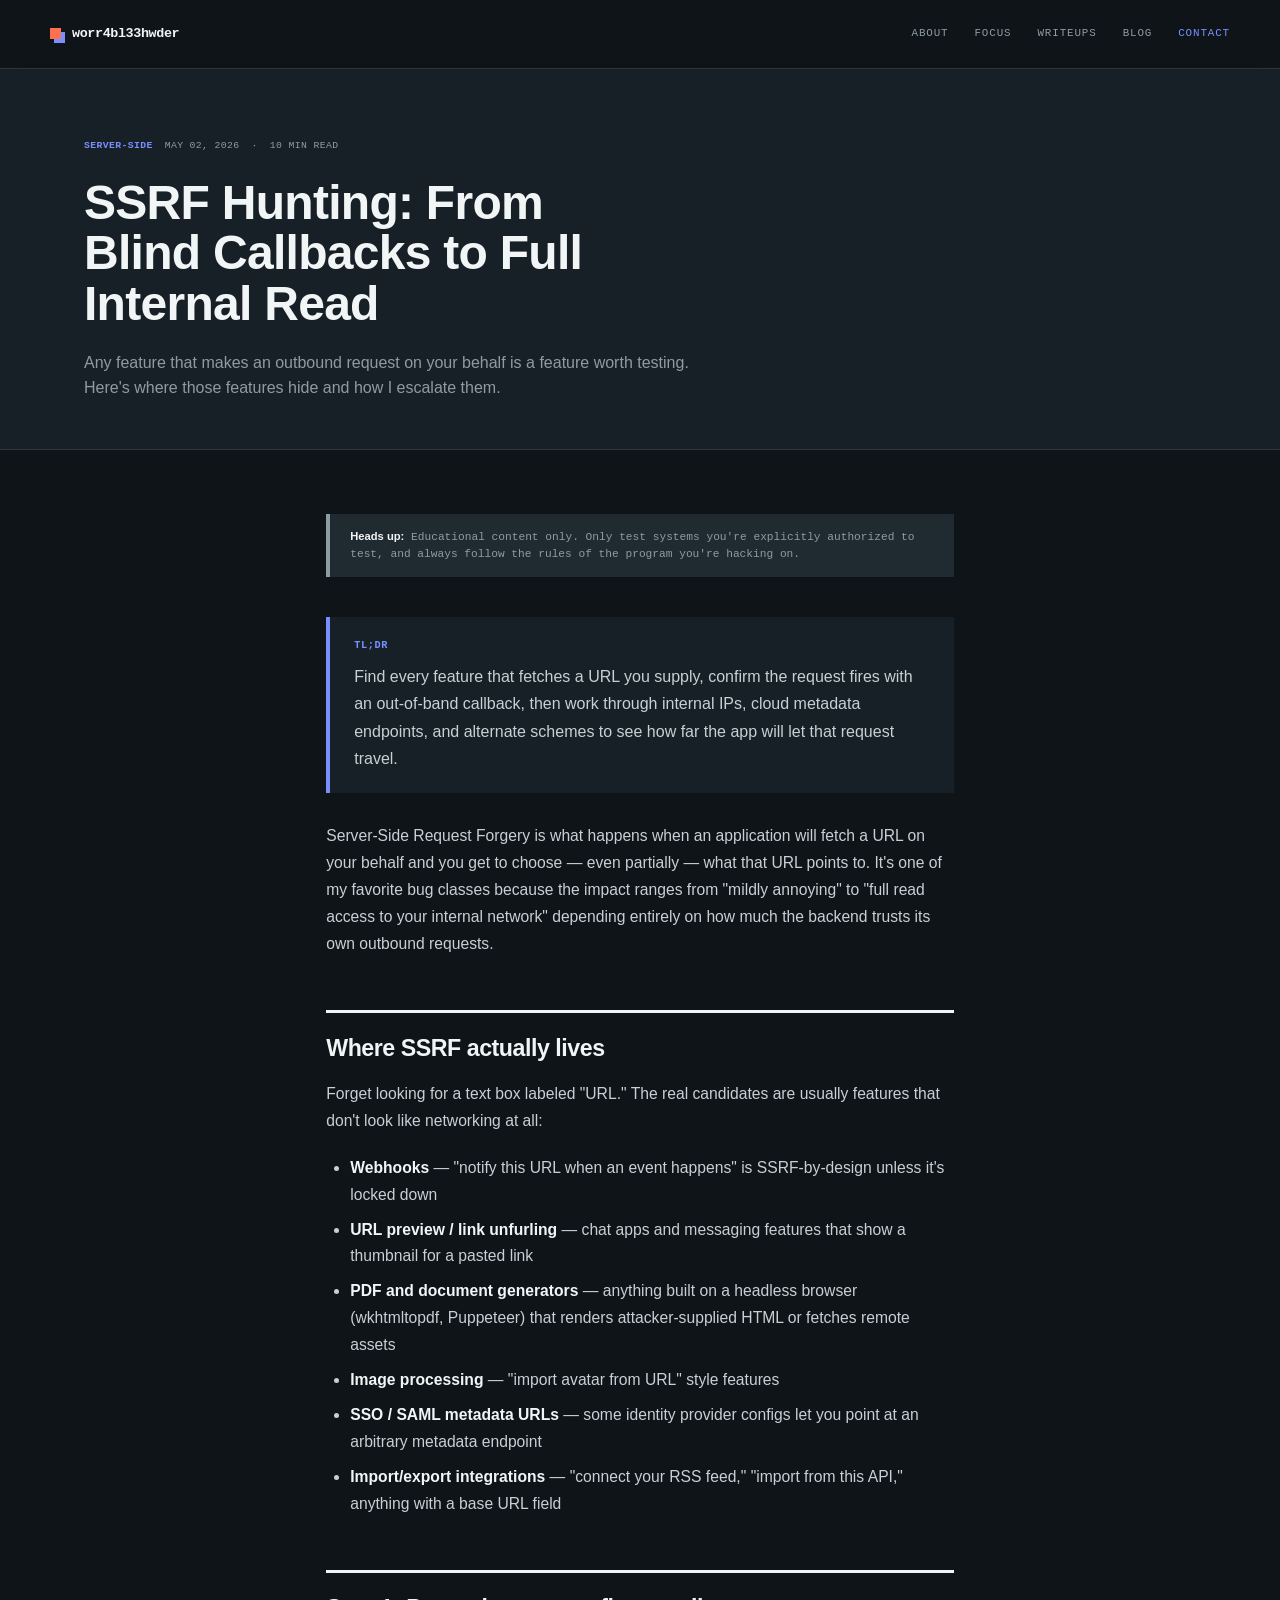
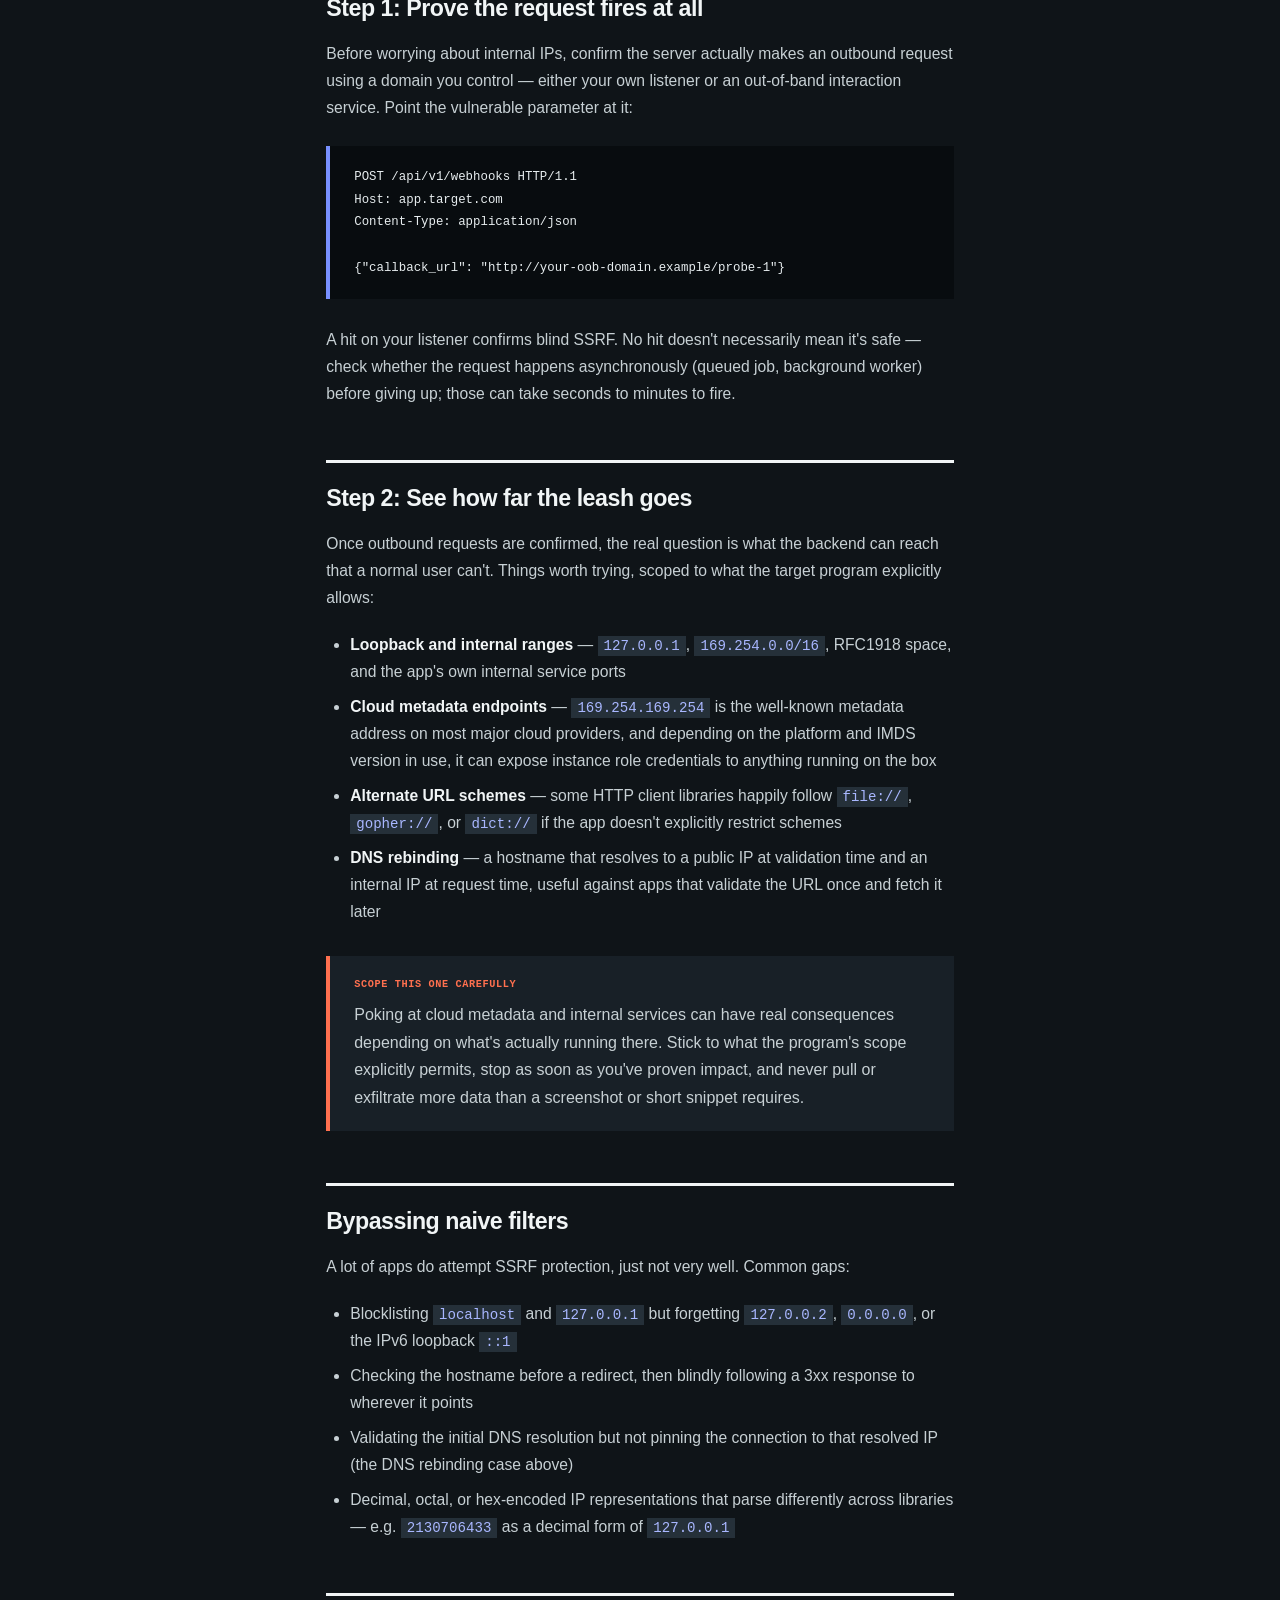
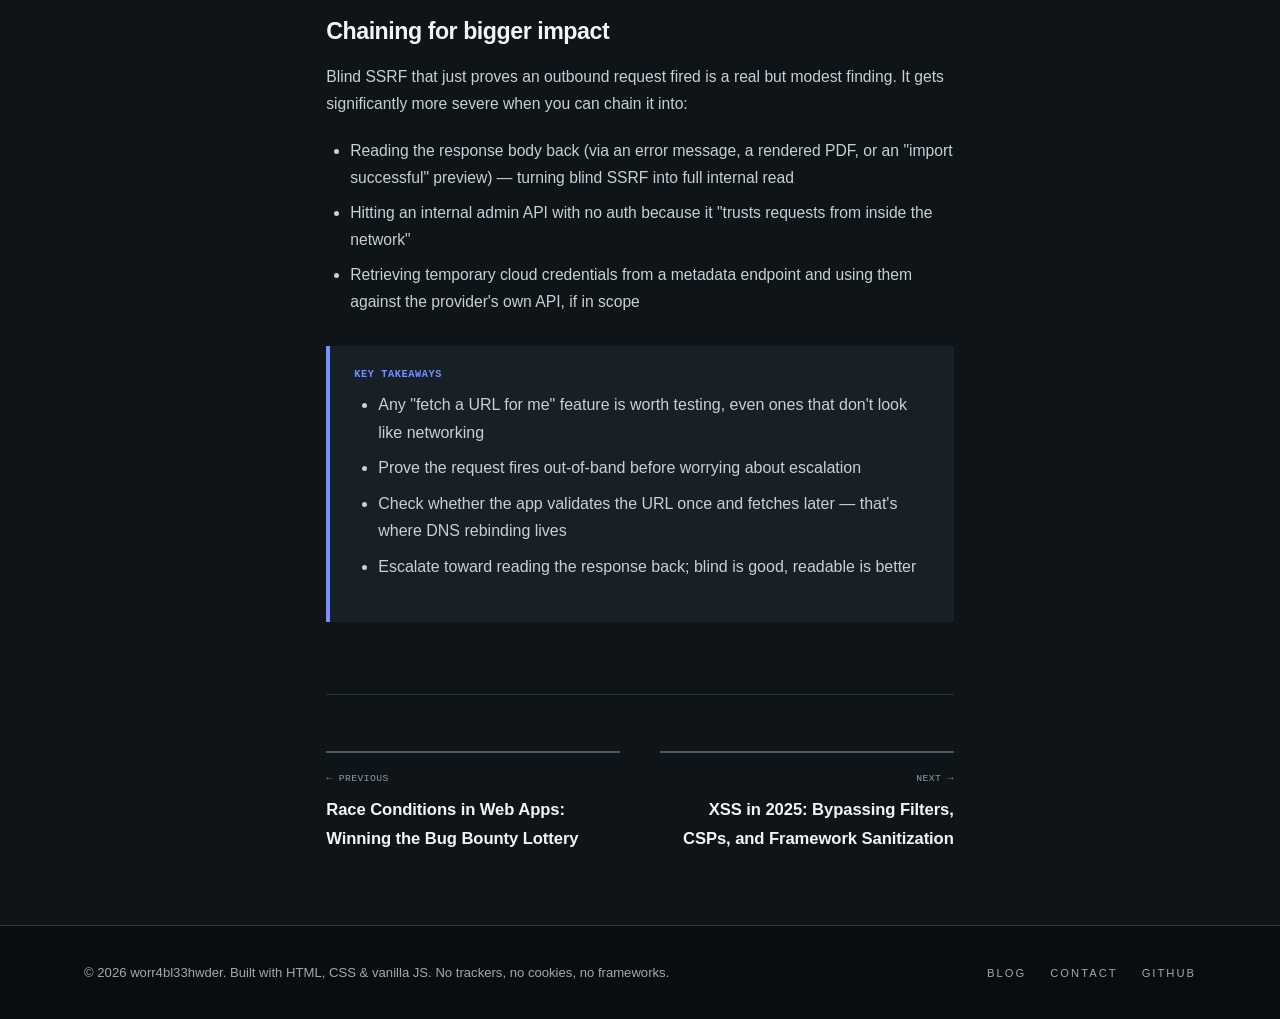
<file: blog/ssrf-blind-to-full-read.html>
<!doctype html>
<html lang="en">
<head>
  <meta charset="UTF-8" />
  <meta name="viewport" content="width=device-width, initial-scale=1.0" />
  <title>SSRF Hunting: From Blind Callbacks to Full Internal Read — worr4bl33hwder</title>
  <meta name="description" content="Where SSRF actually hides in modern apps, and how a blind out-of-band callback turns into full internal network read." />
  <link rel="icon" type="image/svg+xml" href="../assets/favicon.svg" />
  <link rel="stylesheet" href="../css/style.css" />
</head>
<body>
  <a href="#main" class="skip-link">Skip to content</a>

  <header class="site-header" id="site-header">
    <div class="container nav-wrap">
      <a href="../index.html" class="brand"><span class="brand-prompt">worr4bl33hwder</span><span class="cursor-blink">_</span></a>
      <nav class="nav-links" id="nav-links">
        <a href="../index.html#about">about</a>
        <a href="../index.html#focus">focus</a>
        <a href="../index.html#writeups">writeups</a>
        <a href="index.html">blog</a>
        <a href="../index.html#contact" class="nav-cta">contact</a>
      </nav>
      <button class="nav-toggle" id="nav-toggle" aria-label="Toggle navigation" aria-expanded="false">
        <span></span><span></span><span></span>
      </button>
    </div>
  </header>

  <main id="main">
    <section class="post-header">
      <div class="container">
        <div class="post-meta">
          <span class="tag-pill">Server-Side</span><span>May 02, 2026</span><span>&middot;</span><span>10 min read</span>
        </div>
        <h1>SSRF Hunting: From Blind Callbacks to Full Internal Read</h1>
        <p class="lead">Any feature that makes an outbound request on your behalf is a feature worth testing. Here's where those features hide and how I escalate them.</p>
      </div>
    </section>

    <section class="post-body">
      <div class="container">
        <article class="article">
          <div class="disclaimer"><strong>Heads up:</strong> Educational content only. Only test systems you're explicitly authorized to test, and always follow the rules of the program you're hacking on.</div>

          <div class="callout">
            <strong>TL;DR</strong>
            Find every feature that fetches a URL you supply, confirm the request fires with an out-of-band callback, then work through internal IPs, cloud metadata endpoints, and alternate schemes to see how far the app will let that request travel.
          </div>

          <p>Server-Side Request Forgery is what happens when an application will fetch a URL on your behalf and you get to choose &mdash; even partially &mdash; what that URL points to. It's one of my favorite bug classes because the impact ranges from "mildly annoying" to "full read access to your internal network" depending entirely on how much the backend trusts its own outbound requests.</p>

          <h2>Where SSRF actually lives</h2>
          <p>Forget looking for a text box labeled "URL." The real candidates are usually features that don't look like networking at all:</p>
          <ul>
            <li><strong>Webhooks</strong> &mdash; "notify this URL when an event happens" is SSRF-by-design unless it's locked down</li>
            <li><strong>URL preview / link unfurling</strong> &mdash; chat apps and messaging features that show a thumbnail for a pasted link</li>
            <li><strong>PDF and document generators</strong> &mdash; anything built on a headless browser (wkhtmltopdf, Puppeteer) that renders attacker-supplied HTML or fetches remote assets</li>
            <li><strong>Image processing</strong> &mdash; "import avatar from URL" style features</li>
            <li><strong>SSO / SAML metadata URLs</strong> &mdash; some identity provider configs let you point at an arbitrary metadata endpoint</li>
            <li><strong>Import/export integrations</strong> &mdash; "connect your RSS feed," "import from this API," anything with a base URL field</li>
          </ul>

          <h2>Step 1: Prove the request fires at all</h2>
          <p>Before worrying about internal IPs, confirm the server actually makes an outbound request using a domain you control &mdash; either your own listener or an out-of-band interaction service. Point the vulnerable parameter at it:</p>
          <pre><code>POST /api/v1/webhooks HTTP/1.1
Host: app.target.com
Content-Type: application/json

{"callback_url": "http://your-oob-domain.example/probe-1"}</code></pre>
          <p>A hit on your listener confirms blind SSRF. No hit doesn't necessarily mean it's safe &mdash; check whether the request happens asynchronously (queued job, background worker) before giving up; those can take seconds to minutes to fire.</p>

          <h2>Step 2: See how far the leash goes</h2>
          <p>Once outbound requests are confirmed, the real question is what the backend can reach that a normal user can't. Things worth trying, scoped to what the target program explicitly allows:</p>
          <ul>
            <li><strong>Loopback and internal ranges</strong> &mdash; <code>127.0.0.1</code>, <code>169.254.0.0/16</code>, RFC1918 space, and the app's own internal service ports</li>
            <li><strong>Cloud metadata endpoints</strong> &mdash; <code>169.254.169.254</code> is the well-known metadata address on most major cloud providers, and depending on the platform and IMDS version in use, it can expose instance role credentials to anything running on the box</li>
            <li><strong>Alternate URL schemes</strong> &mdash; some HTTP client libraries happily follow <code>file://</code>, <code>gopher://</code>, or <code>dict://</code> if the app doesn't explicitly restrict schemes</li>
            <li><strong>DNS rebinding</strong> &mdash; a hostname that resolves to a public IP at validation time and an internal IP at request time, useful against apps that validate the URL once and fetch it later</li>
          </ul>

          <div class="callout warn">
            <strong>Scope this one carefully</strong>
            Poking at cloud metadata and internal services can have real consequences depending on what's actually running there. Stick to what the program's scope explicitly permits, stop as soon as you've proven impact, and never pull or exfiltrate more data than a screenshot or short snippet requires.
          </div>

          <h2>Bypassing naive filters</h2>
          <p>A lot of apps do attempt SSRF protection, just not very well. Common gaps:</p>
          <ul>
            <li>Blocklisting <code>localhost</code> and <code>127.0.0.1</code> but forgetting <code>127.0.0.2</code>, <code>0.0.0.0</code>, or the IPv6 loopback <code>::1</code></li>
            <li>Checking the hostname before a redirect, then blindly following a 3xx response to wherever it points</li>
            <li>Validating the initial DNS resolution but not pinning the connection to that resolved IP (the DNS rebinding case above)</li>
            <li>Decimal, octal, or hex-encoded IP representations that parse differently across libraries &mdash; e.g. <code>2130706433</code> as a decimal form of <code>127.0.0.1</code></li>
          </ul>

          <h2>Chaining for bigger impact</h2>
          <p>Blind SSRF that just proves an outbound request fired is a real but modest finding. It gets significantly more severe when you can chain it into:</p>
          <ul>
            <li>Reading the response body back (via an error message, a rendered PDF, or an "import successful" preview) &mdash; turning blind SSRF into full internal read</li>
            <li>Hitting an internal admin API with no auth because it "trusts requests from inside the network"</li>
            <li>Retrieving temporary cloud credentials from a metadata endpoint and using them against the provider's own API, if in scope</li>
          </ul>

          <div class="callout">
            <strong>Key takeaways</strong>
            <ul style="margin-top:8px;">
              <li>Any "fetch a URL for me" feature is worth testing, even ones that don't look like networking</li>
              <li>Prove the request fires out-of-band before worrying about escalation</li>
              <li>Check whether the app validates the URL once and fetches later &mdash; that's where DNS rebinding lives</li>
              <li>Escalate toward reading the response back; blind is good, readable is better</li>
            </ul>
          </div>

          <div class="post-footer">
            <div class="post-nav">
              <a href="race-conditions-bug-bounty.html">
                <span>&larr; previous</span>
                <span class="title">Race Conditions in Web Apps: Winning the Bug Bounty Lottery</span>
              </a>
              <a class="next" href="xss-bypassing-csp-2025.html">
                <span>next &rarr;</span>
                <span class="title">XSS in 2025: Bypassing Filters, CSPs, and Framework Sanitization</span>
              </a>
            </div>
          </div>
        </article>
      </div>
    </section>
  </main>

  <footer class="site-footer">
    <div class="container footer-wrap">
      <p>&copy; <span id="year"></span> worr4bl33hwder. Built with HTML, CSS &amp; vanilla JS. No trackers, no cookies, no frameworks.</p>
      <div class="footer-links">
        <a href="index.html">blog</a>
        <a href="../index.html#contact">contact</a>
        <a href="https://github.com/watermelonich" target="_blank" rel="noopener noreferrer">github</a>
      </div>
    </div>
  </footer>

  <button class="back-to-top" id="back-to-top" aria-label="Back to top">&uarr;</button>

  <script src="../js/main.js"></script>
  <script src="../js/blog.js"></script>
</body>
</html>
</file>
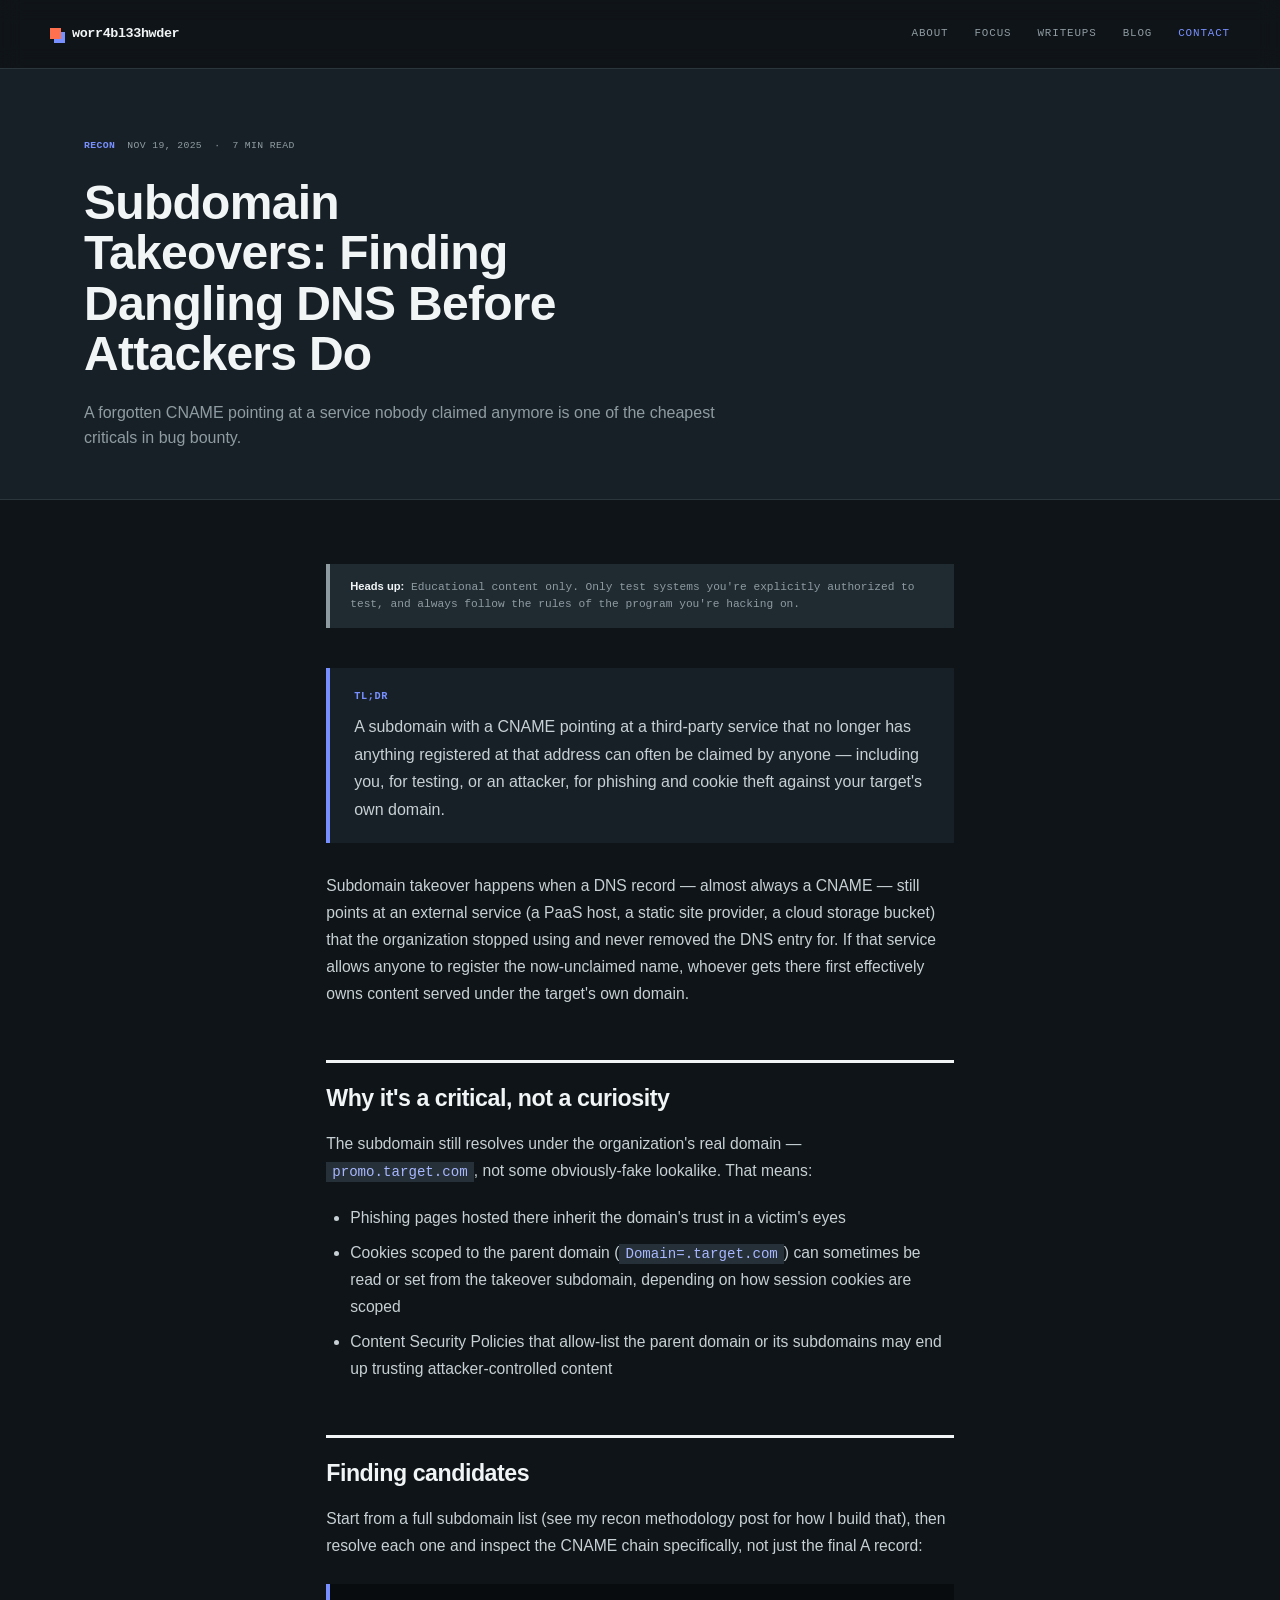
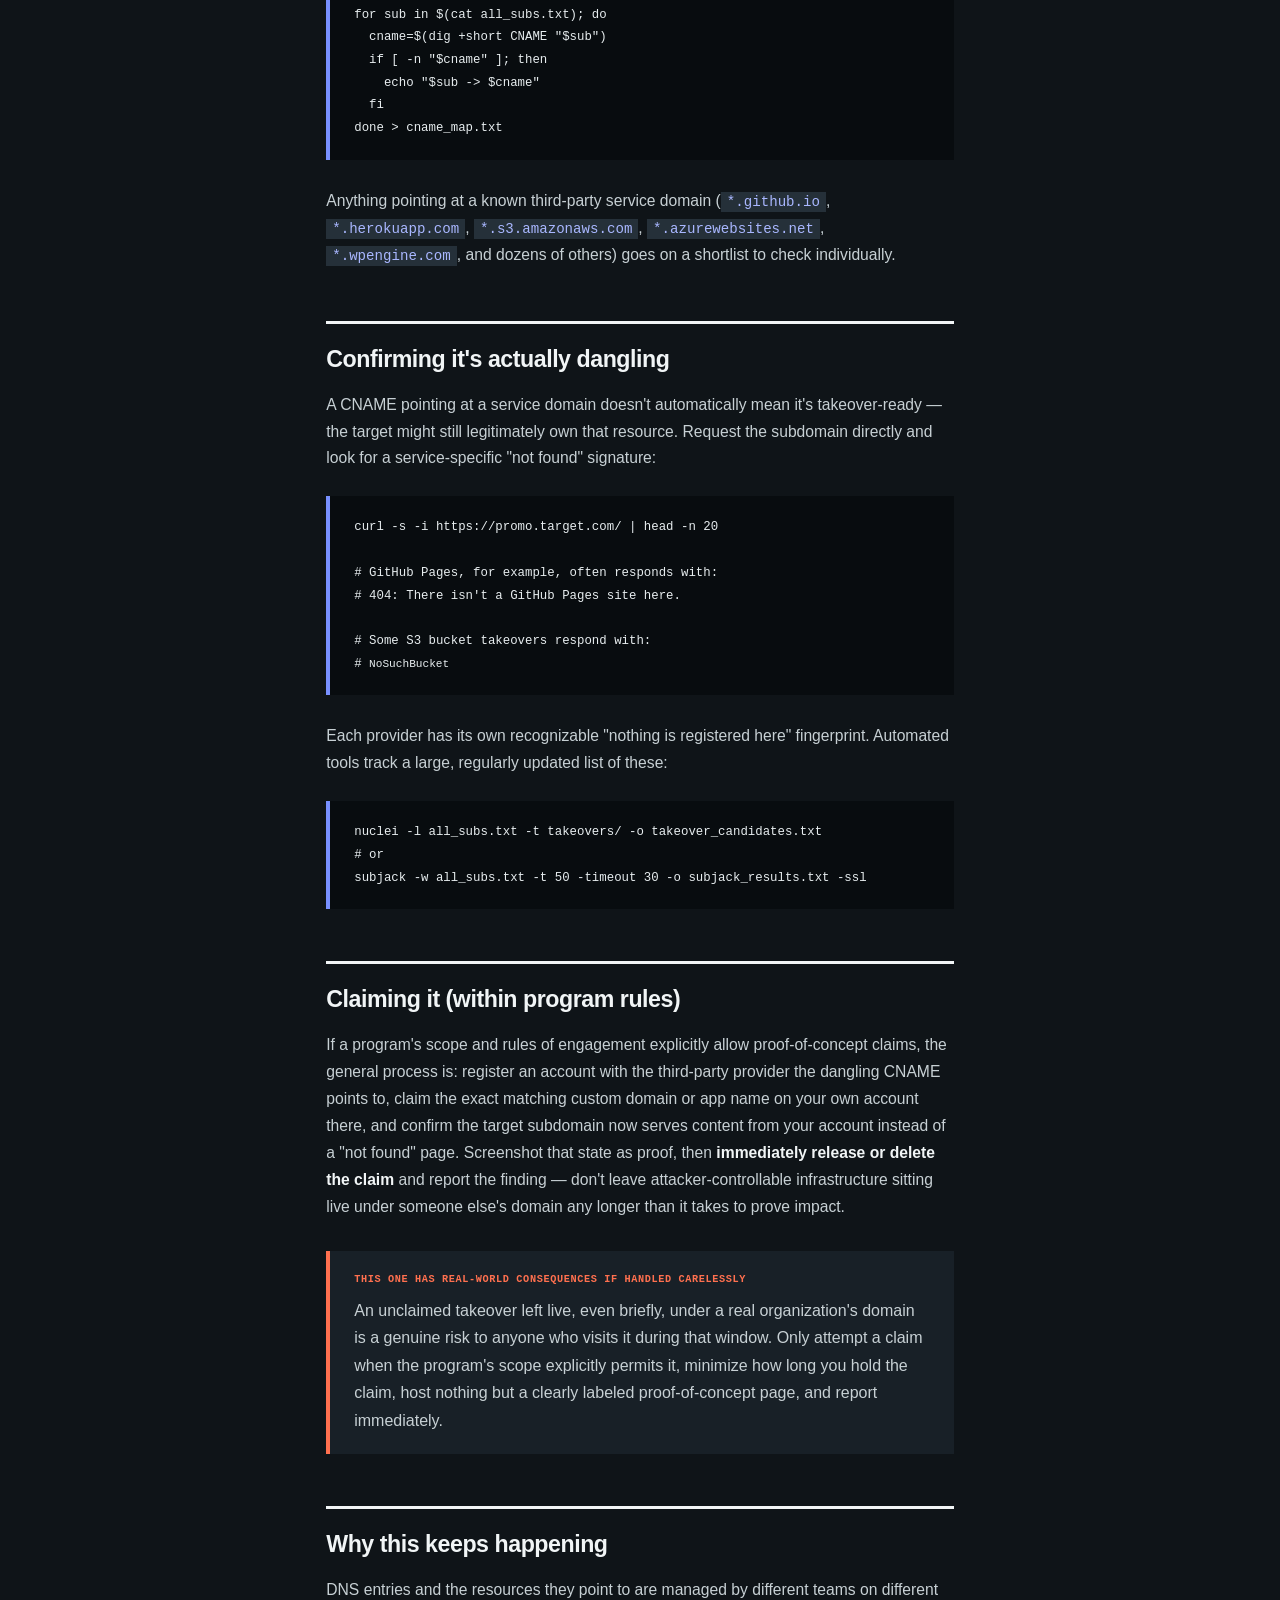
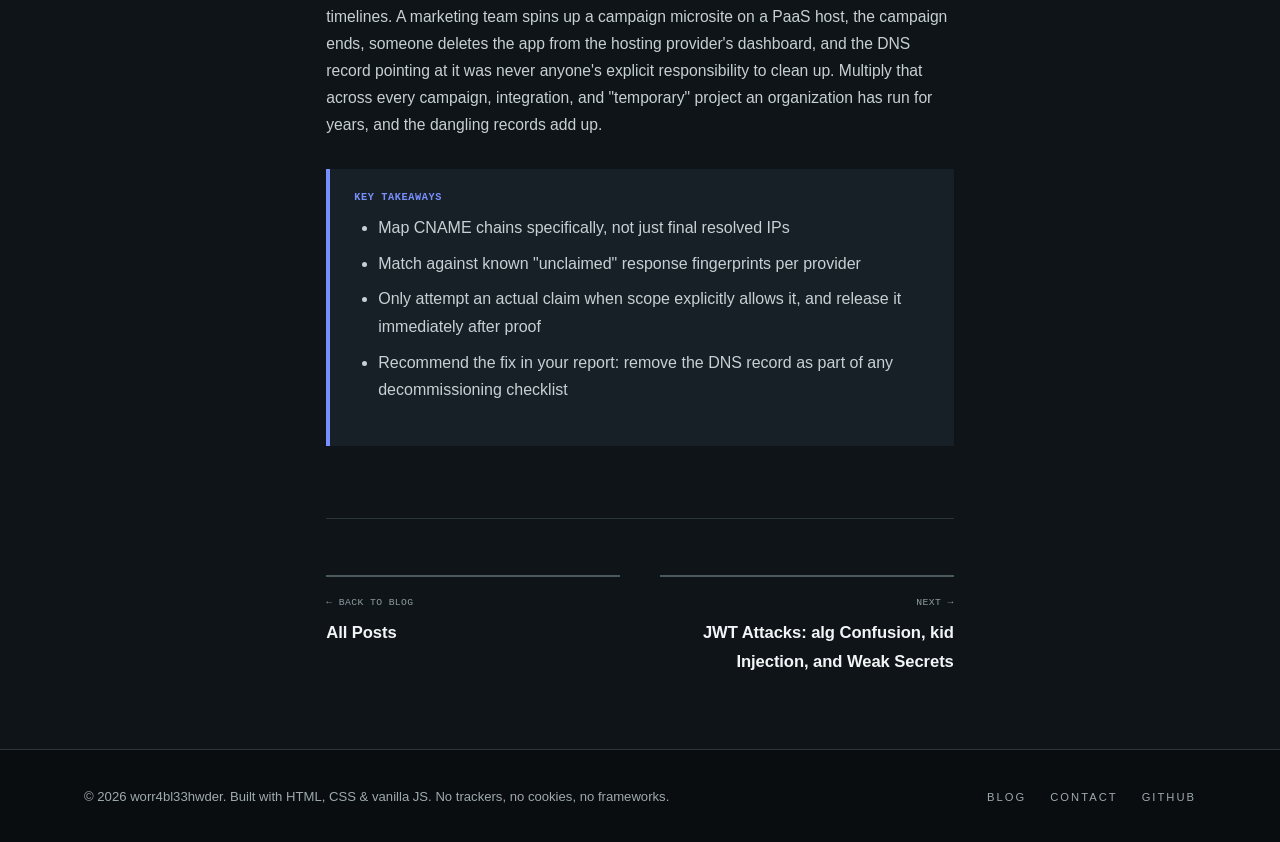
<file: blog/subdomain-takeovers.html>
<!doctype html>
<html lang="en">
<head>
  <meta charset="UTF-8" />
  <meta name="viewport" content="width=device-width, initial-scale=1.0" />
  <title>Subdomain Takeovers: Finding Dangling DNS Before Attackers Do — worr4bl33hwder</title>
  <meta name="description" content="A dangling CNAME is one of the cheapest criticals in bug bounty — here's how I find them fast." />
  <link rel="icon" type="image/svg+xml" href="../assets/favicon.svg" />
  <link rel="stylesheet" href="../css/style.css" />
</head>
<body>
  <a href="#main" class="skip-link">Skip to content</a>

  <header class="site-header" id="site-header">
    <div class="container nav-wrap">
      <a href="../index.html" class="brand"><span class="brand-prompt">worr4bl33hwder</span><span class="cursor-blink">_</span></a>
      <nav class="nav-links" id="nav-links">
        <a href="../index.html#about">about</a>
        <a href="../index.html#focus">focus</a>
        <a href="../index.html#writeups">writeups</a>
        <a href="index.html">blog</a>
        <a href="../index.html#contact" class="nav-cta">contact</a>
      </nav>
      <button class="nav-toggle" id="nav-toggle" aria-label="Toggle navigation" aria-expanded="false">
        <span></span><span></span><span></span>
      </button>
    </div>
  </header>

  <main id="main">
    <section class="post-header">
      <div class="container">
        <div class="post-meta">
          <span class="tag-pill">Recon</span><span>Nov 19, 2025</span><span>&middot;</span><span>7 min read</span>
        </div>
        <h1>Subdomain Takeovers: Finding Dangling DNS Before Attackers Do</h1>
        <p class="lead">A forgotten CNAME pointing at a service nobody claimed anymore is one of the cheapest criticals in bug bounty.</p>
      </div>
    </section>

    <section class="post-body">
      <div class="container">
        <article class="article">
          <div class="disclaimer"><strong>Heads up:</strong> Educational content only. Only test systems you're explicitly authorized to test, and always follow the rules of the program you're hacking on.</div>

          <div class="callout">
            <strong>TL;DR</strong>
            A subdomain with a CNAME pointing at a third-party service that no longer has anything registered at that address can often be claimed by anyone &mdash; including you, for testing, or an attacker, for phishing and cookie theft against your target's own domain.
          </div>

          <p>Subdomain takeover happens when a DNS record &mdash; almost always a CNAME &mdash; still points at an external service (a PaaS host, a static site provider, a cloud storage bucket) that the organization stopped using and never removed the DNS entry for. If that service allows anyone to register the now-unclaimed name, whoever gets there first effectively owns content served under the target's own domain.</p>

          <h2>Why it's a critical, not a curiosity</h2>
          <p>The subdomain still resolves under the organization's real domain &mdash; <code>promo.target.com</code>, not some obviously-fake lookalike. That means:</p>
          <ul>
            <li>Phishing pages hosted there inherit the domain's trust in a victim's eyes</li>
            <li>Cookies scoped to the parent domain (<code>Domain=.target.com</code>) can sometimes be read or set from the takeover subdomain, depending on how session cookies are scoped</li>
            <li>Content Security Policies that allow-list the parent domain or its subdomains may end up trusting attacker-controlled content</li>
          </ul>

          <h2>Finding candidates</h2>
          <p>Start from a full subdomain list (see my recon methodology post for how I build that), then resolve each one and inspect the CNAME chain specifically, not just the final A record:</p>
          <pre><code>for sub in $(cat all_subs.txt); do
  cname=$(dig +short CNAME "$sub")
  if [ -n "$cname" ]; then
    echo "$sub -> $cname"
  fi
done > cname_map.txt</code></pre>
          <p>Anything pointing at a known third-party service domain (<code>*.github.io</code>, <code>*.herokuapp.com</code>, <code>*.s3.amazonaws.com</code>, <code>*.azurewebsites.net</code>, <code>*.wpengine.com</code>, and dozens of others) goes on a shortlist to check individually.</p>

          <h2>Confirming it's actually dangling</h2>
          <p>A CNAME pointing at a service domain doesn't automatically mean it's takeover-ready &mdash; the target might still legitimately own that resource. Request the subdomain directly and look for a service-specific "not found" signature:</p>
          <pre><code>curl -s -i https://promo.target.com/ | head -n 20

# GitHub Pages, for example, often responds with:
# 404: There isn't a GitHub Pages site here.

# Some S3 bucket takeovers respond with:
# <Error><Code>NoSuchBucket</Code></Error></code></pre>
          <p>Each provider has its own recognizable "nothing is registered here" fingerprint. Automated tools track a large, regularly updated list of these:</p>
          <pre><code>nuclei -l all_subs.txt -t takeovers/ -o takeover_candidates.txt
# or
subjack -w all_subs.txt -t 50 -timeout 30 -o subjack_results.txt -ssl</code></pre>

          <h2>Claiming it (within program rules)</h2>
          <p>If a program's scope and rules of engagement explicitly allow proof-of-concept claims, the general process is: register an account with the third-party provider the dangling CNAME points to, claim the exact matching custom domain or app name on your own account there, and confirm the target subdomain now serves content from your account instead of a "not found" page. Screenshot that state as proof, then <strong>immediately release or delete the claim</strong> and report the finding &mdash; don't leave attacker-controllable infrastructure sitting live under someone else's domain any longer than it takes to prove impact.</p>

          <div class="callout warn">
            <strong>This one has real-world consequences if handled carelessly</strong>
            An unclaimed takeover left live, even briefly, under a real organization's domain is a genuine risk to anyone who visits it during that window. Only attempt a claim when the program's scope explicitly permits it, minimize how long you hold the claim, host nothing but a clearly labeled proof-of-concept page, and report immediately.
          </div>

          <h2>Why this keeps happening</h2>
          <p>DNS entries and the resources they point to are managed by different teams on different timelines. A marketing team spins up a campaign microsite on a PaaS host, the campaign ends, someone deletes the app from the hosting provider's dashboard, and the DNS record pointing at it was never anyone's explicit responsibility to clean up. Multiply that across every campaign, integration, and "temporary" project an organization has run for years, and the dangling records add up.</p>

          <div class="callout">
            <strong>Key takeaways</strong>
            <ul style="margin-top:8px;">
              <li>Map CNAME chains specifically, not just final resolved IPs</li>
              <li>Match against known "unclaimed" response fingerprints per provider</li>
              <li>Only attempt an actual claim when scope explicitly allows it, and release it immediately after proof</li>
              <li>Recommend the fix in your report: remove the DNS record as part of any decommissioning checklist</li>
            </ul>
          </div>

          <div class="post-footer">
            <div class="post-nav">
              <a href="index.html">
                <span>&larr; back to blog</span>
                <span class="title">All Posts</span>
              </a>
              <a class="next" href="jwt-attacks-alg-confusion.html">
                <span>next &rarr;</span>
                <span class="title">JWT Attacks: alg Confusion, kid Injection, and Weak Secrets</span>
              </a>
            </div>
          </div>
        </article>
      </div>
    </section>
  </main>

  <footer class="site-footer">
    <div class="container footer-wrap">
      <p>&copy; <span id="year"></span> worr4bl33hwder. Built with HTML, CSS &amp; vanilla JS. No trackers, no cookies, no frameworks.</p>
      <div class="footer-links">
        <a href="index.html">blog</a>
        <a href="../index.html#contact">contact</a>
        <a href="https://github.com/watermelonich" target="_blank" rel="noopener noreferrer">github</a>
      </div>
    </div>
  </footer>

  <button class="back-to-top" id="back-to-top" aria-label="Back to top">&uarr;</button>

  <script src="../js/main.js"></script>
  <script src="../js/blog.js"></script>
</body>
</html>
</file>
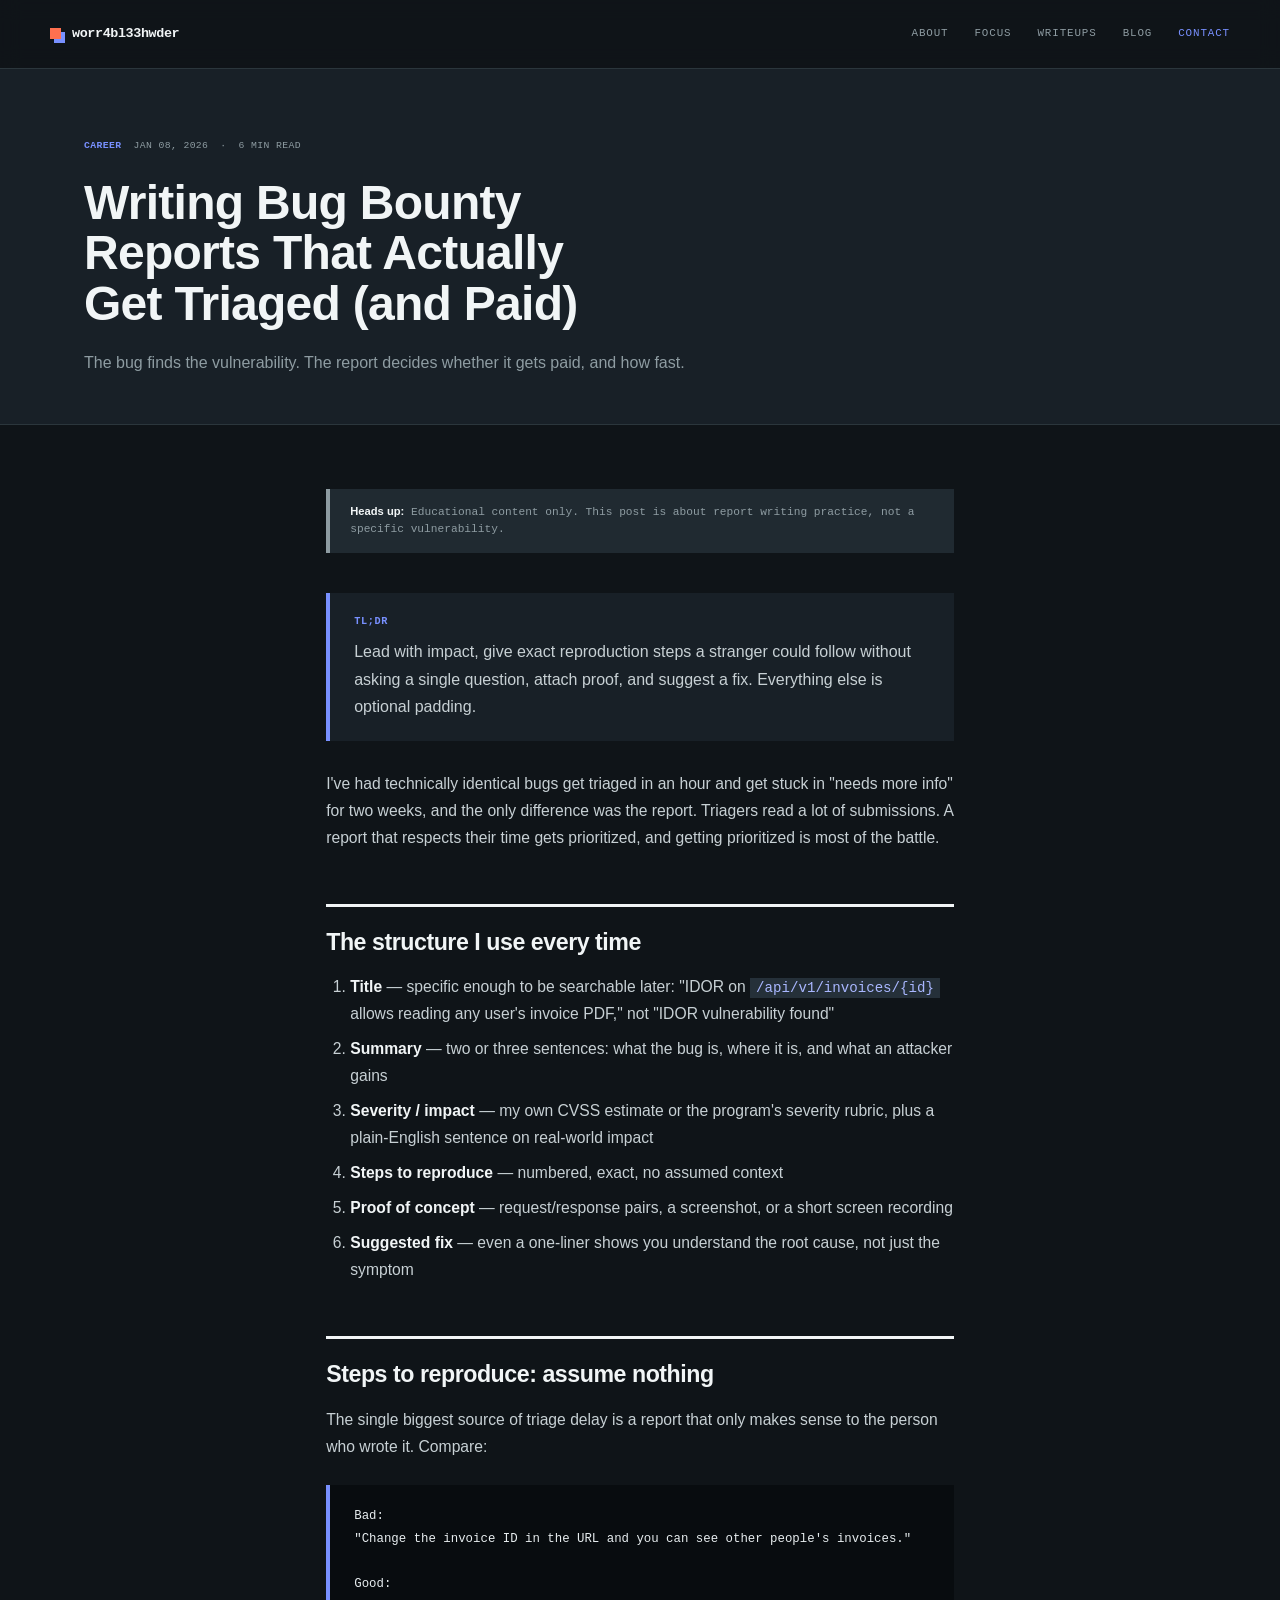
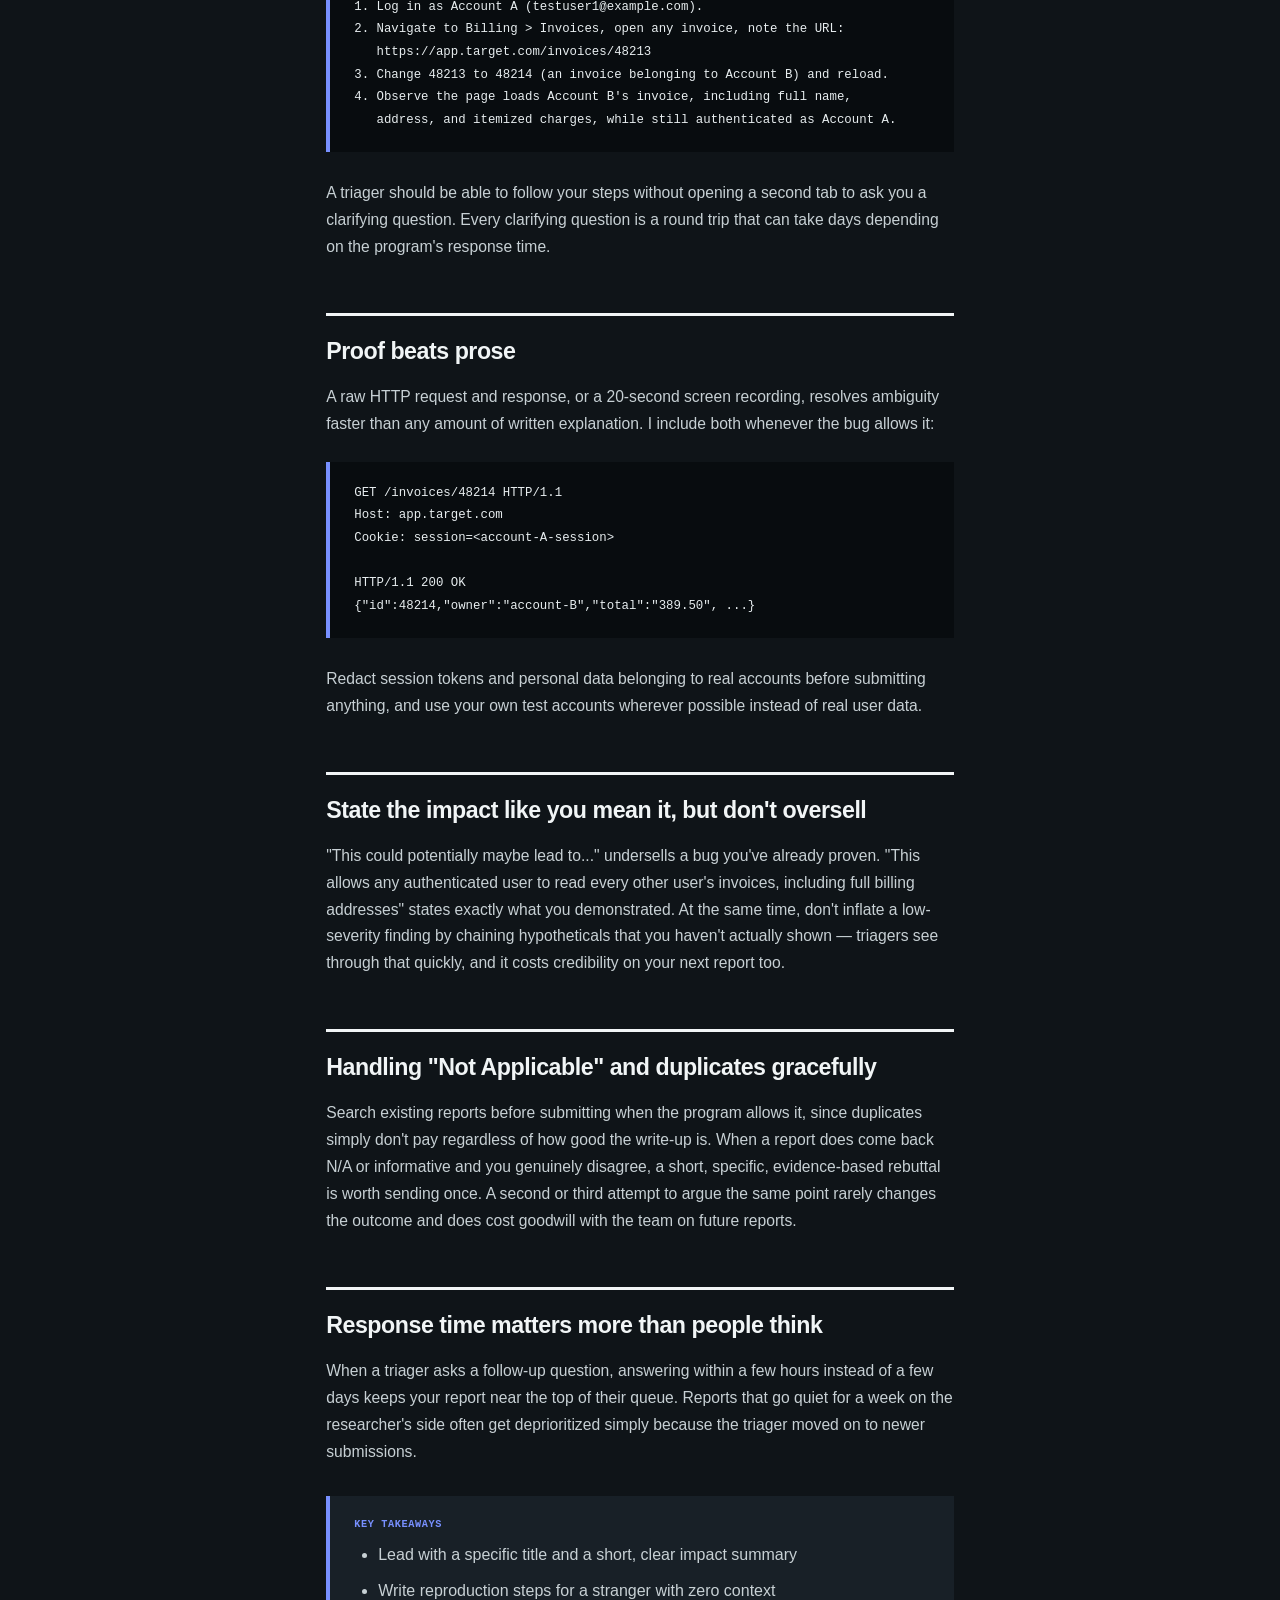
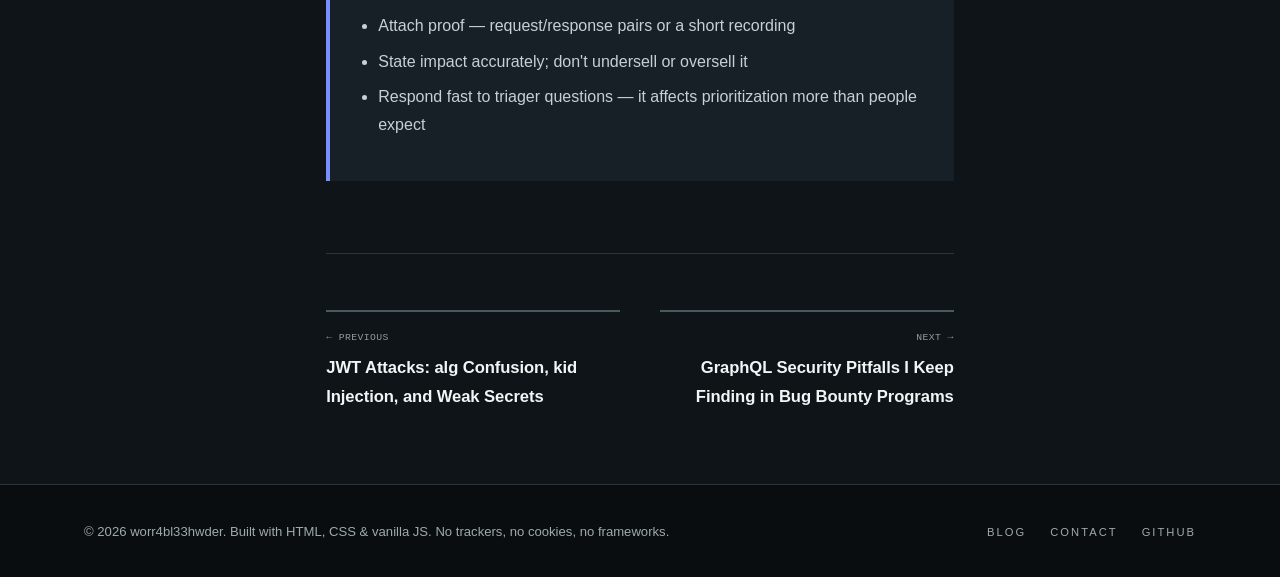
<file: blog/writing-better-bug-bounty-reports.html>
<!doctype html>
<html lang="en">
<head>
  <meta charset="UTF-8" />
  <meta name="viewport" content="width=device-width, initial-scale=1.0" />
  <title>Writing Bug Bounty Reports That Actually Get Triaged (and Paid) — worr4bl33hwder</title>
  <meta name="description" content="The report structure I use to cut down back-and-forth with triagers and get paid faster." />
  <link rel="icon" type="image/svg+xml" href="../assets/favicon.svg" />
  <link rel="stylesheet" href="../css/style.css" />
</head>
<body>
  <a href="#main" class="skip-link">Skip to content</a>

  <header class="site-header" id="site-header">
    <div class="container nav-wrap">
      <a href="../index.html" class="brand"><span class="brand-prompt">worr4bl33hwder</span><span class="cursor-blink">_</span></a>
      <nav class="nav-links" id="nav-links">
        <a href="../index.html#about">about</a>
        <a href="../index.html#focus">focus</a>
        <a href="../index.html#writeups">writeups</a>
        <a href="index.html">blog</a>
        <a href="../index.html#contact" class="nav-cta">contact</a>
      </nav>
      <button class="nav-toggle" id="nav-toggle" aria-label="Toggle navigation" aria-expanded="false">
        <span></span><span></span><span></span>
      </button>
    </div>
  </header>

  <main id="main">
    <section class="post-header">
      <div class="container">
        <div class="post-meta">
          <span class="tag-pill">Career</span><span>Jan 08, 2026</span><span>&middot;</span><span>6 min read</span>
        </div>
        <h1>Writing Bug Bounty Reports That Actually Get Triaged (and Paid)</h1>
        <p class="lead">The bug finds the vulnerability. The report decides whether it gets paid, and how fast.</p>
      </div>
    </section>

    <section class="post-body">
      <div class="container">
        <article class="article">
          <div class="disclaimer"><strong>Heads up:</strong> Educational content only. This post is about report writing practice, not a specific vulnerability.</div>

          <div class="callout">
            <strong>TL;DR</strong>
            Lead with impact, give exact reproduction steps a stranger could follow without asking a single question, attach proof, and suggest a fix. Everything else is optional padding.
          </div>

          <p>I've had technically identical bugs get triaged in an hour and get stuck in "needs more info" for two weeks, and the only difference was the report. Triagers read a lot of submissions. A report that respects their time gets prioritized, and getting prioritized is most of the battle.</p>

          <h2>The structure I use every time</h2>
          <ol>
            <li><strong>Title</strong> &mdash; specific enough to be searchable later: "IDOR on <code>/api/v1/invoices/{id}</code> allows reading any user's invoice PDF," not "IDOR vulnerability found"</li>
            <li><strong>Summary</strong> &mdash; two or three sentences: what the bug is, where it is, and what an attacker gains</li>
            <li><strong>Severity / impact</strong> &mdash; my own CVSS estimate or the program's severity rubric, plus a plain-English sentence on real-world impact</li>
            <li><strong>Steps to reproduce</strong> &mdash; numbered, exact, no assumed context</li>
            <li><strong>Proof of concept</strong> &mdash; request/response pairs, a screenshot, or a short screen recording</li>
            <li><strong>Suggested fix</strong> &mdash; even a one-liner shows you understand the root cause, not just the symptom</li>
          </ol>

          <h2>Steps to reproduce: assume nothing</h2>
          <p>The single biggest source of triage delay is a report that only makes sense to the person who wrote it. Compare:</p>
          <pre><code>Bad:
"Change the invoice ID in the URL and you can see other people's invoices."

Good:
1. Log in as Account A (testuser1@example.com).
2. Navigate to Billing > Invoices, open any invoice, note the URL:
   https://app.target.com/invoices/48213
3. Change 48213 to 48214 (an invoice belonging to Account B) and reload.
4. Observe the page loads Account B's invoice, including full name,
   address, and itemized charges, while still authenticated as Account A.</code></pre>
          <p>A triager should be able to follow your steps without opening a second tab to ask you a clarifying question. Every clarifying question is a round trip that can take days depending on the program's response time.</p>

          <h2>Proof beats prose</h2>
          <p>A raw HTTP request and response, or a 20-second screen recording, resolves ambiguity faster than any amount of written explanation. I include both whenever the bug allows it:</p>
          <pre><code>GET /invoices/48214 HTTP/1.1
Host: app.target.com
Cookie: session=&lt;account-A-session&gt;

HTTP/1.1 200 OK
{"id":48214,"owner":"account-B","total":"389.50", ...}</code></pre>
          <p>Redact session tokens and personal data belonging to real accounts before submitting anything, and use your own test accounts wherever possible instead of real user data.</p>

          <h2>State the impact like you mean it, but don't oversell</h2>
          <p>"This could potentially maybe lead to..." undersells a bug you've already proven. "This allows any authenticated user to read every other user's invoices, including full billing addresses" states exactly what you demonstrated. At the same time, don't inflate a low-severity finding by chaining hypotheticals that you haven't actually shown &mdash; triagers see through that quickly, and it costs credibility on your next report too.</p>

          <h2>Handling "Not Applicable" and duplicates gracefully</h2>
          <p>Search existing reports before submitting when the program allows it, since duplicates simply don't pay regardless of how good the write-up is. When a report does come back N/A or informative and you genuinely disagree, a short, specific, evidence-based rebuttal is worth sending once. A second or third attempt to argue the same point rarely changes the outcome and does cost goodwill with the team on future reports.</p>

          <h2>Response time matters more than people think</h2>
          <p>When a triager asks a follow-up question, answering within a few hours instead of a few days keeps your report near the top of their queue. Reports that go quiet for a week on the researcher's side often get deprioritized simply because the triager moved on to newer submissions.</p>

          <div class="callout">
            <strong>Key takeaways</strong>
            <ul style="margin-top:8px;">
              <li>Lead with a specific title and a short, clear impact summary</li>
              <li>Write reproduction steps for a stranger with zero context</li>
              <li>Attach proof &mdash; request/response pairs or a short recording</li>
              <li>State impact accurately; don't undersell or oversell it</li>
              <li>Respond fast to triager questions &mdash; it affects prioritization more than people expect</li>
            </ul>
          </div>

          <div class="post-footer">
            <div class="post-nav">
              <a href="jwt-attacks-alg-confusion.html">
                <span>&larr; previous</span>
                <span class="title">JWT Attacks: alg Confusion, kid Injection, and Weak Secrets</span>
              </a>
              <a class="next" href="graphql-security-pitfalls.html">
                <span>next &rarr;</span>
                <span class="title">GraphQL Security Pitfalls I Keep Finding in Bug Bounty Programs</span>
              </a>
            </div>
          </div>
        </article>
      </div>
    </section>
  </main>

  <footer class="site-footer">
    <div class="container footer-wrap">
      <p>&copy; <span id="year"></span> worr4bl33hwder. Built with HTML, CSS &amp; vanilla JS. No trackers, no cookies, no frameworks.</p>
      <div class="footer-links">
        <a href="index.html">blog</a>
        <a href="../index.html#contact">contact</a>
        <a href="https://github.com/watermelonich" target="_blank" rel="noopener noreferrer">github</a>
      </div>
    </div>
  </footer>

  <button class="back-to-top" id="back-to-top" aria-label="Back to top">&uarr;</button>

  <script src="../js/main.js"></script>
  <script src="../js/blog.js"></script>
</body>
</html>
</file>
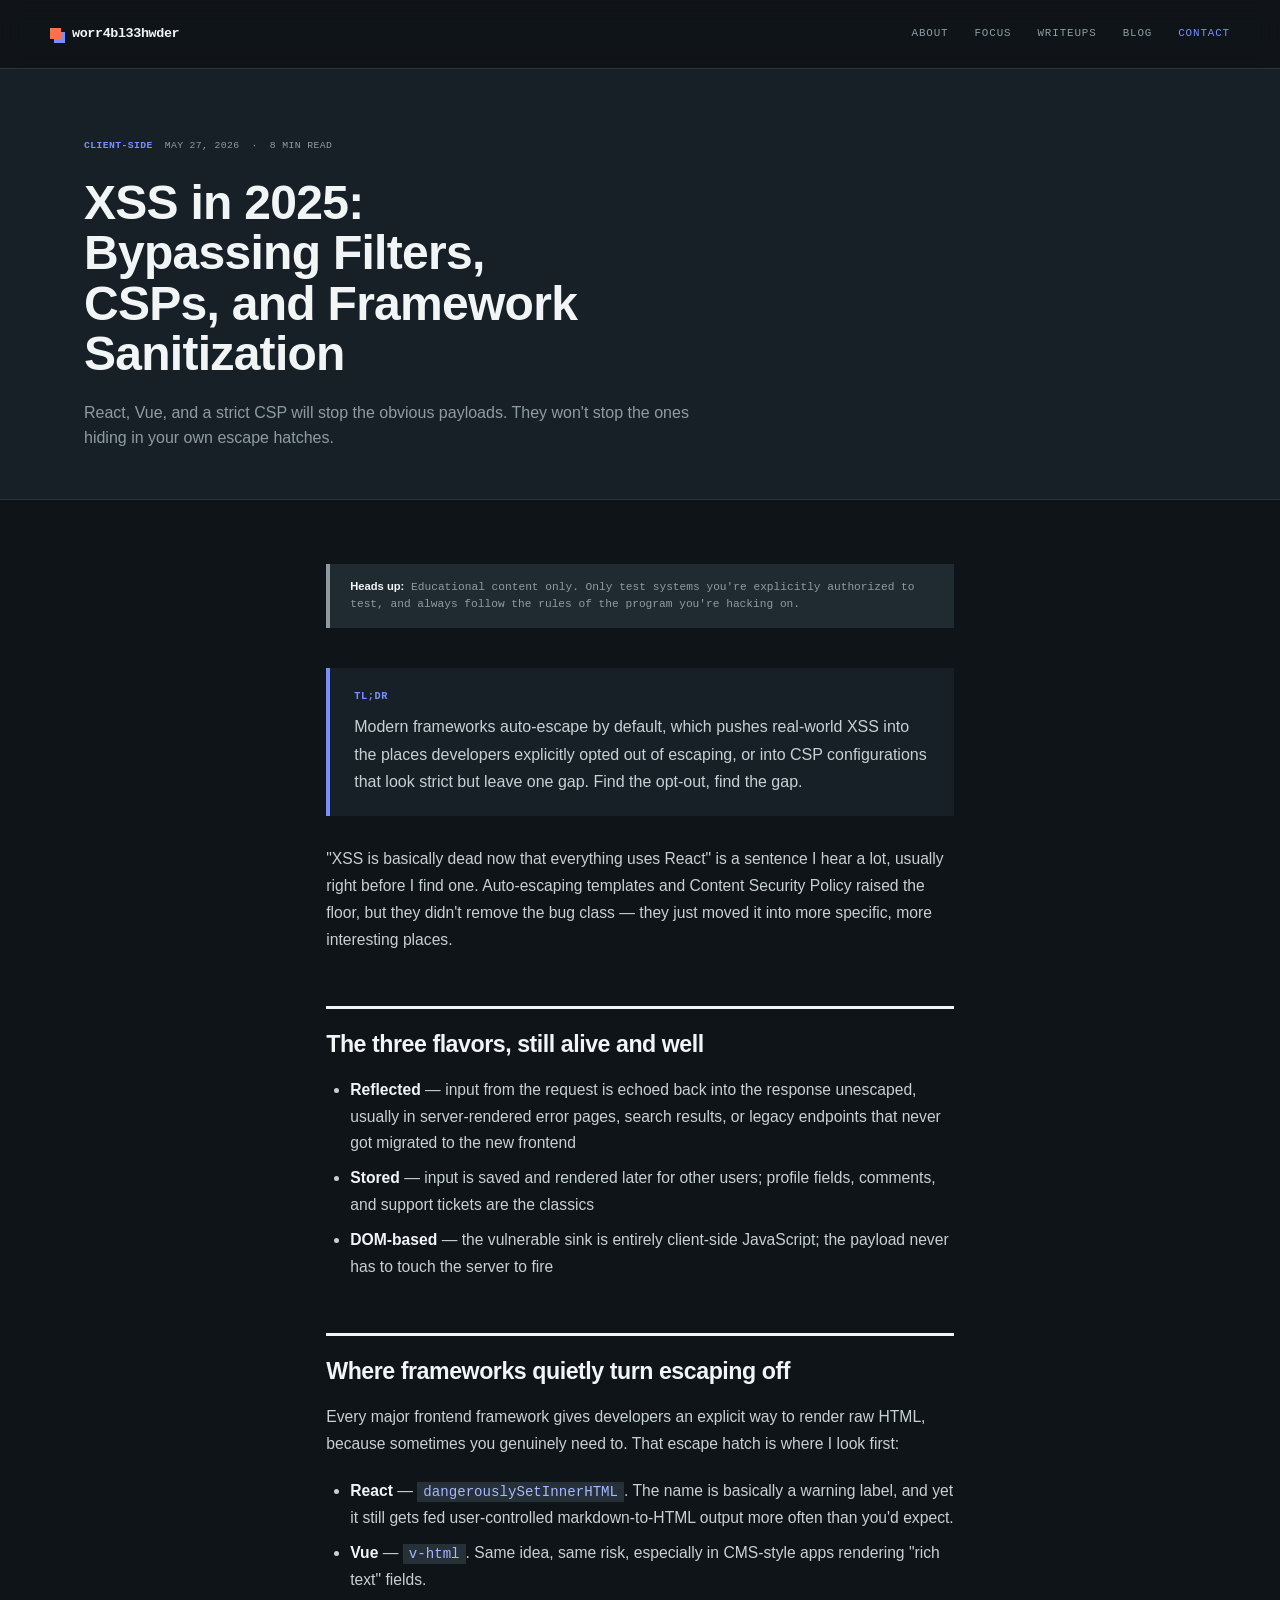
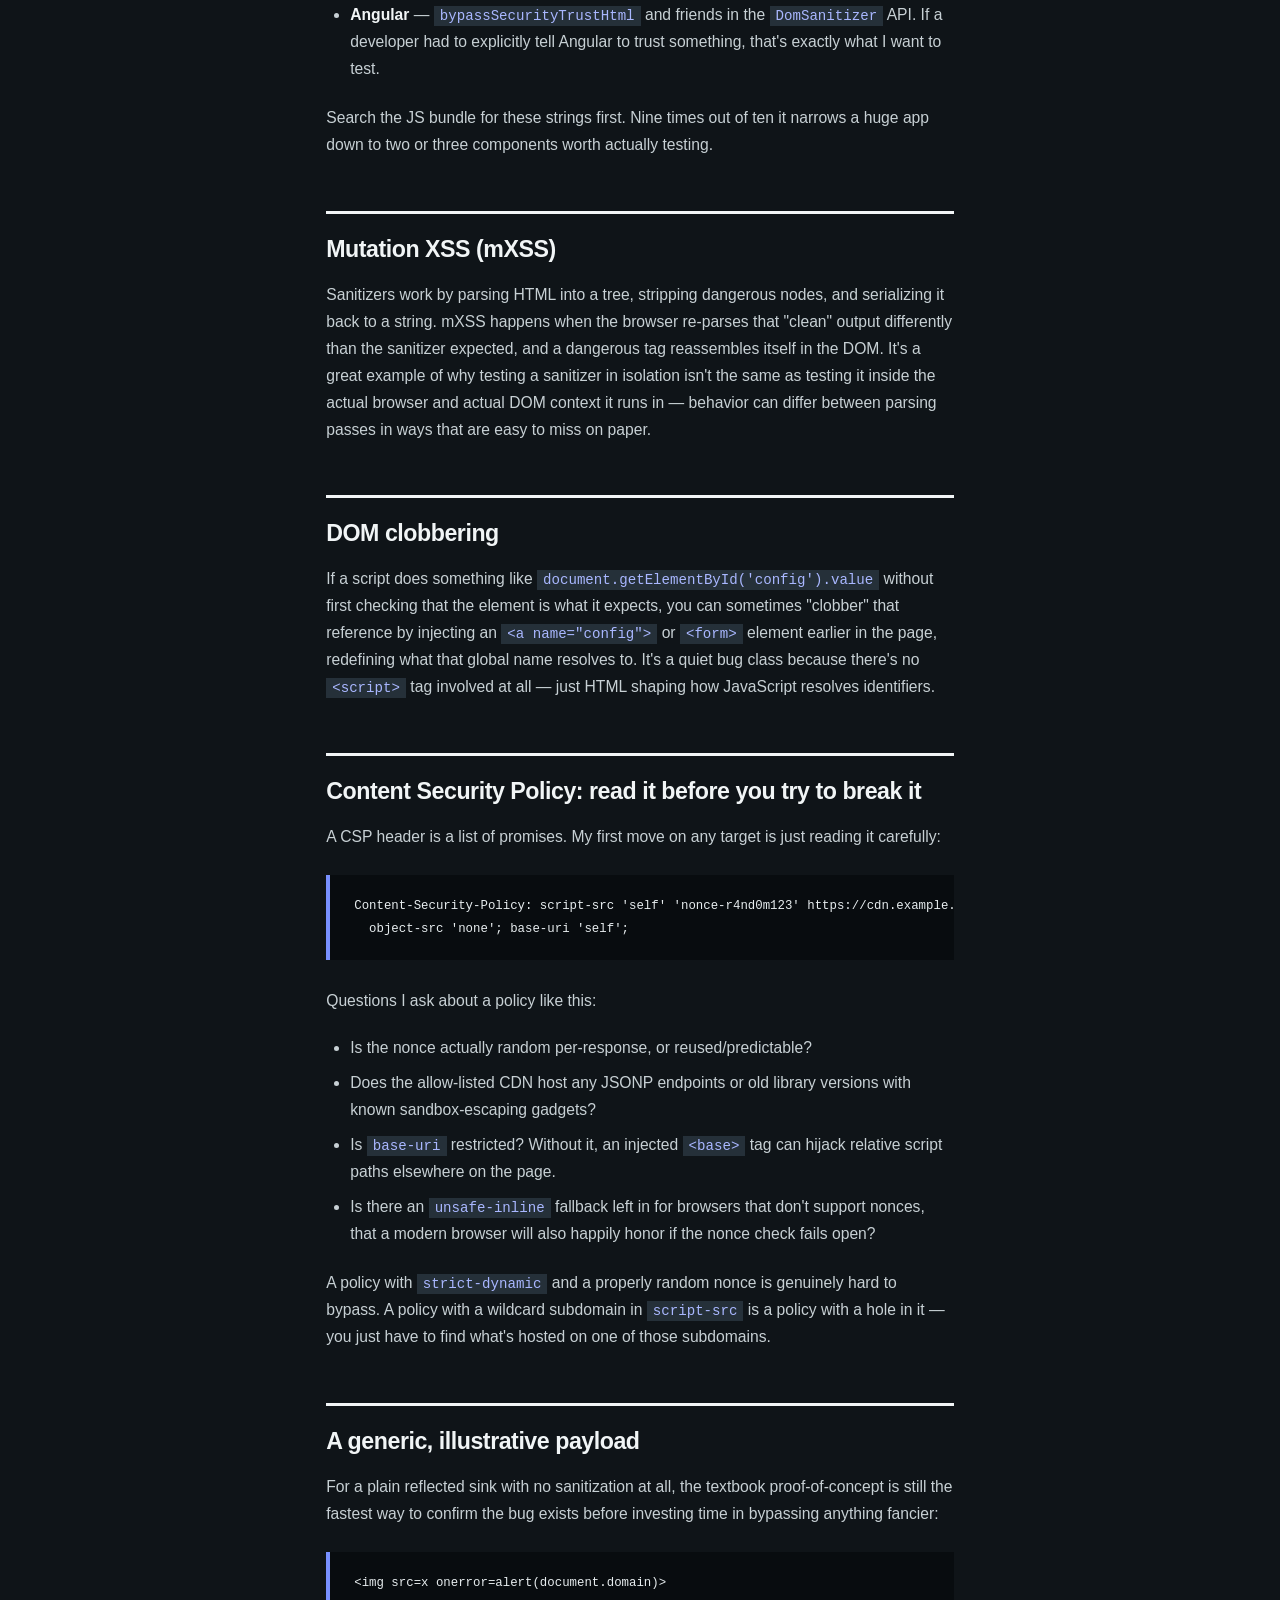
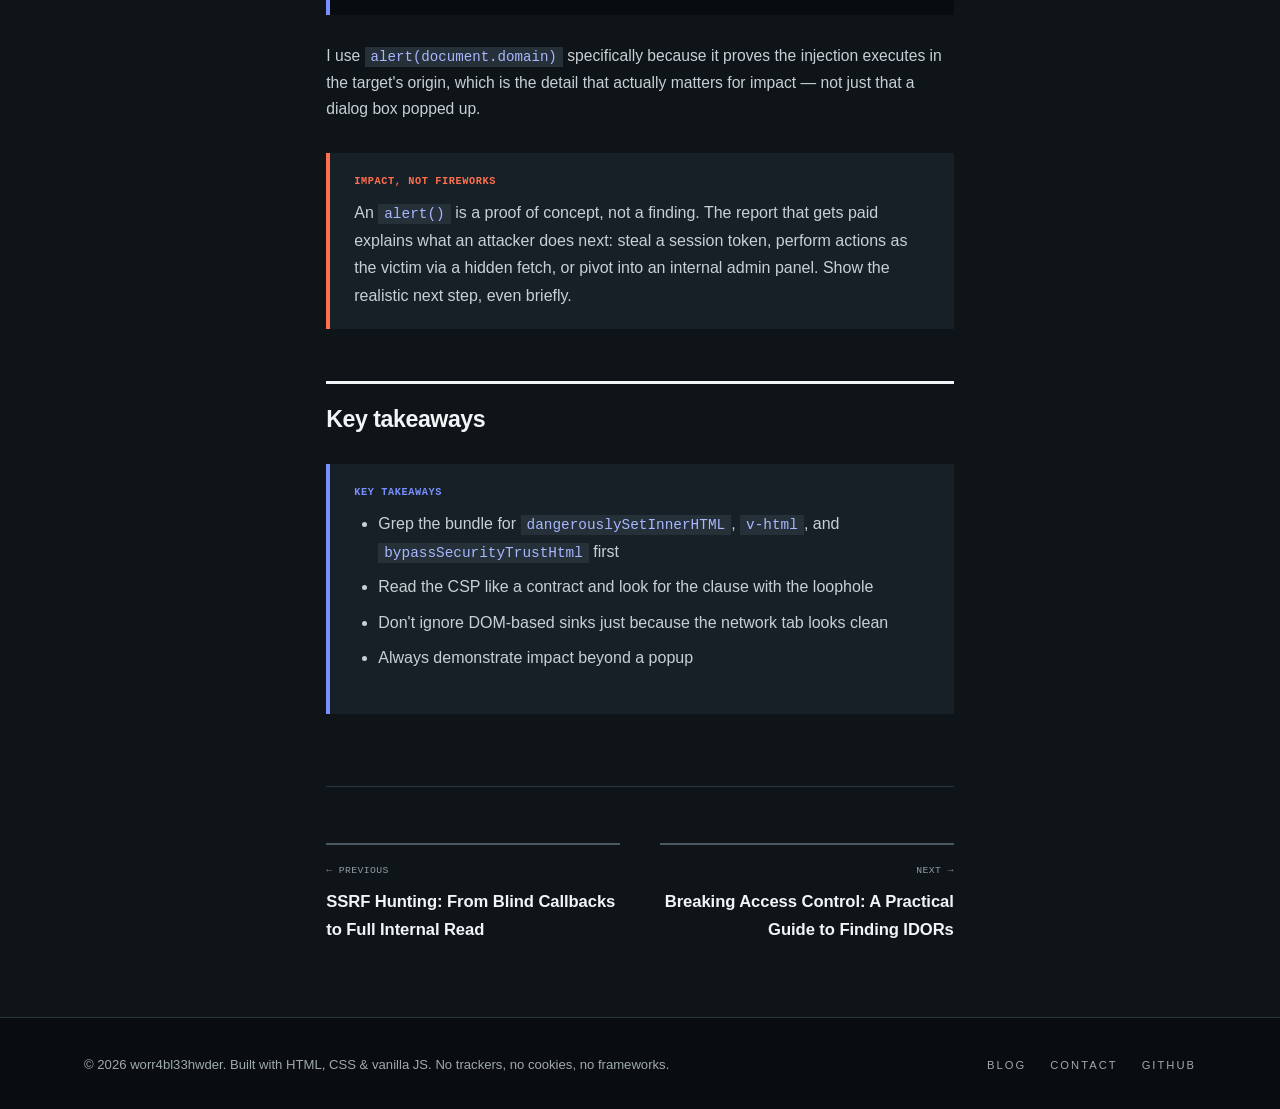
<file: blog/xss-bypassing-csp-2025.html>
<!doctype html>
<html lang="en">
<head>
  <meta charset="UTF-8" />
  <meta name="viewport" content="width=device-width, initial-scale=1.0" />
  <title>XSS in 2025: Bypassing Filters, CSPs, and Framework Sanitization — worr4bl33hwder</title>
  <meta name="description" content="Modern frontend frameworks changed how XSS shows up in the wild — not whether it still does." />
  <link rel="icon" type="image/svg+xml" href="../assets/favicon.svg" />
  <link rel="stylesheet" href="../css/style.css" />
</head>
<body>
  <a href="#main" class="skip-link">Skip to content</a>

  <header class="site-header" id="site-header">
    <div class="container nav-wrap">
      <a href="../index.html" class="brand"><span class="brand-prompt">worr4bl33hwder</span><span class="cursor-blink">_</span></a>
      <nav class="nav-links" id="nav-links">
        <a href="../index.html#about">about</a>
        <a href="../index.html#focus">focus</a>
        <a href="../index.html#writeups">writeups</a>
        <a href="index.html">blog</a>
        <a href="../index.html#contact" class="nav-cta">contact</a>
      </nav>
      <button class="nav-toggle" id="nav-toggle" aria-label="Toggle navigation" aria-expanded="false">
        <span></span><span></span><span></span>
      </button>
    </div>
  </header>

  <main id="main">
    <section class="post-header">
      <div class="container">
        <div class="post-meta">
          <span class="tag-pill">Client-Side</span><span>May 27, 2026</span><span>&middot;</span><span>8 min read</span>
        </div>
        <h1>XSS in 2025: Bypassing Filters, CSPs, and Framework Sanitization</h1>
        <p class="lead">React, Vue, and a strict CSP will stop the obvious payloads. They won't stop the ones hiding in your own escape hatches.</p>
      </div>
    </section>

    <section class="post-body">
      <div class="container">
        <article class="article">
          <div class="disclaimer"><strong>Heads up:</strong> Educational content only. Only test systems you're explicitly authorized to test, and always follow the rules of the program you're hacking on.</div>

          <div class="callout">
            <strong>TL;DR</strong>
            Modern frameworks auto-escape by default, which pushes real-world XSS into the places developers explicitly opted out of escaping, or into CSP configurations that look strict but leave one gap. Find the opt-out, find the gap.
          </div>

          <p>"XSS is basically dead now that everything uses React" is a sentence I hear a lot, usually right before I find one. Auto-escaping templates and Content Security Policy raised the floor, but they didn't remove the bug class &mdash; they just moved it into more specific, more interesting places.</p>

          <h2>The three flavors, still alive and well</h2>
          <ul>
            <li><strong>Reflected</strong> &mdash; input from the request is echoed back into the response unescaped, usually in server-rendered error pages, search results, or legacy endpoints that never got migrated to the new frontend</li>
            <li><strong>Stored</strong> &mdash; input is saved and rendered later for other users; profile fields, comments, and support tickets are the classics</li>
            <li><strong>DOM-based</strong> &mdash; the vulnerable sink is entirely client-side JavaScript; the payload never has to touch the server to fire</li>
          </ul>

          <h2>Where frameworks quietly turn escaping off</h2>
          <p>Every major frontend framework gives developers an explicit way to render raw HTML, because sometimes you genuinely need to. That escape hatch is where I look first:</p>
          <ul>
            <li><strong>React</strong> &mdash; <code>dangerouslySetInnerHTML</code>. The name is basically a warning label, and yet it still gets fed user-controlled markdown-to-HTML output more often than you'd expect.</li>
            <li><strong>Vue</strong> &mdash; <code>v-html</code>. Same idea, same risk, especially in CMS-style apps rendering "rich text" fields.</li>
            <li><strong>Angular</strong> &mdash; <code>bypassSecurityTrustHtml</code> and friends in the <code>DomSanitizer</code> API. If a developer had to explicitly tell Angular to trust something, that's exactly what I want to test.</li>
          </ul>
          <p>Search the JS bundle for these strings first. Nine times out of ten it narrows a huge app down to two or three components worth actually testing.</p>

          <h2>Mutation XSS (mXSS)</h2>
          <p>Sanitizers work by parsing HTML into a tree, stripping dangerous nodes, and serializing it back to a string. mXSS happens when the browser re-parses that "clean" output differently than the sanitizer expected, and a dangerous tag reassembles itself in the DOM. It's a great example of why testing a sanitizer in isolation isn't the same as testing it inside the actual browser and actual DOM context it runs in &mdash; behavior can differ between parsing passes in ways that are easy to miss on paper.</p>

          <h2>DOM clobbering</h2>
          <p>If a script does something like <code>document.getElementById('config').value</code> without first checking that the element is what it expects, you can sometimes "clobber" that reference by injecting an <code>&lt;a name="config"&gt;</code> or <code>&lt;form&gt;</code> element earlier in the page, redefining what that global name resolves to. It's a quiet bug class because there's no <code>&lt;script&gt;</code> tag involved at all &mdash; just HTML shaping how JavaScript resolves identifiers.</p>

          <h2>Content Security Policy: read it before you try to break it</h2>
          <p>A CSP header is a list of promises. My first move on any target is just reading it carefully:</p>
          <pre><code>Content-Security-Policy: script-src 'self' 'nonce-r4nd0m123' https://cdn.example.com;
  object-src 'none'; base-uri 'self';</code></pre>
          <p>Questions I ask about a policy like this:</p>
          <ul>
            <li>Is the nonce actually random per-response, or reused/predictable?</li>
            <li>Does the allow-listed CDN host any JSONP endpoints or old library versions with known sandbox-escaping gadgets?</li>
            <li>Is <code>base-uri</code> restricted? Without it, an injected <code>&lt;base&gt;</code> tag can hijack relative script paths elsewhere on the page.</li>
            <li>Is there an <code>unsafe-inline</code> fallback left in for browsers that don't support nonces, that a modern browser will also happily honor if the nonce check fails open?</li>
          </ul>
          <p>A policy with <code>strict-dynamic</code> and a properly random nonce is genuinely hard to bypass. A policy with a wildcard subdomain in <code>script-src</code> is a policy with a hole in it &mdash; you just have to find what's hosted on one of those subdomains.</p>

          <h2>A generic, illustrative payload</h2>
          <p>For a plain reflected sink with no sanitization at all, the textbook proof-of-concept is still the fastest way to confirm the bug exists before investing time in bypassing anything fancier:</p>
          <pre><code>&lt;img src=x onerror=alert(document.domain)&gt;</code></pre>
          <p>I use <code>alert(document.domain)</code> specifically because it proves the injection executes in the target's origin, which is the detail that actually matters for impact &mdash; not just that a dialog box popped up.</p>

          <div class="callout warn">
            <strong>Impact, not fireworks</strong>
            An <code>alert()</code> is a proof of concept, not a finding. The report that gets paid explains what an attacker does next: steal a session token, perform actions as the victim via a hidden fetch, or pivot into an internal admin panel. Show the realistic next step, even briefly.
          </div>

          <h2>Key takeaways</h2>
          <div class="callout">
            <strong>Key takeaways</strong>
            <ul style="margin-top:8px;">
              <li>Grep the bundle for <code>dangerouslySetInnerHTML</code>, <code>v-html</code>, and <code>bypassSecurityTrustHtml</code> first</li>
              <li>Read the CSP like a contract and look for the clause with the loophole</li>
              <li>Don't ignore DOM-based sinks just because the network tab looks clean</li>
              <li>Always demonstrate impact beyond a popup</li>
            </ul>
          </div>

          <div class="post-footer">
            <div class="post-nav">
              <a href="ssrf-blind-to-full-read.html">
                <span>&larr; previous</span>
                <span class="title">SSRF Hunting: From Blind Callbacks to Full Internal Read</span>
              </a>
              <a class="next" href="idor-access-control-guide.html">
                <span>next &rarr;</span>
                <span class="title">Breaking Access Control: A Practical Guide to Finding IDORs</span>
              </a>
            </div>
          </div>
        </article>
      </div>
    </section>
  </main>

  <footer class="site-footer">
    <div class="container footer-wrap">
      <p>&copy; <span id="year"></span> worr4bl33hwder. Built with HTML, CSS &amp; vanilla JS. No trackers, no cookies, no frameworks.</p>
      <div class="footer-links">
        <a href="index.html">blog</a>
        <a href="../index.html#contact">contact</a>
        <a href="https://github.com/watermelonich" target="_blank" rel="noopener noreferrer">github</a>
      </div>
    </div>
  </footer>

  <button class="back-to-top" id="back-to-top" aria-label="Back to top">&uarr;</button>

  <script src="../js/main.js"></script>
  <script src="../js/blog.js"></script>
</body>
</html>
</file>
<file: css/style.css>
/* =========================================================
  worr4bl33hwder — portfolio stylesheet
  Technical atlas: cool utility palette, compact type,
  coordinate labels, and schematic interface elements.
  ========================================================= */

/* ---------- Reset ---------- */
*, *::before, *::after { box-sizing: border-box; }
html, body, h1, h2, h3, h4, h5, p, ul, ol, dl, dt, dd, figure, blockquote { margin: 0; padding: 0; }
ul, ol { list-style: none; }
img, svg { display: block; max-width: 100%; }
a { color: inherit; text-decoration: none; }
button, input { font: inherit; color: inherit; }
button { cursor: pointer; background: none; border: none; padding: 0; }

/* ---------- Design tokens ---------- */
:root {
  --paper: #f4efe1;
  --paper-alt: #eee7d0;
  --surface: #faf6ea;
  --surface-2: #f0e9d3;

  --ink: #1c1712;
  --ink-body: #34302a;
  --ink-muted: #7a7261;
  --ink-faint: #a89f88;

  --rule: #d6ccb0;
  --rule-strong: #b0a586;

  --accent: #a4413a;
  --accent-dark: #7a2f2a;
  --accent-warm: #b78730;

  --font-serif: "Iowan Old Style", "Charter", "Palatino Linotype", Palatino, "Book Antiqua", Georgia, serif;
  --font-sans: -apple-system, BlinkMacSystemFont, "Segoe UI", Roboto, Helvetica, Arial, sans-serif;
  --font-mono: ui-monospace, "SFMono-Regular", Menlo, Monaco, Consolas, "JetBrains Mono", monospace;

  --radius: 2px;
  --container: 1080px;
  --transition: 0.2s ease;
}

/* ---------- Base ---------- */
html { scroll-behavior: smooth; }

body {
  background: var(--paper);
  color: var(--ink-body);
  font-family: var(--font-serif);
  font-size: 17px;
  line-height: 1.65;
  -webkit-font-smoothing: antialiased;
  text-rendering: optimizeLegibility;
}

::selection { background: var(--accent); color: var(--paper); }

::-webkit-scrollbar { width: 10px; height: 10px; }
::-webkit-scrollbar-track { background: var(--paper); }
::-webkit-scrollbar-thumb { background: var(--rule-strong); border-radius: 0; }
::-webkit-scrollbar-thumb:hover { background: var(--accent); }

.container {
  max-width: var(--container);
  margin: 0 auto;
  padding: 0 32px;
}

.skip-link {
  position: absolute;
  left: -999px;
  top: 0;
  background: var(--ink);
  color: var(--paper);
  padding: 10px 16px;
  z-index: 999;
  font-family: var(--font-sans);
  font-size: 0.78rem;
  letter-spacing: 0.14em;
  text-transform: uppercase;
  border-radius: 0;
}
.skip-link:focus { left: 0; }

h1, h2, h3, h4, h5 {
  font-family: var(--font-serif);
  color: var(--ink);
  font-weight: 700;
  line-height: 1.2;
  letter-spacing: -0.01em;
}

.eyebrow {
  display: inline-block;
  font-family: var(--font-sans);
  font-size: 0.72rem;
  font-weight: 600;
  letter-spacing: 0.22em;
  text-transform: uppercase;
  color: var(--ink-muted);
  margin-bottom: 12px;
}
.eyebrow::before { content: none; }
.eyebrow .part {
  color: var(--accent);
  margin-right: 10px;
}

.section-heading {
  font-size: clamp(1.8rem, 3.4vw, 2.5rem);
  margin: 4px 0 16px;
  color: var(--ink);
}
.section-sub {
  color: var(--ink-muted);
  font-size: 1.08rem;
  max-width: 62ch;
  margin-bottom: 48px;
  font-style: italic;
  line-height: 1.55;
}

section {
  position: relative;
  padding: 96px 0;
  border-bottom: 1px solid var(--rule);
}
.section-alt {
  background: var(--paper-alt);
}

/* ---------- Buttons / text-links ---------- */
.btn {
  display: inline-flex;
  align-items: center;
  gap: 8px;
  font-family: var(--font-sans);
  font-weight: 500;
  font-size: 0.88rem;
  letter-spacing: 0.06em;
  padding: 8px 0;
  border-radius: 0;
  border: none;
  border-bottom: 1px solid currentColor;
  transition: color var(--transition), border-color var(--transition), gap var(--transition);
  color: var(--ink);
  white-space: nowrap;
  background: none;
}
.btn::after {
  content: "→";
  transition: transform var(--transition);
  display: inline-block;
}
.btn:hover { transform: none; }
.btn:hover::after { transform: translateX(4px); }

.btn-primary { color: var(--accent); border-color: var(--accent); }
.btn-primary:hover { color: var(--accent-dark); border-color: var(--accent-dark); box-shadow: none; }

.btn-outline { color: var(--ink); }
.btn-outline:hover { color: var(--accent); border-color: var(--accent); }

.btn-row { display: flex; flex-wrap: wrap; gap: 28px; align-items: center; }

/* ---------- Header / Nav ---------- */
.site-header {
  position: fixed;
  top: 0; left: 0; right: 0;
  z-index: 100;
  border-bottom: 1px solid transparent;
  transition: background var(--transition), border-color var(--transition), backdrop-filter var(--transition);
}
.site-header.scrolled {
  background: rgba(244, 239, 225, 0.92);
  backdrop-filter: blur(8px);
  border-bottom-color: var(--rule);
}

.nav-wrap {
  display: flex;
  align-items: baseline;
  justify-content: space-between;
  padding: 22px 0;
}

.brand {
  font-family: var(--font-serif);
  font-weight: 700;
  color: var(--ink);
  font-size: 1.1rem;
  letter-spacing: -0.01em;
  font-style: italic;
}
.brand-prompt::before { content: none; }
.cursor-blink { display: none; }

.nav-links {
  display: flex;
  align-items: center;
  gap: 30px;
  font-family: var(--font-sans);
  font-size: 0.74rem;
  letter-spacing: 0.18em;
  text-transform: uppercase;
  color: var(--ink-muted);
}
.nav-links a {
  position: relative;
  color: var(--ink-muted);
  padding: 4px 0;
  transition: color var(--transition);
}
.nav-links a::before { content: none; }
.nav-links a::after {
  content: "";
  position: absolute;
  left: 0; right: 0;
  bottom: 0;
  height: 1px;
  background: var(--accent);
  transform: scaleX(0);
  transform-origin: left;
  transition: transform var(--transition);
}
.nav-links a:hover { color: var(--ink); }
.nav-links a:hover::after { transform: scaleX(1); }
.nav-cta {
  border: none !important;
  padding: 4px 0 !important;
  color: var(--accent) !important;
  border-radius: 0 !important;
}
.nav-cta:hover { color: var(--accent-dark) !important; }

.nav-toggle {
  display: none;
  flex-direction: column;
  gap: 5px;
  padding: 8px;
}
.nav-toggle span {
  width: 22px;
  height: 1.5px;
  background: var(--ink);
  border-radius: 0;
  transition: transform var(--transition), opacity var(--transition);
}
.nav-toggle.active span:nth-child(1) { transform: translateY(6.5px) rotate(45deg); }
.nav-toggle.active span:nth-child(2) { opacity: 0; }
.nav-toggle.active span:nth-child(3) { transform: translateY(-6.5px) rotate(-45deg); }

/* ---------- Hero ---------- */
.hero {
  min-height: 88vh;
  display: flex;
  align-items: center;
  padding-top: 140px;
  padding-bottom: 80px;
  border-bottom: 1px solid var(--rule);
}

.hero-grid {
  display: grid;
  grid-template-columns: 1.25fr 1fr;
  gap: 72px;
  align-items: start;
}

.hero-tag {
  font-family: var(--font-sans);
  color: var(--ink-muted);
  font-size: 0.74rem;
  letter-spacing: 0.22em;
  text-transform: uppercase;
  margin-bottom: 26px;
  display: block;
  font-weight: 500;
}

.hero h1 {
  font-size: clamp(2.1rem, 4.6vw, 3.2rem);
  line-height: 1.12;
  margin-bottom: 26px;
  letter-spacing: -0.015em;
  color: var(--ink);
}
.hero h1 .grad {
  background: none;
  -webkit-background-clip: initial;
  background-clip: initial;
  color: var(--accent);
  font-style: italic;
  font-weight: 700;
}

.hero p.lead {
  color: var(--ink-body);
  font-size: 1.1rem;
  max-width: 54ch;
  margin-bottom: 36px;
  line-height: 1.6;
}

/* ---------- About ---------- */
.about-grid {
  display: grid;
  grid-template-columns: 1.4fr 1fr;
  gap: 64px;
  align-items: start;
}
.about-grid p {
  margin-bottom: 18px;
  color: var(--ink-body);
  font-size: 1.02rem;
}
.about-grid .lead-line {
  color: var(--accent);
  font-size: 0.74rem;
  font-family: var(--font-sans);
  letter-spacing: 0.2em;
  text-transform: uppercase;
  margin-bottom: 22px;
  font-weight: 600;
}

.file-card {
  background: var(--surface);
  border: 1px solid var(--rule);
  border-radius: 0;
  padding: 26px 28px;
}
.file-card h3 {
  font-family: var(--font-sans);
  font-size: 0.7rem;
  letter-spacing: 0.2em;
  text-transform: uppercase;
  color: var(--ink-muted);
  margin-bottom: 18px;
  padding-bottom: 12px;
  border-bottom: 1px solid var(--rule);
  font-weight: 600;
}
.file-card ul li {
  display: grid;
  grid-template-columns: 110px 1fr;
  gap: 14px;
  padding: 9px 0;
  border-bottom: 1px dotted var(--rule);
  font-family: var(--font-mono);
  font-size: 0.82rem;
  align-items: baseline;
}
.file-card ul li:last-child { border-bottom: none; }
.file-card ul li span:first-child {
  font-family: var(--font-sans);
  color: var(--ink-muted);
  text-transform: uppercase;
  letter-spacing: 0.14em;
  font-size: 0.66rem;
  font-weight: 500;
}
.file-card ul li span:last-child {
  color: var(--ink);
}

/* ---------- Focus / manifest ---------- */
.card-grid {
  display: block;
  border-top: 1px solid var(--rule);
}
.card {
  display: grid;
  grid-template-columns: 110px 1fr;
  gap: 40px;
  padding: 34px 4px;
  border: none;
  border-bottom: 1px solid var(--rule);
  border-radius: 0;
  background: transparent;
  transition: background var(--transition);
  align-items: start;
}
.card:hover {
  background: linear-gradient(90deg, var(--surface-2) 0%, transparent 70%);
  transform: none;
  border-color: var(--rule);
  box-shadow: none;
}
.card .icon { display: none; }
.card .card-num {
  font-family: var(--font-sans);
  font-size: 0.72rem;
  letter-spacing: 0.18em;
  text-transform: uppercase;
  color: var(--ink-faint);
  padding-top: 4px;
  font-weight: 600;
}
.card h3 {
  font-family: var(--font-serif);
  font-size: 1.35rem;
  margin-bottom: 8px;
  color: var(--ink);
  letter-spacing: -0.01em;
}
.card p {
  color: var(--ink-body);
  font-size: 1rem;
  max-width: 66ch;
}

.toolbox {
  margin-top: 56px;
  padding-top: 30px;
  border-top: 1px solid var(--rule);
}
.toolbox h3 {
  font-family: var(--font-sans);
  font-size: 0.7rem;
  letter-spacing: 0.22em;
  text-transform: uppercase;
  color: var(--ink-muted);
  margin-bottom: 20px;
  font-weight: 600;
}
.tag-cloud {
  display: flex;
  flex-wrap: wrap;
  gap: 6px 18px;
  font-family: var(--font-mono);
  font-size: 0.88rem;
  color: var(--ink);
  align-items: baseline;
}
.tag {
  position: relative;
  font-family: var(--font-mono);
  font-size: 0.86rem;
  color: var(--ink);
  background: none;
  border: none;
  padding: 0;
  border-radius: 0;
}
.tag:not(:last-child)::after {
  content: "·";
  margin-left: 18px;
  color: var(--ink-faint);
}

/* ---------- Writeups / blog cards ---------- */
.blog-grid {
  display: grid;
  grid-template-columns: repeat(3, 1fr);
  gap: 0;
  border-top: 1px solid var(--rule);
  border-left: 1px solid var(--rule);
}
.post-card {
  display: flex;
  flex-direction: column;
  background: transparent;
  border: none;
  border-right: 1px solid var(--rule);
  border-bottom: 1px solid var(--rule);
  border-radius: 0;
  padding: 32px 28px;
  transition: background var(--transition);
  height: auto;
  min-height: 240px;
}
.post-card:hover {
  background: var(--surface);
  transform: none;
  border-color: var(--rule);
  box-shadow: none;
}
.post-meta {
  display: flex;
  gap: 12px;
  align-items: baseline;
  font-family: var(--font-sans);
  font-size: 0.7rem;
  color: var(--ink-muted);
  letter-spacing: 0.14em;
  text-transform: uppercase;
  margin-bottom: 18px;
  flex-wrap: wrap;
}
.post-meta .tag-pill { color: var(--accent); }

.post-card h3 {
  font-family: var(--font-serif);
  font-size: 1.28rem;
  line-height: 1.24;
  margin-bottom: 12px;
  color: var(--ink);
  letter-spacing: -0.005em;
}
.post-card p {
  color: var(--ink-body);
  font-size: 0.98rem;
  margin-bottom: 22px;
  flex-grow: 1;
}

.read-more {
  font-family: var(--font-sans);
  color: var(--accent);
  font-size: 0.74rem;
  font-weight: 600;
  letter-spacing: 0.18em;
  text-transform: uppercase;
  border-bottom: 1px solid var(--accent);
  padding-bottom: 3px;
  align-self: flex-start;
  transition: color var(--transition), border-color var(--transition);
}
.read-more::after { content: ""; }
.post-card:hover .read-more { color: var(--accent-dark); border-color: var(--accent-dark); }

.tag-pill {
  display: inline-block;
  font-family: var(--font-sans);
  font-size: 0.68rem;
  letter-spacing: 0.16em;
  text-transform: uppercase;
  color: var(--accent);
  background: none;
  border: none;
  padding: 0;
  border-radius: 0;
  font-weight: 700;
}

.section-footer-link {
  text-align: center;
  margin-top: 48px;
  padding-top: 8px;
}

/* ---------- Blog index (search / filter) ---------- */
.blog-hero {
  padding: 160px 0 40px;
  border-bottom: 1px solid var(--rule);
}
.blog-toolbar {
  display: flex;
  flex-wrap: wrap;
  gap: 20px 40px;
  align-items: center;
  justify-content: space-between;
  padding: 24px 0 28px;
  border-bottom: 1px solid var(--rule);
  margin-bottom: 0;
}
.search-box {
  display: flex;
  align-items: center;
  gap: 10px;
  background: transparent;
  border: none;
  border-bottom: 1px solid var(--rule-strong);
  border-radius: 0;
  padding: 6px 0;
  min-width: 260px;
}
.search-box svg { width: 15px; height: 15px; color: var(--ink-muted); flex-shrink: 0; }
.search-box input {
  background: transparent;
  border: none;
  outline: none;
  color: var(--ink);
  font-family: var(--font-mono);
  font-size: 0.86rem;
  width: 100%;
}
.search-box input::placeholder { color: var(--ink-faint); }

.filter-bar {
  display: flex;
  flex-wrap: wrap;
  gap: 4px 24px;
  align-items: baseline;
}
.filter-btn {
  font-family: var(--font-sans);
  font-size: 0.72rem;
  padding: 4px 0;
  border-radius: 0;
  border: none;
  color: var(--ink-muted);
  background: none;
  letter-spacing: 0.16em;
  text-transform: uppercase;
  font-weight: 500;
  transition: color var(--transition);
  position: relative;
}
.filter-btn:hover { color: var(--ink); border-color: transparent; }
.filter-btn.active {
  color: var(--accent);
  background: none;
  border-color: transparent;
}
.filter-btn.active::after {
  content: "";
  position: absolute;
  left: 0; right: 0;
  bottom: -1px;
  height: 1.5px;
  background: var(--accent);
}

.no-results {
  display: none;
  text-align: center;
  padding: 80px 0;
  color: var(--ink-muted);
  font-family: var(--font-serif);
  font-style: italic;
  font-size: 1.05rem;
}
.no-results.visible { display: block; }

/* ---------- Article (blog post) ---------- */
.post-header {
  padding: 160px 0 44px;
  border-bottom: 1px solid var(--rule);
}
.post-header .post-meta { margin-bottom: 24px; }
.post-header h1 {
  font-size: clamp(2rem, 4.4vw, 2.9rem);
  margin-bottom: 22px;
  line-height: 1.12;
  letter-spacing: -0.015em;
}
.post-header .lead {
  color: var(--ink-muted);
  font-size: 1.14rem;
  max-width: 68ch;
  font-style: italic;
  line-height: 1.55;
}

.post-body { padding: 64px 0; }
.article {
  max-width: 68ch;
  margin: 0 auto;
  font-size: 1.08rem;
  line-height: 1.72;
  color: var(--ink-body);
}
.article h2 {
  font-family: var(--font-serif);
  font-size: 1.55rem;
  margin: 52px 0 18px;
  padding-top: 22px;
  border-top: 1px solid var(--rule);
  color: var(--ink);
  letter-spacing: -0.01em;
}
.article h3 {
  font-family: var(--font-serif);
  font-size: 1.2rem;
  margin: 34px 0 14px;
  color: var(--ink);
  font-style: italic;
}
.article p { margin-bottom: 20px; color: var(--ink-body); }
.article ul, .article ol { margin: 0 0 22px 24px; color: var(--ink-body); }
.article ul { list-style: disc; }
.article ol { list-style: decimal; }
.article li { margin-bottom: 8px; }
.article a {
  color: var(--accent);
  text-decoration: none;
  border-bottom: 1px solid var(--accent);
  padding-bottom: 1px;
  text-underline-offset: 0;
  transition: color var(--transition), border-color var(--transition);
}
.article a:hover { color: var(--accent-dark); border-color: var(--accent-dark); }
.article strong { color: var(--ink); font-weight: 700; }
.article em { font-style: italic; }

.callout {
  border: none;
  border-left: 2px solid var(--accent);
  background: var(--surface);
  padding: 20px 24px;
  margin: 30px 0;
  font-size: 1rem;
  border-radius: 0;
  color: var(--ink-body);
}
.callout strong {
  color: var(--accent);
  display: block;
  margin-bottom: 8px;
  font-family: var(--font-sans);
  font-size: 0.7rem;
  text-transform: uppercase;
  letter-spacing: 0.2em;
  font-weight: 700;
}
.callout.warn { border-left-color: var(--accent-warm); }
.callout.warn strong { color: var(--accent-warm); }
.callout ul, .callout ol { color: var(--ink-body); }

blockquote {
  border-left: 2px solid var(--rule-strong);
  padding-left: 22px;
  color: var(--ink-muted);
  font-style: italic;
  margin: 26px 0;
  font-size: 1.05rem;
}

.article pre {
  position: relative;
  background: #241f18;
  color: #ede4cd;
  border: none;
  border-left: 3px solid var(--accent);
  border-radius: 0;
  padding: 20px 24px;
  overflow-x: auto;
  margin: 24px 0 28px;
  font-size: 0.86rem;
  line-height: 1.65;
}
.article code {
  font-family: var(--font-mono);
  background: var(--surface-2);
  padding: 2px 6px;
  border-radius: 0;
  font-size: 0.9em;
  color: var(--accent-dark);
}
.article pre code {
  background: none;
  padding: 0;
  color: #ede4cd;
}

.copy-btn {
  position: absolute;
  top: 8px;
  right: 8px;
  font-family: var(--font-sans);
  font-size: 0.65rem;
  letter-spacing: 0.18em;
  text-transform: uppercase;
  color: #b8ad91;
  border: 1px solid #4a4238;
  border-radius: 0;
  padding: 4px 10px;
  background: transparent;
  opacity: 0;
  font-weight: 600;
  transition: opacity var(--transition), color var(--transition), border-color var(--transition);
}
.article pre:hover .copy-btn { opacity: 1; }
.copy-btn:hover { color: #ede4cd; border-color: #ede4cd; }
.copy-btn.copied { color: var(--accent); border-color: var(--accent); opacity: 1; }

.post-footer {
  margin-top: 72px;
  padding-top: 32px;
  border-top: 1px solid var(--rule);
}
.post-nav {
  display: grid;
  grid-template-columns: 1fr 1fr;
  gap: 40px;
  margin-top: 24px;
}
.post-nav a {
  border: none;
  border-top: 1px solid var(--rule);
  padding: 18px 0 0;
  border-radius: 0;
  display: block;
  transition: color var(--transition);
}
.post-nav a:hover { border-color: var(--rule); color: var(--accent); }
.post-nav span {
  display: block;
  font-family: var(--font-sans);
  font-size: 0.68rem;
  color: var(--ink-muted);
  text-transform: uppercase;
  letter-spacing: 0.18em;
  margin-bottom: 8px;
  font-weight: 500;
}
.post-nav .next { text-align: right; }
.post-nav .title {
  color: var(--ink);
  font-family: var(--font-serif);
  font-weight: 700;
  font-size: 1.04rem;
  letter-spacing: -0.005em;
  text-transform: none;
}
.post-nav a:hover .title { color: var(--accent); }

/* ---------- Contact ---------- */
.contact-grid {
  display: grid;
  grid-template-columns: repeat(3, 1fr);
  gap: 0;
  border-top: 1px solid var(--rule);
  border-left: 1px solid var(--rule);
}
.contact-card {
  display: flex;
  align-items: center;
  gap: 18px;
  background: transparent;
  border: none;
  border-right: 1px solid var(--rule);
  border-bottom: 1px solid var(--rule);
  border-radius: 0;
  padding: 26px 28px;
  transition: background var(--transition), color var(--transition);
}
.contact-card:hover {
  background: var(--surface);
  transform: none;
  border-color: var(--rule);
}
.contact-card .icon { width: 22px; height: 22px; color: var(--accent); flex-shrink: 0; }
.contact-card strong {
  display: block;
  color: var(--ink);
  font-family: var(--font-sans);
  font-size: 0.68rem;
  letter-spacing: 0.18em;
  text-transform: uppercase;
  font-weight: 700;
  margin-bottom: 4px;
}
.contact-card span {
  color: var(--ink-body);
  font-family: var(--font-mono);
  font-size: 0.86rem;
}

.pgp-note {
  margin-top: 32px;
  color: var(--ink-muted);
  font-size: 0.86rem;
  font-family: var(--font-mono);
}

/* ---------- Footer ---------- */
.site-footer {
  border-top: 1px solid var(--rule);
  padding: 36px 0;
  background: var(--paper);
}
.footer-wrap {
  display: flex;
  justify-content: space-between;
  align-items: baseline;
  flex-wrap: wrap;
  gap: 18px;
}
.footer-wrap p {
  color: var(--ink-muted);
  font-size: 0.82rem;
  font-family: var(--font-sans);
}
.footer-links { display: flex; gap: 24px; }
.footer-links a {
  color: var(--ink-muted);
  font-size: 0.7rem;
  font-family: var(--font-sans);
  letter-spacing: 0.18em;
  text-transform: uppercase;
  transition: color var(--transition);
}
.footer-links a:hover { color: var(--accent); }

/* ---------- Back to top ---------- */
.back-to-top {
  position: fixed;
  bottom: 28px;
  right: 28px;
  width: 40px;
  height: 40px;
  border-radius: 0;
  background: var(--paper);
  border: 1px solid var(--ink);
  color: var(--ink);
  display: flex;
  align-items: center;
  justify-content: center;
  opacity: 0;
  visibility: hidden;
  transform: translateY(10px);
  transition: opacity var(--transition), transform var(--transition), visibility var(--transition), background var(--transition), color var(--transition);
  z-index: 90;
  font-family: var(--font-sans);
  font-size: 0.9rem;
}
.back-to-top.visible { opacity: 1; visibility: visible; transform: none; }
.back-to-top:hover { background: var(--ink); color: var(--paper); }

/* ---------- Scroll reveal ---------- */
.reveal { opacity: 1; transform: translateY(14px); transition: transform 0.45s ease; }
.reveal.visible { opacity: 1; transform: none; }

/* ---------- Disclaimer ---------- */
.disclaimer {
  font-family: var(--font-sans);
  font-size: 0.82rem;
  color: var(--ink-muted);
  background: var(--surface);
  border: none;
  border-left: 2px solid var(--ink-faint);
  border-radius: 0;
  padding: 14px 20px;
  margin-bottom: 40px;
  line-height: 1.55;
}
.disclaimer strong {
  color: var(--ink);
  font-family: var(--font-sans);
  font-weight: 700;
}

/* ---------- Responsive ---------- */
@media (max-width: 980px) {
  .hero-grid { grid-template-columns: 1fr; gap: 48px; }
  .about-grid { grid-template-columns: 1fr; gap: 40px; }
  .blog-grid { grid-template-columns: repeat(2, 1fr); }
  .contact-grid { grid-template-columns: repeat(2, 1fr); }
}

@media (max-width: 720px) {
  .nav-links {
    position: fixed;
    top: 68px;
    left: 0;
    right: 0;
    background: var(--paper-alt);
    border-bottom: 1px solid var(--rule);
    flex-direction: column;
    align-items: flex-start;
    padding: 24px 32px;
    gap: 20px;
    transform: translateY(-140%);
    transition: transform var(--transition);
  }
  .nav-links.open { transform: translateY(0); }
  .nav-toggle { display: flex; }
  .blog-grid { grid-template-columns: 1fr; }
  .contact-grid { grid-template-columns: 1fr; }
  .post-nav { grid-template-columns: 1fr; gap: 20px; }
  .post-nav .next { text-align: left; }
  section { padding: 64px 0; }
  .container { padding: 0 22px; }
  .card { grid-template-columns: 70px 1fr; gap: 20px; padding: 26px 4px; }
  .btn-row { gap: 22px; }
}

@media (prefers-reduced-motion: reduce) {
  *, *::before, *::after {
    animation-duration: 0.001ms !important;
    animation-iteration-count: 1 !important;
    transition-duration: 0.001ms !important;
    scroll-behavior: auto !important;
  }
}

/* =========================================================
   Technical atlas redesign
   Cool utility palette, compact grotesk type, coordinate labels,
   and a schematic research-surface panel.
   ========================================================= */

:root {
  color-scheme: dark;
  --paper: #0f1418;
  --paper-alt: #131a20;
  --surface: #182027;
  --surface-2: #202a31;
  --ink: #f1f5f6;
  --ink-body: #c7d0d4;
  --ink-muted: #8e9ca2;
  --ink-faint: #66747b;
  --rule: #2b363c;
  --rule-strong: #4a585f;
  --accent: #7890ff;
  --accent-dark: #344fbd;
  --accent-fill: #405dd2;
  --accent-warm: #ff704f;
  --font-serif: "Avenir Next", "Helvetica Neue", Helvetica, sans-serif;
  --font-sans: "Avenir Next", "Helvetica Neue", Helvetica, sans-serif;
  --font-mono: "SFMono-Regular", Menlo, Monaco, Consolas, monospace;
  --container: 1180px;
  --radius: 0;
  --transition: 0.18s ease;
}

html { overflow-x: hidden; }

body {
  background: var(--paper);
  color: var(--ink-body);
  font-family: var(--font-sans);
  font-size: 15px;
  line-height: 1.62;
  letter-spacing: 0;
  overflow-x: hidden;
}

::selection { background: var(--accent); color: #fff; }

h1, h2, h3, h4, h5 {
  font-family: var(--font-sans);
  color: var(--ink);
  font-weight: 700;
  letter-spacing: -0.02em;
}

.container { padding: 0 34px; }

.site-header {
  background: rgba(15, 20, 24, 0.94);
  border-bottom: 1px solid var(--rule);
  backdrop-filter: blur(10px);
}

.site-header.scrolled {
  background: rgba(15, 20, 24, 0.97);
  border-bottom-color: var(--rule-strong);
}

.nav-wrap {
  min-height: 68px;
  padding: 0;
  align-items: center;
}

.brand {
  display: inline-flex;
  align-items: center;
  gap: 11px;
  font-family: var(--font-mono);
  font-size: 0.84rem;
  font-style: normal;
  font-weight: 700;
  letter-spacing: -0.03em;
}

.brand::before {
  content: "";
  width: 11px;
  height: 11px;
  background: var(--accent-warm);
  box-shadow: 4px 4px 0 var(--accent);
  flex: 0 0 auto;
}

.nav-links {
  gap: 26px;
  font-family: var(--font-mono);
  font-size: 0.68rem;
  letter-spacing: 0.08em;
}

.nav-links a { color: var(--ink-muted); }
.nav-links a::after { height: 2px; background: var(--accent); }
.nav-cta { color: var(--accent) !important; }

section {
  padding: 88px 0;
  border-bottom: 1px solid var(--rule);
}

.section-alt { background: var(--surface); }

.eyebrow {
  display: flex;
  align-items: center;
  gap: 12px;
  margin-bottom: 16px;
  font-family: var(--font-mono);
  font-size: 0.68rem;
  font-weight: 700;
  letter-spacing: 0.08em;
  color: var(--ink-muted);
}

.eyebrow .part {
  display: inline-block;
  margin: 0;
  padding: 4px 7px;
  background: var(--accent-fill);
  color: #fff;
}

.section-heading {
  margin: 0 0 14px;
  font-size: 2.3rem;
  line-height: 1.08;
}

.section-sub {
  max-width: 66ch;
  margin-bottom: 42px;
  color: var(--ink-muted);
  font-family: var(--font-sans);
  font-size: 1rem;
  font-style: normal;
  line-height: 1.55;
}

/* Hero */
.hero {
  min-height: 92vh;
  padding-top: 132px;
  padding-bottom: 64px;
  background: var(--paper);
}

.hero-grid {
  grid-template-columns: minmax(0, 1.2fr) minmax(370px, 0.8fr);
  gap: 76px;
  align-items: center;
}

.hero-copy { min-width: 0; }

.hero-tag {
  display: flex;
  align-items: center;
  gap: 10px;
  margin-bottom: 22px;
  color: var(--ink-muted);
  font-family: var(--font-mono);
  font-size: 0.7rem;
  font-weight: 700;
  letter-spacing: 0.08em;
}

.hero-tag::before {
  content: "";
  width: 8px;
  height: 8px;
  background: var(--accent-warm);
  flex: 0 0 auto;
}

.hero h1 {
  margin: 0 0 18px;
  font-size: 4rem;
  font-weight: 800;
  line-height: 0.96;
  letter-spacing: -0.065em;
  white-space: nowrap;
}

.hero-role {
  display: flex;
  flex-wrap: wrap;
  gap: 7px 12px;
  margin-bottom: 24px;
  color: var(--accent);
  font-family: var(--font-mono);
  font-size: 0.76rem;
  font-weight: 700;
  letter-spacing: 0.06em;
  text-transform: uppercase;
}

.hero-role span { color: var(--accent-warm); }

.hero p.lead {
  max-width: 58ch;
  margin-bottom: 32px;
  color: var(--ink-body);
  font-size: 1.04rem;
  line-height: 1.6;
}

.btn-row { gap: 12px; }

.btn {
  justify-content: space-between;
  min-width: 154px;
  padding: 12px 14px;
  border: 1px solid var(--ink);
  font-family: var(--font-mono);
  font-size: 0.7rem;
  font-weight: 700;
  letter-spacing: 0.05em;
  text-transform: uppercase;
}

.btn-primary {
  background: var(--accent-fill);
  border-color: var(--accent-fill);
  color: #fff;
}

.btn-primary:hover {
  background: var(--accent-dark);
  border-color: var(--accent-dark);
  color: #fff;
}

.btn-outline { background: transparent; color: var(--ink); }
.btn-outline:hover { background: var(--ink); border-color: var(--ink); color: var(--paper); }

/* Research surface panel */
.scope-map {
  position: relative;
  overflow: hidden;
  background: #090d10;
  border: 1px solid #303a40;
  color: #e9eef0;
  box-shadow: 10px 10px 0 var(--accent-fill);
}

.scope-map::before,
.scope-map::after {
  content: "";
  position: absolute;
  z-index: 2;
  background: var(--accent-warm);
}

.scope-map::before { top: 14px; right: 14px; width: 20px; height: 2px; }
.scope-map::after { top: 5px; right: 23px; width: 2px; height: 20px; }

.scope-head,
.scope-foot {
  display: flex;
  align-items: center;
  justify-content: space-between;
  gap: 16px;
  padding: 16px 18px;
  font-family: var(--font-mono);
  font-size: 0.64rem;
  font-weight: 700;
  letter-spacing: 0.08em;
  text-transform: uppercase;
}

.scope-head { border-bottom: 1px solid #2b373d; }
.scope-index { padding-right: 28px; color: #8d9ba1; }

.scope-rows { padding: 0 18px; }

.scope-row {
  display: grid;
  grid-template-columns: 32px minmax(0, 1fr) 9px;
  gap: 13px;
  align-items: center;
  min-height: 88px;
  border-bottom: 1px solid #2b373d;
}

.scope-code {
  color: var(--accent-warm);
  font-family: var(--font-mono);
  font-size: 0.68rem;
}

.scope-row strong,
.scope-row span { display: block; }

.scope-row strong {
  margin-bottom: 5px;
  color: #fff;
  font-family: var(--font-sans);
  font-size: 0.9rem;
  letter-spacing: 0.02em;
}

.scope-row div span {
  color: #909da2;
  font-family: var(--font-mono);
  font-size: 0.62rem;
  line-height: 1.45;
}

.scope-row i {
  width: 8px;
  height: 8px;
  background: var(--accent-fill);
  border: 2px solid #91a3ff;
}

.scope-foot {
  align-items: flex-start;
  flex-direction: column;
  padding-top: 18px;
  padding-bottom: 18px;
}

.scope-foot span { color: #758389; }
.scope-foot strong { color: #dce3e5; font-size: 0.62rem; letter-spacing: 0.04em; }

/* About */
.about-grid { grid-template-columns: 1.35fr 0.9fr; gap: 72px; }

.about-grid p {
  color: var(--ink-body);
  font-family: var(--font-sans);
  font-size: 0.98rem;
}

.about-grid .lead-line {
  margin-bottom: 18px;
  color: var(--accent-warm);
  font-family: var(--font-mono);
  font-size: 0.68rem;
  font-weight: 700;
  letter-spacing: 0.07em;
}

.file-card {
  background: var(--surface);
  border: 1px solid var(--rule);
  border-top: 4px solid var(--accent);
  padding: 22px 24px;
}

.file-card h3 {
  margin-bottom: 12px;
  padding-bottom: 10px;
  color: var(--ink);
  font-family: var(--font-mono);
  font-size: 0.68rem;
  letter-spacing: 0.08em;
}

.file-card ul li {
  grid-template-columns: 95px minmax(0, 1fr);
  gap: 12px;
  padding: 10px 0;
  border-bottom: 1px solid var(--rule);
  font-size: 0.74rem;
}

.file-card ul li span:first-child {
  color: var(--ink-muted);
  font-family: var(--font-mono);
  font-size: 0.62rem;
  letter-spacing: 0.04em;
}

/* Coverage matrix */
.card-grid {
  display: grid;
  grid-template-columns: repeat(3, 1fr);
  border-top: 1px solid var(--rule);
  border-left: 1px solid var(--rule);
}

.card {
  display: block;
  min-height: 220px;
  padding: 24px;
  border-right: 1px solid var(--rule);
  border-bottom: 1px solid var(--rule);
  background: transparent;
  transition: background var(--transition), box-shadow var(--transition);
}

.card:hover {
  background: var(--surface);
  box-shadow: inset 4px 0 0 var(--accent-warm);
}

.card .card-num {
  display: block;
  margin-bottom: 36px;
  padding: 0;
  color: var(--accent);
  font-family: var(--font-mono);
  font-size: 0.64rem;
  font-weight: 700;
  letter-spacing: 0.05em;
}

.card h3 {
  margin-bottom: 9px;
  font-family: var(--font-sans);
  font-size: 1.08rem;
  letter-spacing: -0.02em;
}

.card p {
  max-width: none;
  color: var(--ink-muted);
  font-family: var(--font-sans);
  font-size: 0.88rem;
  line-height: 1.55;
}

.toolbox {
  margin-top: 28px;
  padding: 24px;
  border: 1px solid var(--rule);
  background: var(--surface);
}

.toolbox h3 {
  margin-bottom: 16px;
  color: var(--ink);
  font-family: var(--font-mono);
  font-size: 0.66rem;
  letter-spacing: 0.08em;
}

.tag-cloud { gap: 8px; }

.tag {
  padding: 5px 8px;
  border: 1px solid var(--rule);
  background: var(--paper);
  color: var(--ink-body);
  font-family: var(--font-mono);
  font-size: 0.64rem;
}

.tag:not(:last-child)::after { content: none; }

/* Field notes / post grids */
.blog-grid {
  border-top-color: var(--rule);
  border-left-color: var(--rule);
}

.post-card {
  min-height: 272px;
  padding: 26px;
  border-right-color: var(--rule);
  border-bottom-color: var(--rule);
  background: transparent;
}

.post-card:hover {
  background: var(--paper);
  box-shadow: inset 0 4px 0 var(--accent);
}

.post-meta {
  color: var(--ink-muted);
  font-family: var(--font-mono);
  font-size: 0.61rem;
  letter-spacing: 0.04em;
}

.post-meta .tag-pill,
.tag-pill { color: var(--accent); }

.tag-pill {
  font-family: var(--font-mono);
  font-size: 0.61rem;
  letter-spacing: 0.04em;
}

.post-card h3 {
  font-family: var(--font-sans);
  font-size: 1.16rem;
  line-height: 1.25;
}

.post-card p {
  color: var(--ink-muted);
  font-family: var(--font-sans);
  font-size: 0.87rem;
  line-height: 1.55;
}

.read-more {
  border: 0;
  color: var(--accent);
  font-family: var(--font-mono);
  font-size: 0.64rem;
  letter-spacing: 0.05em;
}

.read-more::after { content: "  ↗"; }
.btn::after { content: "\2192"; }
.read-more::after { content: "  \2197"; }

/* Blog index and article */
.blog-hero {
  padding-top: 138px;
  padding-bottom: 44px;
  background: #090d10;
  border-bottom: 6px solid var(--accent-fill);
}

.blog-hero .eyebrow { color: #9aa6ab; }
.blog-hero .section-heading { color: #fff; font-size: 3.2rem; }
.blog-hero .section-sub { margin-bottom: 0; color: #aeb8bc; }

.blog-toolbar {
  padding: 28px 0;
  border-bottom-color: var(--rule);
}

.search-box {
  border-bottom: 2px solid var(--ink);
}

.search-box input {
  color: var(--ink);
  font-family: var(--font-mono);
  font-size: 0.74rem;
}

.filter-bar { gap: 6px 18px; }
.filter-btn { font-family: var(--font-mono); font-size: 0.61rem; letter-spacing: 0.04em; }
.filter-btn.active { color: var(--accent); }

.post-header {
  padding-top: 138px;
  padding-bottom: 48px;
  background: var(--surface);
  border-bottom: 1px solid var(--rule);
}

.post-header h1 {
  max-width: 19ch;
  font-family: var(--font-sans);
  font-size: 3rem;
  line-height: 1.05;
}

.post-header .lead {
  max-width: 72ch;
  color: var(--ink-muted);
  font-family: var(--font-sans);
  font-size: 1rem;
  font-style: normal;
}

.article {
  max-width: 72ch;
  color: var(--ink-body);
  font-family: var(--font-sans);
  font-size: 0.98rem;
  line-height: 1.72;
}

.article h2 {
  border-top: 3px solid var(--ink);
  color: var(--ink);
  font-family: var(--font-sans);
  font-size: 1.45rem;
  letter-spacing: -0.02em;
}

.article h3 {
  color: var(--ink);
  font-family: var(--font-sans);
  font-size: 1.1rem;
  font-style: normal;
}

.article p,
.article ul,
.article ol { color: var(--ink-body); }

.article pre {
  background: #080c0f;
  border-left: 4px solid var(--accent);
  color: #e7edef;
}

.article code {
  background: #253039;
  color: #a9b7ff;
}

.article pre code { color: #e7edef; }

.callout {
  border-left: 4px solid var(--accent);
  background: var(--surface);
  color: var(--ink-body);
}

.callout strong {
  color: var(--accent);
  font-family: var(--font-mono);
  font-size: 0.64rem;
  letter-spacing: 0.06em;
}

.callout.warn { border-left-color: var(--accent-warm); }
.callout.warn strong { color: var(--accent-warm); }

.disclaimer {
  border-left: 4px solid var(--ink-muted);
  background: var(--surface-2);
  color: var(--ink-muted);
  font-family: var(--font-mono);
  font-size: 0.7rem;
}

.post-nav a { border-top: 2px solid var(--rule-strong); }
.post-nav span { font-family: var(--font-mono); font-size: 0.61rem; letter-spacing: 0.04em; }
.post-nav .title { font-family: var(--font-sans); }

/* Contact and footer */
.contact-card {
  min-height: 112px;
  padding: 24px;
  background: transparent;
}

.contact-card:hover {
  background: var(--surface);
  box-shadow: inset 0 4px 0 var(--accent-warm);
}

.contact-card strong {
  font-family: var(--font-mono);
  font-size: 0.62rem;
  letter-spacing: 0.05em;
}

.contact-card span { font-size: 0.74rem; }

.pgp-note { color: var(--ink-muted); font-size: 0.68rem; }

.site-footer {
  background: #090d10;
  border-top: 0;
}

.footer-wrap p,
.footer-links a { color: #9eaaae; }
.footer-links a:hover { color: #fff; }

.back-to-top {
  background: var(--accent-fill);
  border-color: var(--accent-fill);
  color: #fff;
}

.back-to-top:hover { background: var(--ink); color: var(--paper); }

@media (max-width: 980px) {
  .hero { min-height: auto; }
  .hero-grid { grid-template-columns: 1fr; gap: 54px; }
  .hero h1 { font-size: 3.6rem; }
  .scope-map { max-width: 620px; }
  .card-grid { grid-template-columns: repeat(2, 1fr); }
  .about-grid { gap: 44px; }
}

@media (max-width: 720px) {
  .container { padding: 0 20px; }
  .nav-links { top: 68px; background: var(--paper); border-bottom-color: var(--rule-strong); }
  .hero { padding-top: 112px; padding-bottom: 58px; }
  .hero h1 { font-size: 2.45rem; line-height: 1; white-space: normal; overflow-wrap: anywhere; }
  .hero-role { font-size: 0.64rem; }
  .scope-map { box-shadow: 6px 6px 0 var(--accent); }
  .scope-row { min-height: 82px; }
  .section-heading { font-size: 1.8rem; }
  .card-grid { grid-template-columns: 1fr; }
  .card { min-height: 0; }
  .card .card-num { margin-bottom: 22px; }
  .blog-hero .section-heading { font-size: 2.4rem; }
  .post-header h1 { font-size: 2.15rem; }
}
</file>
